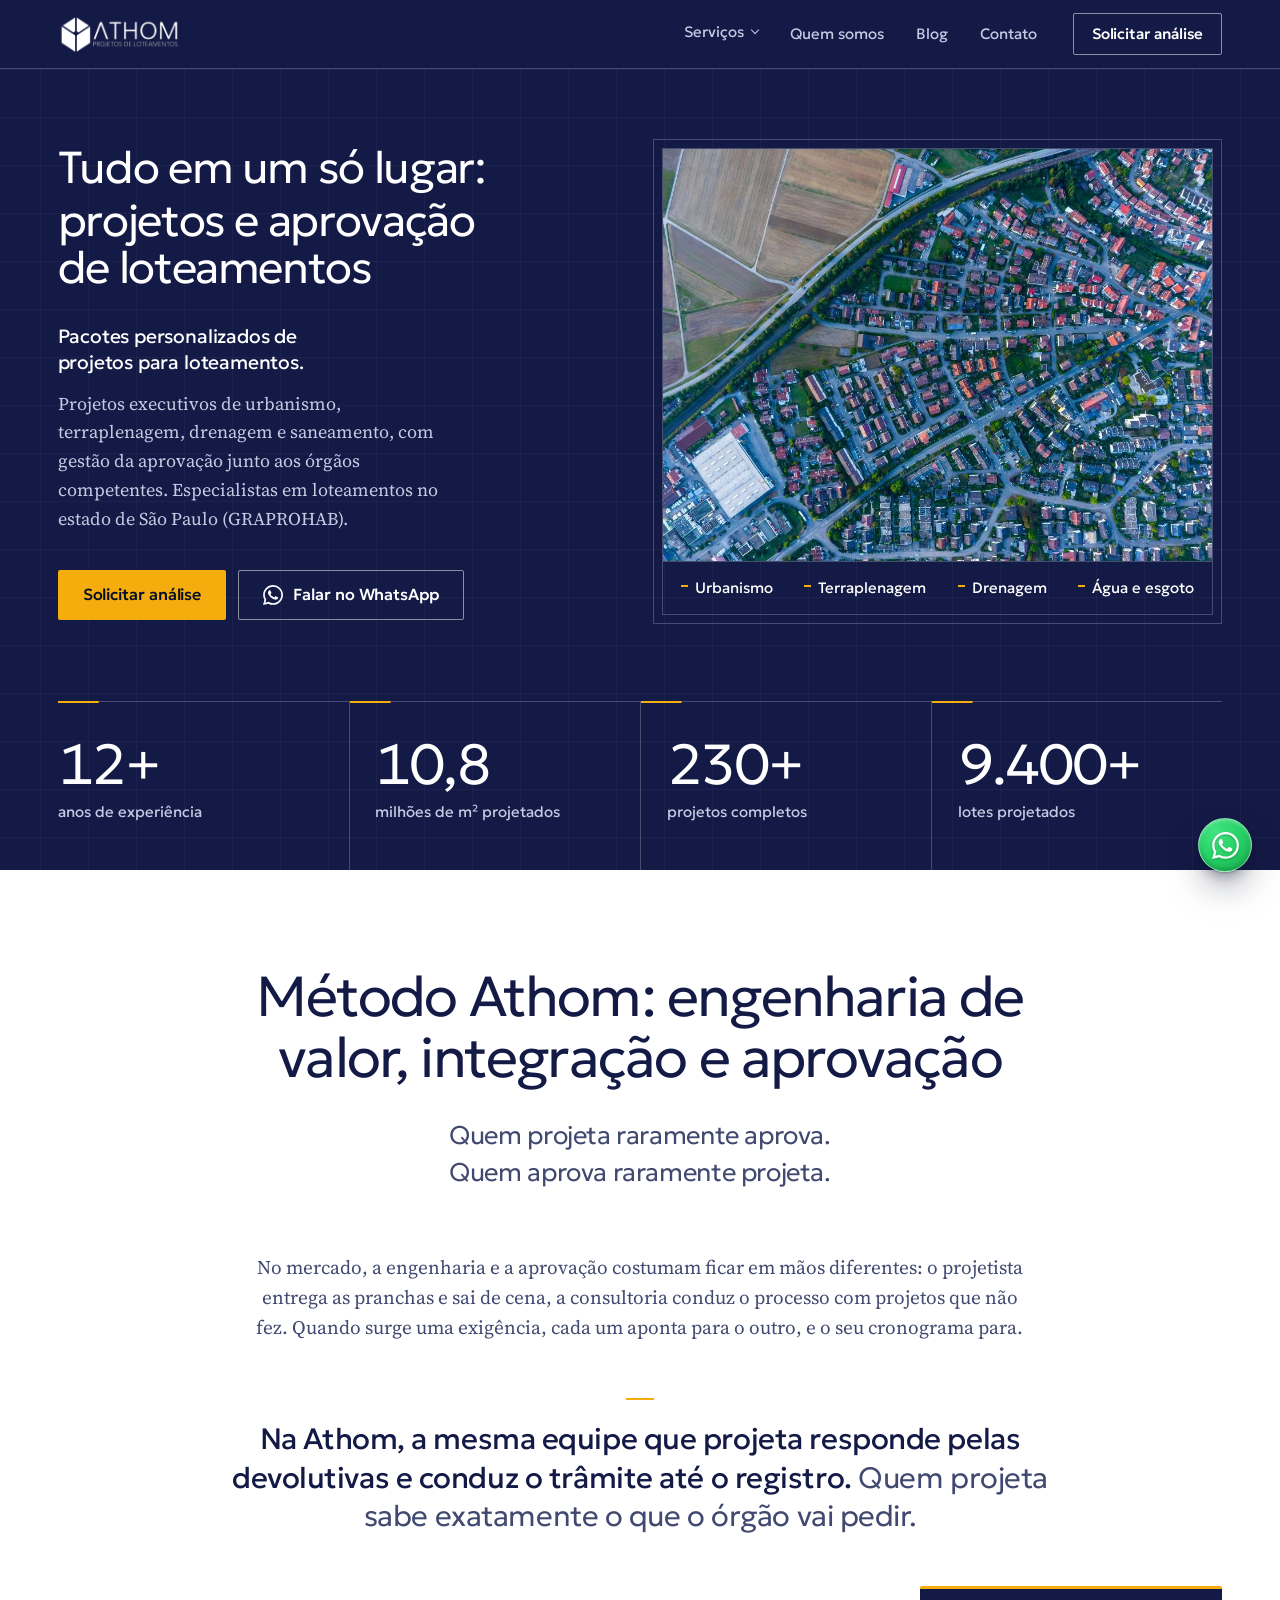
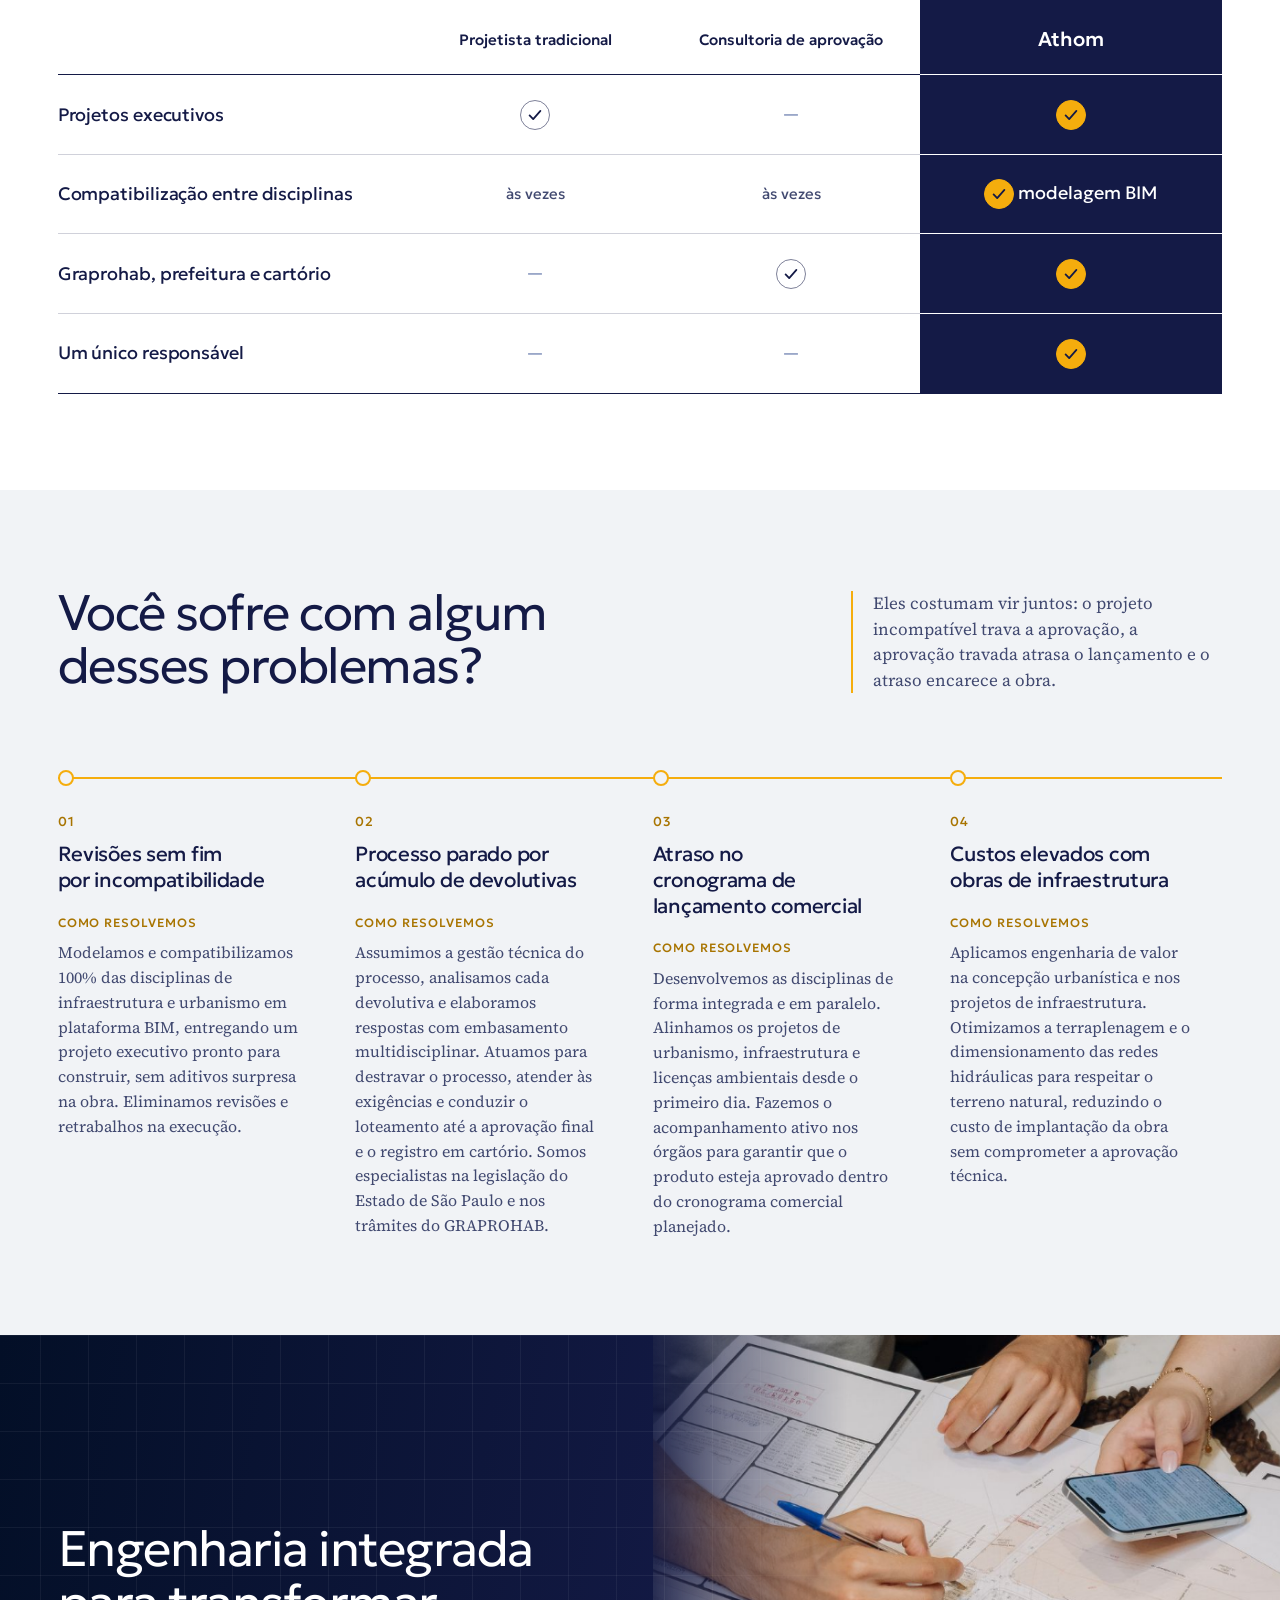
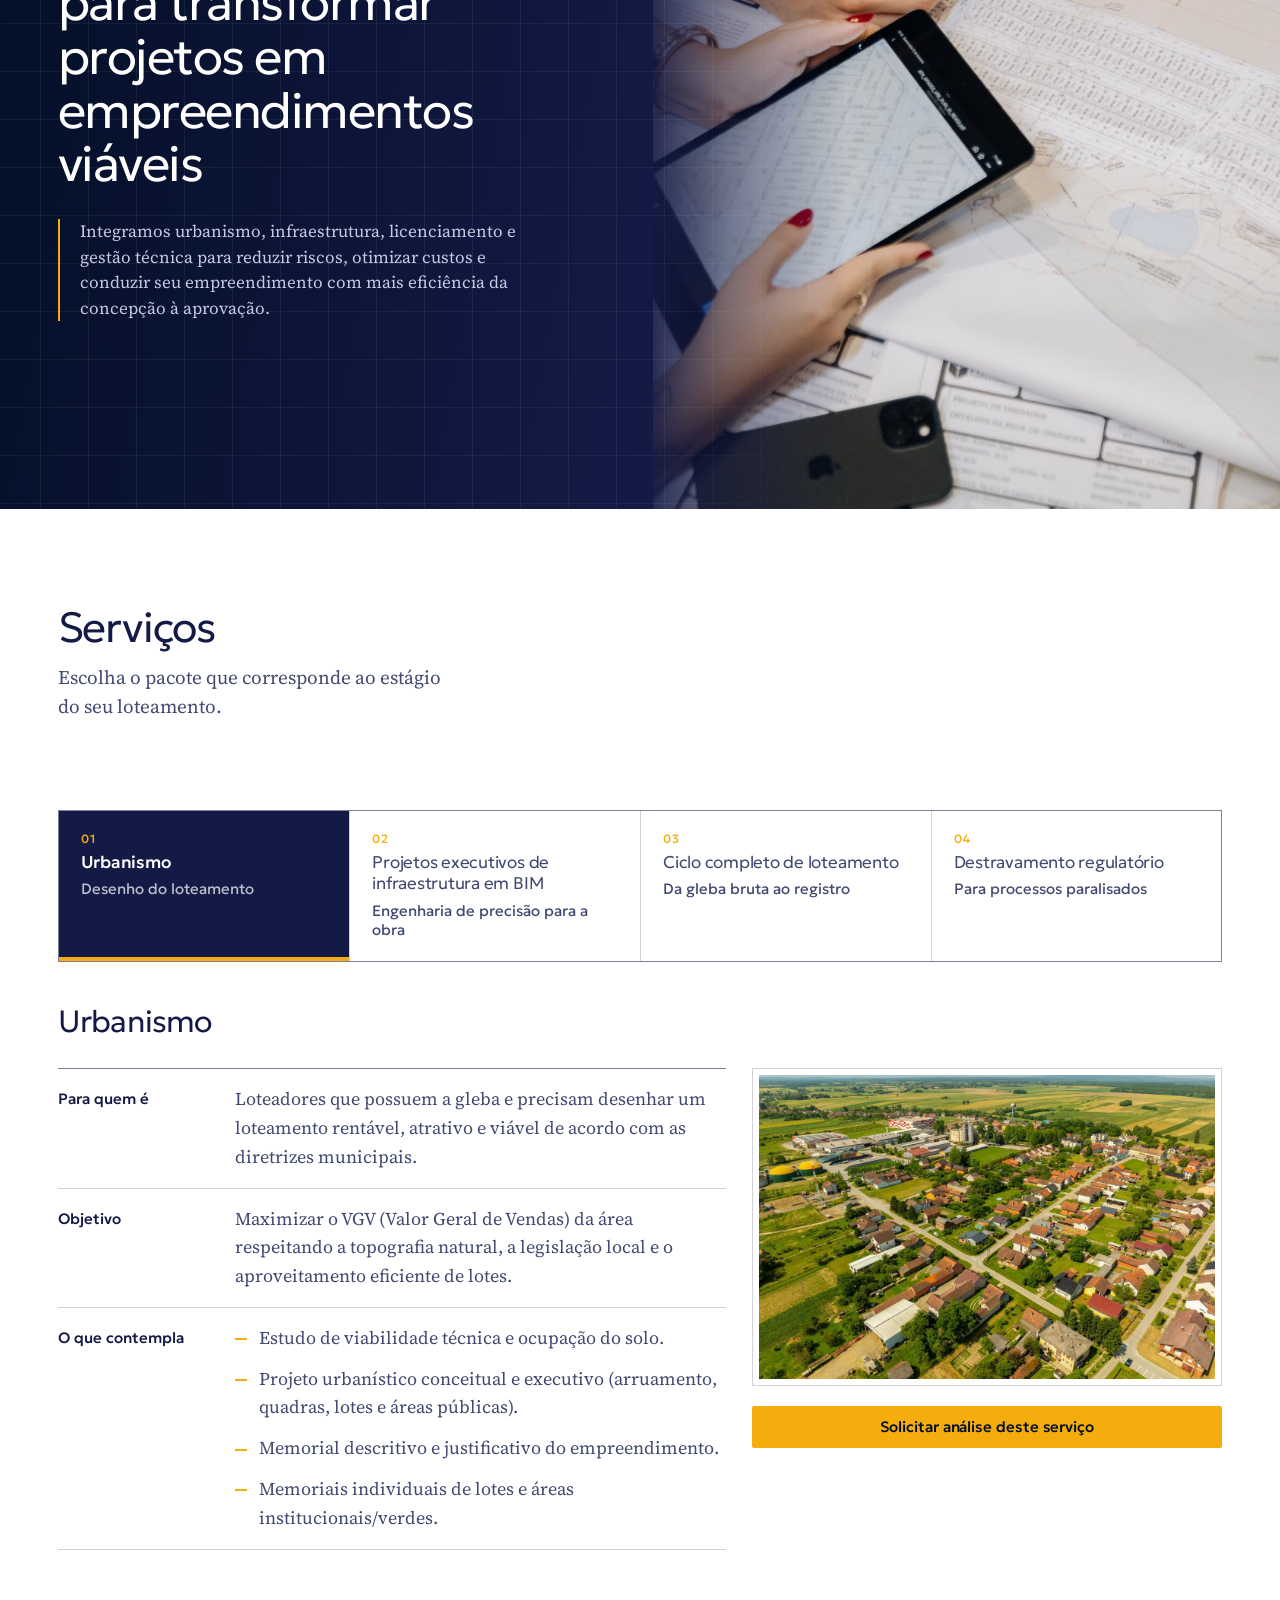
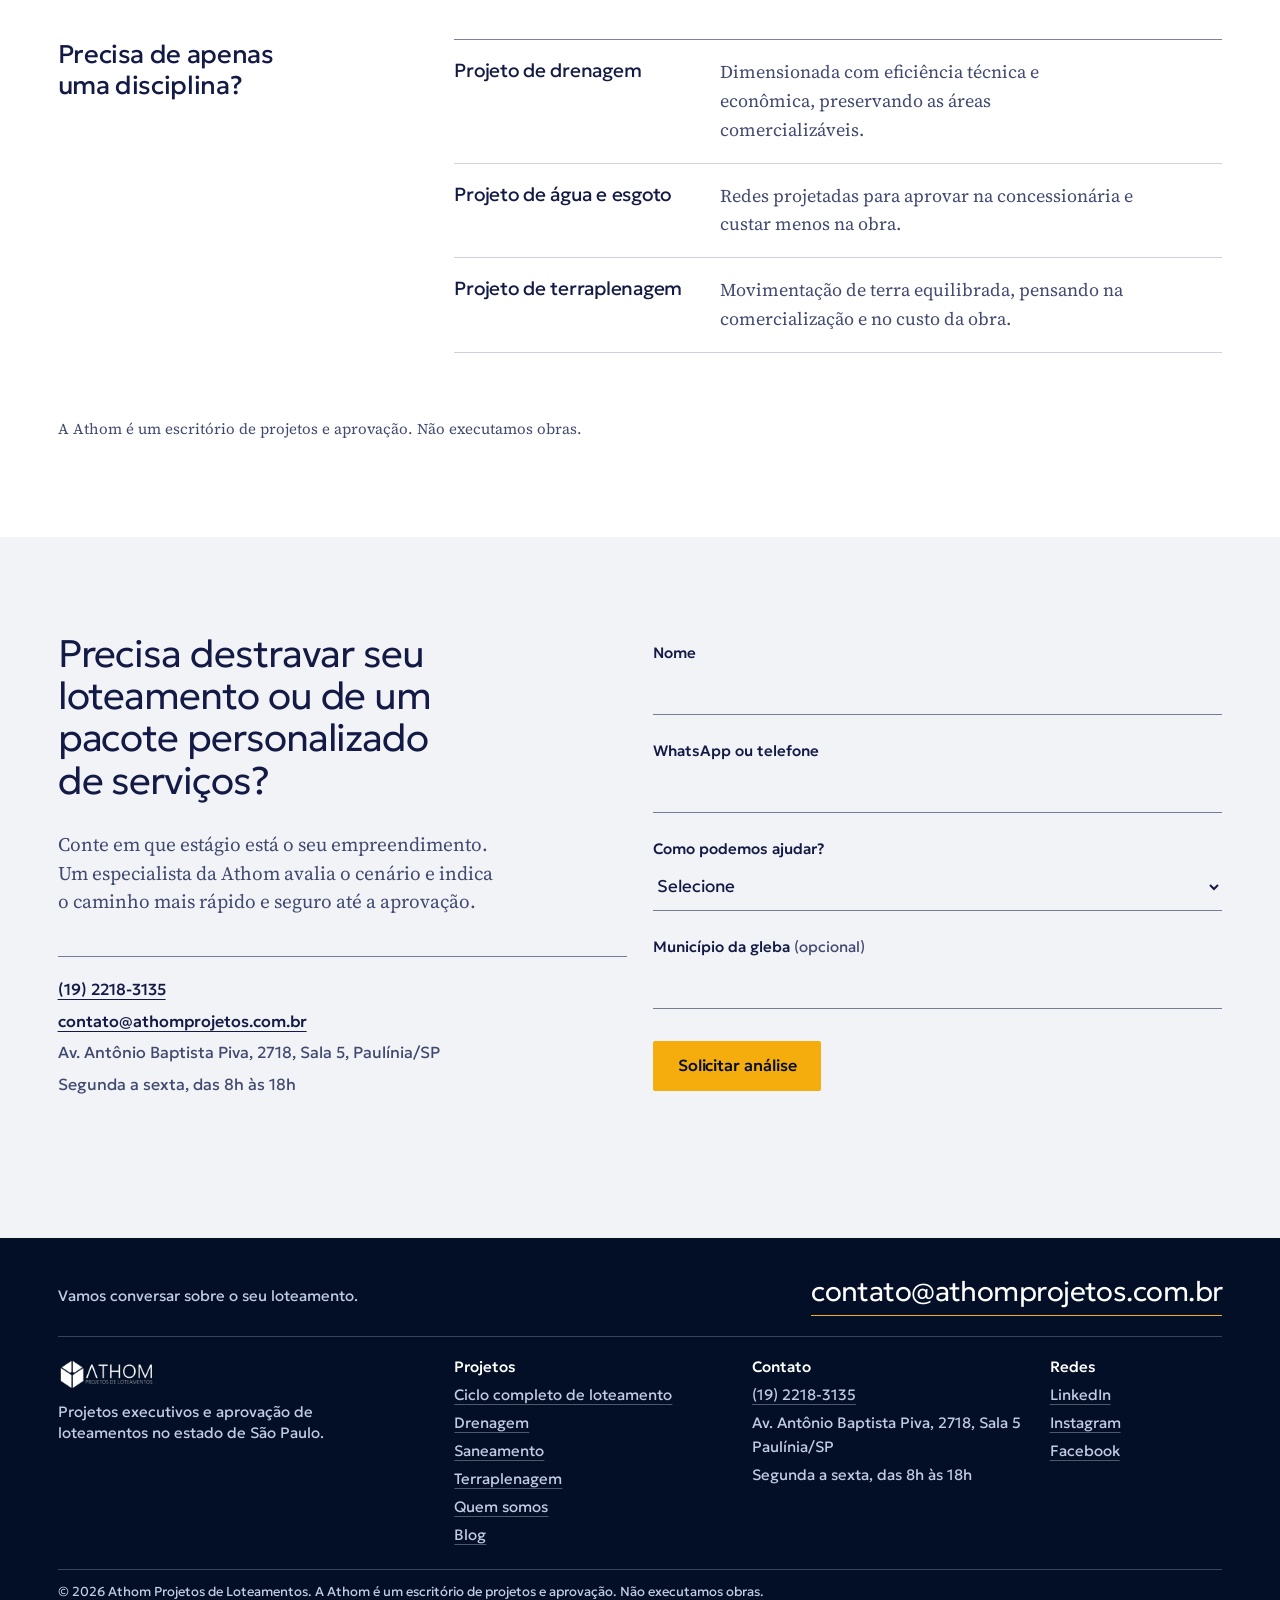
<file: index.html>
<!doctype html>
<html lang="pt-BR">
<head>
  <meta charset="utf-8">
  <meta name="viewport" content="width=device-width, initial-scale=1">
  <!-- Google tag (gtag.js) -->
  <script async src="https://www.googletagmanager.com/gtag/js?id=GTM-M7RLVJPD"></script>
  <script>
    window.dataLayer = window.dataLayer || [];
    function gtag(){dataLayer.push(arguments);}
    gtag('js', new Date());
    gtag('config', 'GTM-M7RLVJPD');
    gtag('config', 'AW-18466686792');
  </script>
  <title>Athom | Projetos e aprovação de loteamentos em SP</title>
  <meta name="description" content="Projetos executivos de urbanismo, terraplenagem, drenagem e saneamento, com gestão da aprovação no GRAPROHAB, prefeitura e cartório. Especialistas em loteamentos no estado de São Paulo.">
  <meta name="theme-color" content="#141a46">
  <link rel="icon" href="assets/favicon.svg" type="image/svg+xml">

  <link rel="preconnect" href="https://fonts.googleapis.com">
  <link rel="preconnect" href="https://fonts.gstatic.com" crossorigin>
  <link href="https://fonts.googleapis.com/css2?family=Archivo:wdth,wght@75..100,500..700&family=Geologica:wght@300;400;500;600&family=Source+Serif+4:opsz,wght@8..60,400;8..60,600&display=swap" rel="stylesheet">
  <link rel="stylesheet" href="css/styles.css?v=20261023g">
  <script>
    /* liga o movimento antes da primeira pintura; se js/motion.js não carregar em 3 s, a página volta ao estado estático */
    if (!matchMedia('(prefers-reduced-motion: reduce)').matches && 'IntersectionObserver' in window) {
      document.documentElement.classList.add('has-motion');
      setTimeout(function () { if (!window.__athomMotion) document.documentElement.classList.remove('has-motion'); }, 3000);
    }
  </script>

  <script type="application/ld+json">
  {
    "@context": "https://schema.org",
    "@type": "ProfessionalService",
    "name": "Athom Projetos de Loteamentos",
    "description": "Projetos executivos e aprovação de loteamentos no estado de São Paulo (GRAPROHAB).",
    "telephone": "+55-19-2218-3135",
    "email": "contato@athomprojetos.com.br",
    "address": {
      "@type": "PostalAddress",
      "streetAddress": "Av. Antônio Baptista Piva, 2718, Sala 5",
      "addressLocality": "Paulínia",
      "addressRegion": "SP",
      "addressCountry": "BR"
    },
    "areaServed": "São Paulo, Brasil",
    "openingHours": "Mo-Fr 08:00-18:00"
  }
  </script>
</head>
<body>
  <a class="skip-link" href="#conteudo">Ir para o conteúdo</a>

  <svg width="0" height="0" style="position:absolute" aria-hidden="true" focusable="false">
    <symbol id="i-check" viewBox="0 0 20 20"><path d="m4 10.5 4 4 8-9" fill="none" stroke="currentColor" stroke-width="2" stroke-linecap="round" stroke-linejoin="round"/></symbol>
    <symbol id="i-whatsapp" viewBox="0 0 24 24"><path fill="currentColor" d="M17.47 14.38c-.3-.15-1.76-.87-2.03-.97-.27-.1-.47-.15-.67.15-.2.3-.77.97-.94 1.16-.17.2-.35.22-.65.08-.3-.15-1.26-.46-2.4-1.48-.89-.8-1.49-1.77-1.66-2.07-.17-.3-.02-.46.13-.61.14-.13.3-.35.45-.52.15-.18.2-.3.3-.5.1-.21.05-.38-.03-.53-.07-.15-.67-1.62-.92-2.2-.24-.59-.49-.51-.67-.51h-.57c-.2 0-.52.07-.8.37-.27.3-1.04 1.02-1.04 2.48s1.07 2.87 1.22 3.07c.15.2 2.1 3.2 5.08 4.48.7.3 1.26.49 1.7.63.71.23 1.36.2 1.87.12.57-.09 1.76-.72 2-1.41.25-.7.25-1.29.17-1.41-.07-.13-.27-.2-.57-.35ZM12.05 21.79a9.87 9.87 0 0 1-5.03-1.38l-.36-.21-3.74.98 1-3.65-.24-.37a9.86 9.86 0 0 1-1.51-5.26c0-5.45 4.44-9.88 9.89-9.88 2.64 0 5.12 1.03 6.99 2.9a9.83 9.83 0 0 1 2.89 6.99c0 5.45-4.44 9.88-9.89 9.88Zm8.41-18.3A11.82 11.82 0 0 0 12.05 0C5.5 0 .16 5.34.16 11.9c0 2.1.55 4.14 1.59 5.95L.06 24l6.3-1.65a11.88 11.88 0 0 0 5.69 1.45c6.55 0 11.89-5.34 11.89-11.9 0-3.18-1.24-6.17-3.48-8.41Z"/></symbol>
  </svg>

  <!-- ============ Cabeçalho ============ -->
  <header class="site-header" id="topo">
    <div class="container site-header__bar">
      <a class="brand" href="#topo" aria-label="Athom Projetos de Loteamentos, início">
        <img src="assets/logo-athom.png" width="130" height="40" alt="Athom Projetos de Loteamentos">
      </a>

      <button class="nav-toggle" type="button" aria-expanded="false" aria-controls="menu">Menu</button>

      <nav class="nav" id="menu" aria-label="Principal">
        <ul>
          <li class="nav__item">
            <button class="nav__trigger" type="button" aria-expanded="false" aria-controls="submenu-servicos">Serviços</button>
            <ul class="subnav" id="submenu-servicos">
              <li><a href="projeto-completo.html">Ciclo completo de loteamento</a></li>
              <li><a href="projeto-terraplenagem.html">Terraplenagem</a></li>
              <li><a href="projeto-saneamento.html">Saneamento</a></li>
              <li><a href="projeto-drenagem.html">Drenagem</a></li>
            </ul>
          </li>
          <li><a href="quem-somos.html">Quem somos</a></li>
          <li><a href="blog.html">Blog</a></li>
          <li><a href="#contato">Contato</a></li>
        </ul>
        <a class="btn btn--primary btn--sm" href="#contato" data-whatsapp>Solicitar análise</a>
      </nav>
    </div>
  </header>

  <main id="conteudo">

    <!-- ============ Hero ============ -->
    <section class="hero" aria-labelledby="hero-title">
      <div class="hero__inner">
        <div class="hero__copy">
          <h1 id="hero-title">Tudo em um só lugar: <span class="hero__title-rest">projetos e aprovação de loteamentos</span></h1>
          <p class="hero__lead">Pacotes personalizados de projetos para loteamentos.</p>
          <p class="hero__text">Projetos executivos de urbanismo, terraplenagem, drenagem e saneamento, com gestão da aprovação junto aos órgãos competentes. Especialistas em loteamentos no estado de São Paulo (GRAPROHAB).</p>

          <div class="hero__actions">
            <a class="btn btn--primary" href="#contato">Solicitar análise</a>
            <a class="btn btn--ghost" href="#contato" data-whatsapp>
              <svg class="icon" aria-hidden="true"><use href="#i-whatsapp"/></svg>
              Falar no WhatsApp
            </a>
          </div>
        </div>

        <figure class="hero__plan hero__plan--photo">
          <div class="hero__plan-art">
            <img src="assets/img/servicos/loteamento-aereo.jpg" width="960" height="720"
                 alt="Vista aérea de cima de um bairro planejado, com quadras, lotes e ruas avançando sobre áreas de plantio">
          </div>
          <figcaption class="plan-controls plan-controls--static">
            <ul class="layers">
              <li>Urbanismo</li>
              <li>Terraplenagem</li>
              <li>Drenagem</li>
              <li>Água e esgoto</li>
            </ul>
          </figcaption>
        </figure>
      </div>

      <div class="container">
        <dl class="stats">
          <div class="stats__item">
            <dt>anos de experiência</dt>
            <dd>12+</dd>
          </div>
          <div class="stats__item">
            <dt>milhões de m² projetados</dt>
            <dd>10,8</dd>
          </div>
          <div class="stats__item">
            <dt>projetos completos</dt>
            <dd>230+</dd>
          </div>
          <div class="stats__item">
            <dt>lotes projetados</dt>
            <dd>9.400+</dd>
          </div>
        </dl>
      </div>
    </section>

    <!-- ============ Método ============ -->
    <section class="section section--white" id="metodo" aria-labelledby="metodo-title">
      <div class="container">
        <div class="method__head">
          <h2 id="metodo-title" class="method__title">Método Athom: engenharia de valor, integração e aprovação</h2>
          <p class="statement">
            <span>Quem projeta raramente aprova.</span>
            <span>Quem aprova raramente projeta.</span>
          </p>
        </div>

        <div class="method__body">
          <div class="prose method__problem">
            <p>No mercado, a engenharia e a aprovação costumam ficar em mãos diferentes: o projetista entrega as pranchas e sai de cena, a consultoria conduz o processo com projetos que não fez. Quando surge uma exigência, cada um aponta para o outro, e o seu cronograma para.</p>
          </div>
          <div class="prose method__answer">
            <p><strong>Na Athom, a mesma equipe que projeta responde pelas devolutivas e conduz o trâmite até o registro.</strong> Quem projeta sabe exatamente o que o órgão vai pedir.</p>
          </div>
        </div>

        <div class="table-wrap" tabindex="0" role="region" aria-label="Comparativo entre modelos de contratação">
          <table class="compare">
            <caption class="sr">Comparativo entre projetista tradicional, consultoria de aprovação e Athom</caption>
            <colgroup>
              <col class="compare__col-label">
              <col class="compare__col-other">
              <col class="compare__col-other">
              <col class="compare__col-athom">
            </colgroup>
            <thead>
              <tr>
                <td></td>
                <th scope="col">Projetista tradicional</th>
                <th scope="col">Consultoria de aprovação</th>
                <th scope="col" class="compare__athom">Athom</th>
              </tr>
            </thead>
            <tbody>
              <tr>
                <th scope="row">Projetos executivos</th>
                <td><svg class="tick" aria-hidden="true"><use href="#i-check"/></svg><span class="sr">Sim</span></td>
                <td><span class="dash" aria-hidden="true">—</span><span class="sr">Não</span></td>
                <td class="compare__athom"><svg class="tick" aria-hidden="true"><use href="#i-check"/></svg><span class="sr">Sim</span></td>
              </tr>
              <tr>
                <th scope="row">Compatibilização entre disciplinas</th>
                <td class="sometimes">às vezes</td>
                <td class="sometimes">às vezes</td>
                <td class="compare__athom"><svg class="tick" aria-hidden="true"><use href="#i-check"/></svg><span class="sr">Sim,</span> modelagem BIM</td>
              </tr>
              <tr>
                <th scope="row">Graprohab, prefeitura e cartório</th>
                <td><span class="dash" aria-hidden="true">—</span><span class="sr">Não</span></td>
                <td><svg class="tick" aria-hidden="true"><use href="#i-check"/></svg><span class="sr">Sim</span></td>
                <td class="compare__athom"><svg class="tick" aria-hidden="true"><use href="#i-check"/></svg><span class="sr">Sim</span></td>
              </tr>
              <tr>
                <th scope="row">Um único responsável</th>
                <td><span class="dash" aria-hidden="true">—</span><span class="sr">Não</span></td>
                <td><span class="dash" aria-hidden="true">—</span><span class="sr">Não</span></td>
                <td class="compare__athom"><svg class="tick" aria-hidden="true"><use href="#i-check"/></svg><span class="sr">Sim</span></td>
              </tr>
            </tbody>
          </table>
        </div>
      </div>
    </section>

    <!-- ============ Travas ============ -->
    <!-- as quatro travas, como uma cadeia em que uma derruba a seguinte -->
    <section class="section section--paper" id="travas" aria-labelledby="travas-title">
      <div class="container">
        <!-- ato 1: a dor -->
        <div class="travas__ask">
          <h2 class="travas__ask-title" id="travas-title">Você sofre com algum desses problemas?</h2>
          <p class="lead">Eles costumam vir juntos: o projeto incompatível trava a aprovação, a aprovação travada atrasa o lançamento e o atraso encarece a obra.</p>
        </div>

        <!-- um fio dourado liga as quatro travas e se desenha ao rolar; cada uma cai na seguinte.
             Em cada uma, o problema no título e a resposta da Athom logo abaixo -->
        <ol class="chain">
          <li style="--n: 0">
            <h3>Revisões sem fim por incompatibilidade</h3>
            <p class="chain__label">Como resolvemos</p>
            <p>Modelamos e compatibilizamos 100% das disciplinas de infraestrutura e urbanismo em plataforma BIM, entregando um projeto executivo pronto para construir, sem aditivos surpresa na obra. Eliminamos revisões e retrabalhos na execução.</p>
          </li>
          <li style="--n: 1">
            <h3>Processo parado por acúmulo de devolutivas</h3>
            <p class="chain__label">Como resolvemos</p>
            <p>Assumimos a gestão técnica do processo, analisamos cada devolutiva e elaboramos respostas com embasamento multidisciplinar. Atuamos para destravar o processo, atender às exigências e conduzir o loteamento até a aprovação final e o registro em cartório. Somos especialistas na legislação do Estado de São Paulo e nos trâmites do GRAPROHAB.</p>
          </li>
          <li style="--n: 2">
            <h3>Atraso no cronograma de lançamento comercial</h3>
            <p class="chain__label">Como resolvemos</p>
            <p>Desenvolvemos as disciplinas de forma integrada e em paralelo. Alinhamos os projetos de urbanismo, infraestrutura e licenças ambientais desde o primeiro dia. Fazemos o acompanhamento ativo nos órgãos para garantir que o produto esteja aprovado dentro do cronograma comercial planejado.</p>
          </li>
          <li style="--n: 3">
            <h3>Custos elevados com obras de infraestrutura</h3>
            <p class="chain__label">Como resolvemos</p>
            <p>Aplicamos engenharia de valor na concepção urbanística e nos projetos de infraestrutura. Otimizamos a terraplenagem e o dimensionamento das redes hidráulicas para respeitar o terreno natural, reduzindo o custo de implantação da obra sem comprometer a aprovação técnica.</p>
          </li>
        </ol>
      </div>
    </section>

    <!-- ============ Engenharia integrada ============ -->
    <!-- logo depois das travas, como a resposta a elas: o texto à esquerda e, à direita,
         mãos sobre as pranchas, dissolvendo-se no azul -->
    <section class="integrada" id="integrada" aria-labelledby="integrada-title">
      <div class="container">
        <div class="travas__screen">
          <div class="travas__head">
            <h2 id="integrada-title">Engenharia integrada para transformar projetos em empreendimentos viáveis</h2>
            <p class="lead">Integramos urbanismo, infraestrutura, licenciamento e gestão técnica para reduzir riscos, otimizar custos e conduzir seu empreendimento com mais eficiência da concepção à aprovação.</p>
          </div>

          <figure class="travas__team">
            <img src="assets/img/maos-prancha.jpg" width="1800" height="1200" loading="lazy"
                 alt="Mãos da equipe da Athom sobre pranchas de loteamento, uma delas marcando o projeto num tablet">
          </figure>
        </div>
      </div>
    </section>


    <!-- ============ Serviços ============ -->
    <section class="section section--white" id="servicos" aria-labelledby="servicos-title">
      <div class="container">
        <header class="grid services__head">
          <h2 id="servicos-title">Serviços</h2>
          <p class="lead">Escolha o pacote que corresponde ao estágio do seu loteamento.</p>
        </header>

        <div class="services grid" data-tabs>
          <div class="services__nav">
          <div class="tablist" role="tablist" aria-label="Serviços da Athom">
            <button class="tab" role="tab" id="tab-urbanismo" aria-controls="panel-urbanismo" aria-selected="true" data-service="Urbanismo" data-key="urbanismo">
              <span class="tab__num">01</span>
              <span class="tab__name">Urbanismo</span>
              <span class="tab__hint">Desenho do loteamento</span>
            </button>
            <button class="tab" role="tab" id="tab-infra" aria-controls="panel-infra" aria-selected="false" tabindex="-1" data-service="Projetos executivos de infraestrutura em BIM" data-key="infra">
              <span class="tab__num">02</span>
              <span class="tab__name">Projetos executivos de infraestrutura em BIM</span>
              <span class="tab__hint">Engenharia de precisão para a obra</span>
            </button>
            <button class="tab" role="tab" id="tab-ciclo" aria-controls="panel-ciclo" aria-selected="false" tabindex="-1" data-service="Ciclo completo de loteamento" data-key="ciclo">
              <span class="tab__num">03</span>
              <span class="tab__name">Ciclo completo de loteamento</span>
              <span class="tab__hint">Da gleba bruta ao registro</span>
            </button>
            <button class="tab" role="tab" id="tab-destrave" aria-controls="panel-destrave" aria-selected="false" tabindex="-1" data-service="Destravamento regulatório" data-key="destrave">
              <span class="tab__num">04</span>
              <span class="tab__name">Destravamento regulatório</span>
              <span class="tab__hint">Para processos paralisados</span>
            </button>
          </div>

          </div>

          <div class="tabpanels">
              <div class="tabpanel" role="tabpanel" id="panel-urbanismo" aria-labelledby="tab-urbanismo" tabindex="0">
                <h3>Urbanismo</h3>
                <div class="tabpanel__grid">
                  <div>
                    <h4>Para quem é</h4>
                    <p>Loteadores que possuem a gleba e precisam desenhar um loteamento rentável, atrativo e viável de acordo com as diretrizes municipais.</p>
                  </div>
                  <div>
                    <h4>Objetivo</h4>
                    <p>Maximizar o VGV (Valor Geral de Vendas) da área respeitando a topografia natural, a legislação local e o aproveitamento eficiente de lotes.</p>
                  </div>
                  <div class="tabpanel__wide">
                    <h4>O que contempla</h4>
                    <ul class="checklist">
                      <li>Estudo de viabilidade técnica e ocupação do solo.</li>
                      <li>Projeto urbanístico conceitual e executivo (arruamento, quadras, lotes e áreas públicas).</li>
                      <li>Memorial descritivo e justificativo do empreendimento.</li>
                      <li>Memoriais individuais de lotes e áreas institucionais/verdes.</li>
                    </ul>
                  </div>
                </div>
              </div>

              <div class="tabpanel" role="tabpanel" id="panel-infra" aria-labelledby="tab-infra" tabindex="0" hidden>
                <h3>Projetos executivos de infraestrutura em BIM</h3>
                <div class="tabpanel__grid">
                  <div>
                    <h4>Para quem é</h4>
                    <p>Loteadores que já possuem o desenho urbanístico aprovado ou em andamento, mas precisam da engenharia de precisão para canteiro de obras e concessionárias.</p>
                  </div>
                  <div>
                    <h4>Objetivo</h4>
                    <p>Eliminar conflitos entre redes hidráulicas e terraplenagem antes da execução, evitando aditivos de contrato e retrabalho na obra.</p>
                  </div>
                  <div class="tabpanel__wide">
                    <h4>O que contempla</h4>
                    <ul class="checklist">
                      <li>Projeto de terraplenagem e movimentação de terra.</li>
                      <li>Projeto de drenagem de águas pluviais.</li>
                      <li>Projeto de água e esgoto.</li>
                      <li>Compatibilização e testes de interferência de redes em modelo 3D (BIM).</li>
                    </ul>
                  </div>
                </div>
              </div>

              <div class="tabpanel" role="tabpanel" id="panel-ciclo" aria-labelledby="tab-ciclo" tabindex="0" hidden>
                <h3>Ciclo completo de loteamento</h3>
                <div class="tabpanel__grid">
                  <div>
                    <h4>Para quem é</h4>
                    <p>Loteadores que buscam gestão única, previsibilidade de prazos e a entrega do produto totalmente aprovado, da gleba bruta ao registro.</p>
                  </div>
                  <div>
                    <h4>Objetivo</h4>
                    <p>Desenvolver os projetos de engenharia e coordenar todo o processo de aprovação junto aos órgãos competentes, acompanhando as análises, atendendo às devolutivas e antecipando possíveis entraves até a aprovação e o registro do loteamento em cartório, deixando o empreendimento pronto para as próximas etapas de comercialização e implantação.</p>
                  </div>
                  <div class="tabpanel__wide">
                    <h4>O que contempla</h4>
                    <ul class="checklist">
                      <li><strong>Urbanismo e estudos:</strong> viabilidade técnica, projeto urbanístico, sinalização viária, pavimentação e Estudo de Impacto de Vizinhança (EIV).</li>
                      <li><strong>Projetos executivos BIM:</strong> terraplenagem, drenagem, água e esgoto.</li>
                      <li><strong>Estudos ambientais:</strong> laudo técnico de recursos naturais, planta urbanística ambiental, projetos de revegetação e compensação ambiental (Graprohab).</li>
                      <li><strong>Gestão ativa de aprovação:</strong> estratégia e regularização da gleba, aprovação municipal, concessionárias, colegiado Graprohab e Cartório de Imóveis.</li>
                    </ul>
                  </div>
                </div>
              </div>

              <div class="tabpanel" role="tabpanel" id="panel-destrave" aria-labelledby="tab-destrave" tabindex="0" hidden>
                <h3>Destravamento regulatório</h3>
                <div class="tabpanel__grid">
                  <div>
                    <h4>Para quem é</h4>
                    <p>Loteadores com processos paralisados, acumulando exigências pendentes ou enfrentando gargalos técnicos nos órgãos.</p>
                  </div>
                  <div>
                    <h4>Objetivo</h4>
                    <p>Destravar o processo parado e avançar até a emissão do decreto de aprovação e registro em cartório.</p>
                  </div>
                  <div class="tabpanel__wide">
                    <h4>O que contempla</h4>
                    <ul class="checklist">
                      <li>Análise diagnóstica e conferência analítica de comunique-se e devolutivas.</li>
                      <li>Ajustes multidisciplinares em projetos e documentos (urbanístico, infraestrutura e ambiental).</li>
                      <li>Emissão de respostas fundamentadas e atendimento de exigências no Graprohab, prefeituras, concessionárias e cartórios.</li>
                    </ul>
                  </div>
                </div>
              </div>
          </div>

          <div class="services__aside">
            <figure class="service-figure" aria-hidden="true">
                <div class="service-figure__art">
                  <img class="service-photo service-photo--urbanismo" src="assets/img/servicos/urb-loteamento.jpg" width="1200" height="899" loading="lazy" alt="">
                  <img class="service-photo service-photo--infra" src="assets/img/servicos/bim-corte-rua.svg" width="1200" height="900" loading="lazy" alt="">
                  <img class="service-photo service-photo--ciclo" src="assets/img/servicos/ciclo-bairro.jpg" width="1200" height="900" loading="lazy" alt="">
                  <img class="service-photo service-photo--destrave" src="assets/img/servicos/destrave-equipe.jpg" width="1200" height="800" loading="lazy" alt="">
                </div>
            </figure>
            <a class="btn btn--primary btn--sm" href="#contato" data-pick-service="urbanismo" data-service-cta>Solicitar análise deste serviço</a>
          </div>
        </div>

        
        <div class="grid avulsos">
          <h3 class="avulsos__head">Precisa de apenas uma disciplina?</h3>
          <div class="avulsos__list">
            <a href="projeto-drenagem.html">
              <span class="avulsos__name">Projeto de drenagem</span>
              <span class="avulsos__desc">Dimensionada com eficiência técnica e econômica, preservando as áreas comercializáveis.</span>
            </a>
            <a href="projeto-saneamento.html">
              <span class="avulsos__name">Projeto de água e esgoto</span>
              <span class="avulsos__desc">Redes projetadas para aprovar na concessionária e custar menos na obra.</span>
            </a>
            <a href="projeto-terraplenagem.html">
              <span class="avulsos__name">Projeto de terraplenagem</span>
              <span class="avulsos__desc">Movimentação de terra equilibrada, pensando na comercialização e no custo da obra.</span>
            </a>
          </div>
        </div>

        <p class="fineprint">A Athom é um escritório de projetos e aprovação. Não executamos obras.</p>
      </div>
    </section>

    <!-- ============ Blog (conteúdo vem do WordPress; oculta se a API falhar) ============ -->
    <section class="blog-home" id="blog" aria-labelledby="blog-title" hidden>
      <div class="bh-bg" aria-hidden="true"><div class="bh-bg__layer"></div><div class="bh-bg__layer"></div></div>

      <div class="container bh">
        <header class="bh__head">
          <h2 id="blog-title">Blog</h2>
          <a class="bh__all" href="blog.html">Ver todos os artigos</a>
        </header>

        <div class="bh__feature" data-bh-feature aria-live="polite">
          <p class="bh__meta"><time data-bh-date></time><span data-bh-min></span></p>
          <h3 class="bh__title" data-bh-title></h3>
          <p class="bh__excerpt" data-bh-excerpt></p>
          <div class="bh__actions">
            <a class="btn btn--primary" href="blog.html" data-bh-read>Ler o artigo</a>
            <a class="btn btn--ghost" href="blog.html">Mais posts</a>
          </div>
        </div>

        <div class="bh__rail" data-blog-home role="region" aria-label="Artigos do blog, arraste para o lado"></div>

        <div class="bh__controls">
          <button class="bh__arrow" type="button" data-rail-prev aria-label="Artigo anterior"><svg viewBox="0 0 20 20" aria-hidden="true"><path d="M12 5 7 10l5 5" fill="none" stroke="currentColor" stroke-width="1.5"/></svg></button>
          <ol class="bh__scale" data-bh-scale aria-label="Escolher artigo"></ol>
          <button class="bh__arrow" type="button" data-rail-next aria-label="Próximo artigo"><svg viewBox="0 0 20 20" aria-hidden="true"><path d="m8 5 5 5-5 5" fill="none" stroke="currentColor" stroke-width="1.5"/></svg></button>
        </div>
      </div>
    </section>

    <!-- ============ Contato ============ -->
    <section class="section section--paper" id="contato" aria-labelledby="contato-title">
      <div class="container grid contact">
        <div class="contact__intro">
          <h2 id="contato-title">Precisa destravar seu loteamento ou de um pacote personalizado de serviços?</h2>
          <p class="lead">Conte em que estágio está o seu empreendimento. Um especialista da Athom avalia o cenário e indica o caminho mais rápido e seguro até a aprovação.</p>

          <ul class="contact-list">
            <li><a href="tel:+551922183135">(19) 2218-3135</a></li>
            <li><a href="mailto:contato@athomprojetos.com.br">contato@athomprojetos.com.br</a></li>
            <li>Av. Antônio Baptista Piva, 2718, Sala 5, Paulínia/SP</li>
            <li>Segunda a sexta, das 8h às 18h</li>
          </ul>
        </div>

        <form class="form" id="form-contato" novalidate>
          <div class="field">
            <label for="f-nome">Nome</label>
            <input id="f-nome" name="nome" type="text" autocomplete="name" required>
          </div>
          <div class="field">
            <label for="f-fone">WhatsApp ou telefone</label>
            <input id="f-fone" name="fone" type="tel" autocomplete="tel" inputmode="tel" required>
          </div>
          <div class="field">
            <label for="f-estagio">Como podemos ajudar?</label>
            <select id="f-estagio" name="estagio" required>
              <option value="">Selecione</option>
              <option value="urbanismo">Tenho a gleba e preciso do desenho do loteamento</option>
              <option value="infra">Tenho o urbanístico e preciso dos projetos executivos</option>
              <option value="ciclo">Quero gestão única, da gleba bruta ao registro</option>
              <option value="destrave">Meu processo está parado ou com exigências</option>
              <option value="drenagem">Preciso do projeto de drenagem</option>
              <option value="saneamento">Preciso do projeto de água e esgoto</option>
              <option value="terraplenagem">Preciso do projeto de terraplenagem</option>
              <option value="outro">Ainda não sei, quero conversar</option>
            </select>
          </div>
          <div class="field">
            <label for="f-municipio">Município da gleba <span class="optional">(opcional)</span></label>
            <input id="f-municipio" name="municipio" type="text" autocomplete="address-level2">
          </div>

          <div class="form__actions">
            <button class="btn btn--primary" type="submit">Solicitar análise</button>
          </div>
          <p class="form__feedback" id="form-feedback" role="status" aria-live="polite"></p>
        </form>
      </div>
    </section>
  </main>

  <!-- ============ Rodapé ============ -->
  <footer class="site-footer">
    <div class="container">
      <div class="site-footer__top">
        <p class="site-footer__cta">Vamos conversar sobre o seu loteamento.</p>
        <a class="site-footer__mail" href="mailto:contato@athomprojetos.com.br">contato@athomprojetos.com.br</a>
      </div>

      <div class="site-footer__grid">
        <div>
          <img src="assets/logo-athom.png" width="130" height="40" alt="Athom Projetos de Loteamentos" loading="lazy">
          <p class="site-footer__about">Projetos executivos e aprovação de loteamentos no estado de São Paulo.</p>
        </div>
        <div>
          <h2 class="site-footer__title">Projetos</h2>
          <ul>
            <li><a href="projeto-completo.html">Ciclo completo de loteamento</a></li>
            <li><a href="projeto-drenagem.html">Drenagem</a></li>
            <li><a href="projeto-saneamento.html">Saneamento</a></li>
            <li><a href="projeto-terraplenagem.html">Terraplenagem</a></li>
            <li><a href="quem-somos.html">Quem somos</a></li>
            <li><a href="blog.html">Blog</a></li>
          </ul>
        </div>
        <div>
          <h2 class="site-footer__title">Contato</h2>
          <ul>
            <li><a href="tel:+551922183135">(19) 2218-3135</a></li>
            <li>Av. Antônio Baptista Piva, 2718, Sala 5<br>Paulínia/SP</li>
            <li>Segunda a sexta, das 8h às 18h</li>
          </ul>
        </div>
        <div>
          <h2 class="site-footer__title">Redes</h2>
          <ul>
            <li><a href="https://www.linkedin.com/company/athom-projetos-e-consultoria" rel="noopener" target="_blank">LinkedIn</a></li>
            <li><a href="https://www.instagram.com/athomprojetos" rel="noopener" target="_blank">Instagram</a></li>
            <li><a href="https://www.facebook.com/athomprojetos" rel="noopener" target="_blank">Facebook</a></li>
          </ul>
        </div>
      </div>

      <p class="site-footer__legal">© <span id="ano">2026</span> Athom Projetos de Loteamentos. A Athom é um escritório de projetos e aprovação. Não executamos obras.</p>
    </div>
  </footer>

  <script src="js/main.js?v=20261023g"></script>
  <script src="js/blog.js?v=20261023g" defer></script>
  <script src="js/motion.js?v=20261023g" defer></script>
</body>
</html>
</file>
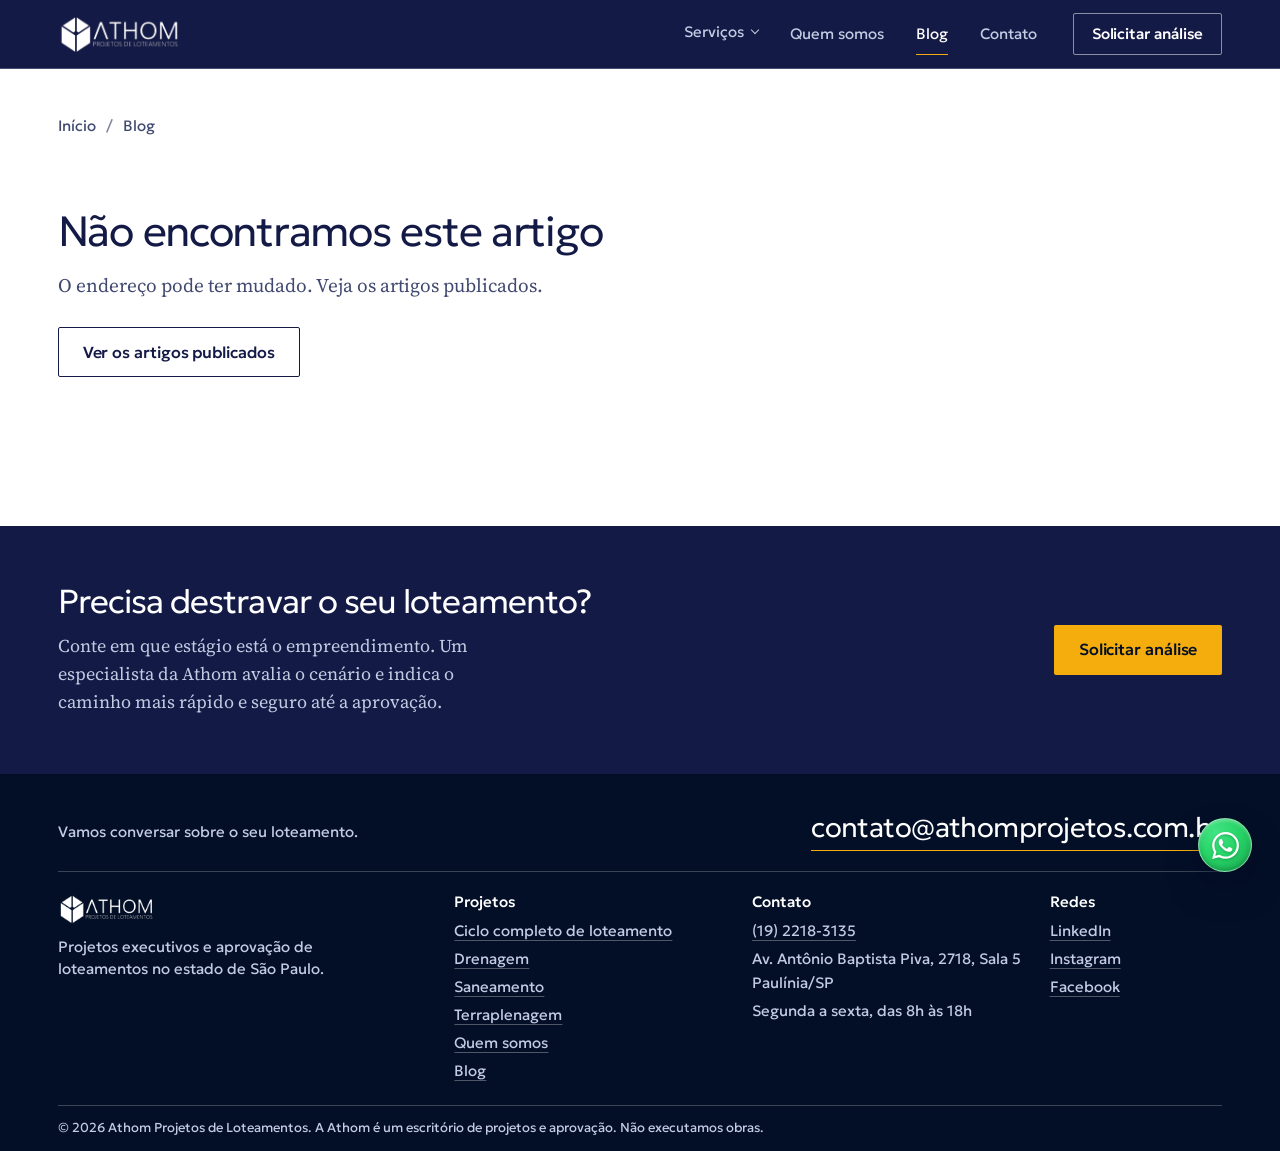
<file: blog-post.html>
<!doctype html>
<html lang="pt-BR">
<head>
  <meta charset="utf-8">
  <meta name="viewport" content="width=device-width, initial-scale=1">
  <!-- Google tag (gtag.js) -->
  <script async src="https://www.googletagmanager.com/gtag/js?id=GTM-M7RLVJPD"></script>
  <script>
    window.dataLayer = window.dataLayer || [];
    function gtag(){dataLayer.push(arguments);}
    gtag('js', new Date());
    gtag('config', 'GTM-M7RLVJPD');
    gtag('config', 'AW-18466686792');
  </script>
  <title>Artigo | Athom Projetos de Loteamentos</title>
  <meta name="description" content="Artigos da equipe Athom sobre projeto, legislação e aprovação de loteamentos.">
  <meta name="theme-color" content="#141a46">
  <link rel="icon" href="assets/favicon.svg" type="image/svg+xml">

  <link rel="preconnect" href="https://fonts.googleapis.com">
  <link rel="preconnect" href="https://fonts.gstatic.com" crossorigin>
  <link href="https://fonts.googleapis.com/css2?family=Geologica:wght@300;400;500;600&family=Source+Serif+4:opsz,wght@8..60,400;8..60,600&display=swap" rel="stylesheet">
  <link rel="stylesheet" href="css/styles.css?v=20261023g">
  <script>
    /* liga o movimento antes da primeira pintura; se js/motion.js não carregar em 3 s, a página volta ao estado estático */
    if (!matchMedia('(prefers-reduced-motion: reduce)').matches && 'IntersectionObserver' in window) {
      document.documentElement.classList.add('has-motion');
      setTimeout(function () { if (!window.__athomMotion) document.documentElement.classList.remove('has-motion'); }, 3000);
    }
  </script>
</head>
<body>
  <a class="skip-link" href="#conteudo">Ir para o conteúdo</a>

  <svg width="0" height="0" style="position:absolute" aria-hidden="true" focusable="false">
    <symbol id="i-check" viewBox="0 0 20 20"><path d="m4 10.5 4 4 8-9" fill="none" stroke="currentColor" stroke-width="2" stroke-linecap="round" stroke-linejoin="round"/></symbol>
    <symbol id="i-whatsapp" viewBox="0 0 24 24"><path fill="currentColor" d="M17.47 14.38c-.3-.15-1.76-.87-2.03-.97-.27-.1-.47-.15-.67.15-.2.3-.77.97-.94 1.16-.17.2-.35.22-.65.08-.3-.15-1.26-.46-2.4-1.48-.89-.8-1.49-1.77-1.66-2.07-.17-.3-.02-.46.13-.61.14-.13.3-.35.45-.52.15-.18.2-.3.3-.5.1-.21.05-.38-.03-.53-.07-.15-.67-1.62-.92-2.2-.24-.59-.49-.51-.67-.51h-.57c-.2 0-.52.07-.8.37-.27.3-1.04 1.02-1.04 2.48s1.07 2.87 1.22 3.07c.15.2 2.1 3.2 5.08 4.48.7.3 1.26.49 1.7.63.71.23 1.36.2 1.87.12.57-.09 1.76-.72 2-1.41.25-.7.25-1.29.17-1.41-.07-.13-.27-.2-.57-.35ZM12.05 21.79a9.87 9.87 0 0 1-5.03-1.38l-.36-.21-3.74.98 1-3.65-.24-.37a9.86 9.86 0 0 1-1.51-5.26c0-5.45 4.44-9.88 9.89-9.88 2.64 0 5.12 1.03 6.99 2.9a9.83 9.83 0 0 1 2.89 6.99c0 5.45-4.44 9.88-9.89 9.88Zm8.41-18.3A11.82 11.82 0 0 0 12.05 0C5.5 0 .16 5.34.16 11.9c0 2.1.55 4.14 1.59 5.95L.06 24l6.3-1.65a11.88 11.88 0 0 0 5.69 1.45c6.55 0 11.89-5.34 11.89-11.9 0-3.18-1.24-6.17-3.48-8.41Z"/></symbol>
  </svg>

  <!-- ============ Cabeçalho ============ -->
  <header class="site-header" id="topo">
    <div class="container site-header__bar">
      <a class="brand" href="index.html" aria-label="Athom Projetos de Loteamentos, início">
        <img src="assets/logo-athom.png" width="130" height="40" alt="Athom Projetos de Loteamentos">
      </a>

      <button class="nav-toggle" type="button" aria-expanded="false" aria-controls="menu">Menu</button>

      <nav class="nav" id="menu" aria-label="Principal">
        <ul>
          <li class="nav__item">
            <button class="nav__trigger" type="button" aria-expanded="false" aria-controls="submenu-servicos">Serviços</button>
            <ul class="subnav" id="submenu-servicos">
              <li><a href="projeto-completo.html">Ciclo completo de loteamento</a></li>
              <li><a href="projeto-terraplenagem.html">Terraplenagem</a></li>
              <li><a href="projeto-saneamento.html">Saneamento</a></li>
              <li><a href="projeto-drenagem.html">Drenagem</a></li>
            </ul>
          </li>
          <li><a href="quem-somos.html">Quem somos</a></li>
          <li><a href="blog.html" aria-current="page">Blog</a></li>
          <li><a href="index.html#contato">Contato</a></li>
        </ul>
        <a class="btn btn--primary btn--sm" href="index.html#contato">Solicitar análise</a>
      </nav>
    </div>
  </header>

  <main id="conteudo">
    <div class="read-progress" data-read-progress aria-hidden="true"><span></span></div>

    <article class="post" data-blog-post>
      <div class="container">
        <nav class="crumbs" aria-label="Você está em">
          <a href="index.html">Início</a>
          <a href="blog.html">Blog</a>
        </nav>

        <div class="skeleton skeleton--post" data-blog-skeleton aria-hidden="true">
          <span class="skeleton__line skeleton__line--title"></span>
          <span class="skeleton__line skeleton__line--title skeleton__line--short"></span>
          <span class="skeleton__img skeleton__img--wide"></span>
        </div>

        <div class="post__status" data-blog-status role="status" hidden>
          <h1 class="post__status-title" data-blog-status-title></h1>
          <p data-blog-status-text></p>
          <a class="btn btn--outline" href="blog.html">Ver os artigos publicados</a>
        </div>

        <div data-blog-article hidden>
          <h1 class="post__title" data-blog-title></h1>

          <figure class="plate plate--wide" data-blog-cover>
            <div class="plate__img"></div>
            <div class="stamp">
              <div class="stamp__cell"><span class="stamp__label">Publicado</span><time class="stamp__value" data-blog-date></time></div>
              <div class="stamp__cell"><span class="stamp__label">Leitura</span><span class="stamp__value" data-blog-reading></span></div>
              <div class="stamp__cell stamp__cell--share">
                <span class="stamp__label">Compartilhar</span>
                <span class="share">
                  <a data-share="linkedin" href="#" target="_blank" rel="noopener">LinkedIn</a>
                  <a data-share="whatsapp" href="#" target="_blank" rel="noopener">WhatsApp</a>
                  <button type="button" data-share="copy">Copiar link</button>
                </span>
              </div>
            </div>
          </figure>

          <div class="grid post__layout">
            <aside class="post__toc" data-blog-toc hidden aria-label="Neste artigo">
              <p class="post__toc-title">Neste artigo</p>
              <ul data-blog-toc-list></ul>
            </aside>
            <div class="post__body" data-blog-body></div>
          </div>
        </div>
      </div>
    </article>

    <section class="post-cta" aria-labelledby="cta-title">
      <div class="container grid post-cta__inner">
        <div class="post-cta__copy">
          <h2 id="cta-title">Precisa destravar o seu loteamento?</h2>
          <p>Conte em que estágio está o empreendimento. Um especialista da Athom avalia o cenário e indica o caminho mais rápido e seguro até a aprovação.</p>
        </div>
        <a class="btn btn--primary" href="index.html#contato">Solicitar análise</a>
      </div>
    </section>

    <section class="section section--paper post-more" data-blog-more hidden aria-labelledby="more-title">
      <div class="container">
        <header class="grid blog-head">
          <h2 id="more-title">Continue lendo</h2>
          <a class="btn btn--outline blog-head__all" href="blog.html">Ver todos os artigos</a>
        </header>
        <ul class="post-grid" data-blog-more-grid></ul>
      </div>
    </section>
  </main>

  <!-- ============ Rodapé ============ -->
  <footer class="site-footer">
    <div class="container">
      <div class="site-footer__top">
        <p class="site-footer__cta">Vamos conversar sobre o seu loteamento.</p>
        <a class="site-footer__mail" href="mailto:contato@athomprojetos.com.br">contato@athomprojetos.com.br</a>
      </div>

      <div class="site-footer__grid">
        <div>
          <img src="assets/logo-athom.png" width="130" height="40" alt="Athom Projetos de Loteamentos" loading="lazy">
          <p class="site-footer__about">Projetos executivos e aprovação de loteamentos no estado de São Paulo.</p>
        </div>
        <div>
          <h2 class="site-footer__title">Projetos</h2>
          <ul>
            <li><a href="projeto-completo.html">Ciclo completo de loteamento</a></li>
            <li><a href="projeto-drenagem.html">Drenagem</a></li>
            <li><a href="projeto-saneamento.html">Saneamento</a></li>
            <li><a href="projeto-terraplenagem.html">Terraplenagem</a></li>
            <li><a href="quem-somos.html">Quem somos</a></li>
            <li><a href="blog.html">Blog</a></li>
          </ul>
        </div>
        <div>
          <h2 class="site-footer__title">Contato</h2>
          <ul>
            <li><a href="tel:+551922183135">(19) 2218-3135</a></li>
            <li>Av. Antônio Baptista Piva, 2718, Sala 5<br>Paulínia/SP</li>
            <li>Segunda a sexta, das 8h às 18h</li>
          </ul>
        </div>
        <div>
          <h2 class="site-footer__title">Redes</h2>
          <ul>
            <li><a href="https://www.linkedin.com/company/athom-projetos-e-consultoria" rel="noopener" target="_blank">LinkedIn</a></li>
            <li><a href="https://www.instagram.com/athomprojetos" rel="noopener" target="_blank">Instagram</a></li>
            <li><a href="https://www.facebook.com/athomprojetos" rel="noopener" target="_blank">Facebook</a></li>
          </ul>
        </div>
      </div>

      <p class="site-footer__legal">© <span id="ano">2026</span> Athom Projetos de Loteamentos. A Athom é um escritório de projetos e aprovação. Não executamos obras.</p>
    </div>
  </footer>

  <script src="js/main.js?v=20261023g"></script>
  <script src="js/blog.js?v=20261023g" defer></script>
  <script src="js/motion.js?v=20261023g" defer></script>
</body>
</html>
</file>
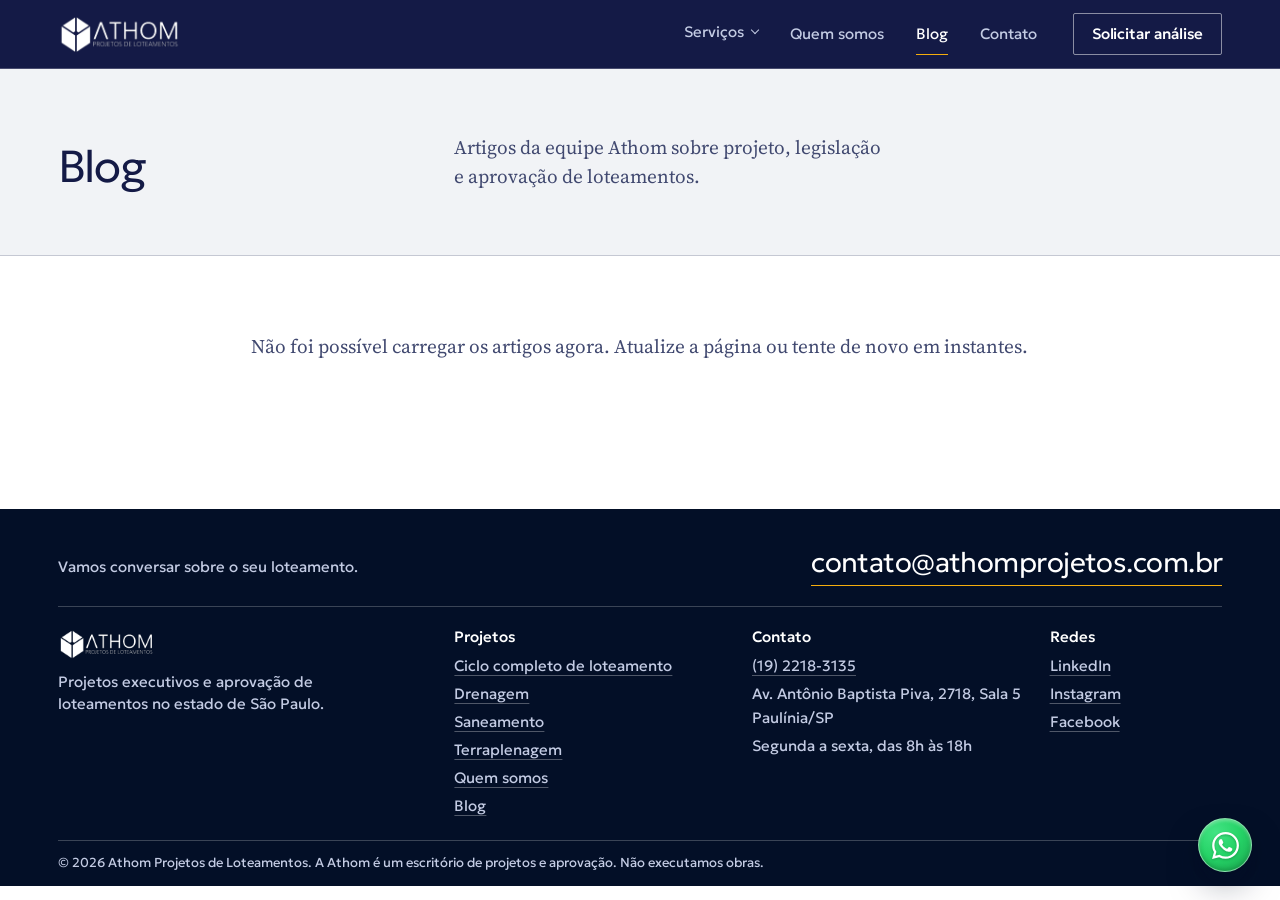
<file: blog.html>
<!doctype html>
<html lang="pt-BR">
<head>
  <meta charset="utf-8">
  <meta name="viewport" content="width=device-width, initial-scale=1">
  <!-- Google tag (gtag.js) -->
  <script async src="https://www.googletagmanager.com/gtag/js?id=GTM-M7RLVJPD"></script>
  <script>
    window.dataLayer = window.dataLayer || [];
    function gtag(){dataLayer.push(arguments);}
    gtag('js', new Date());
    gtag('config', 'GTM-M7RLVJPD');
    gtag('config', 'AW-18466686792');
  </script>
  <title>Blog | Athom Projetos de Loteamentos</title>
  <meta name="description" content="Artigos da equipe Athom sobre projeto, legislação e aprovação de loteamentos.">
  <meta name="theme-color" content="#141a46">
  <link rel="icon" href="assets/favicon.svg" type="image/svg+xml">

  <link rel="preconnect" href="https://fonts.googleapis.com">
  <link rel="preconnect" href="https://fonts.gstatic.com" crossorigin>
  <link href="https://fonts.googleapis.com/css2?family=Geologica:wght@300;400;500;600&family=Source+Serif+4:opsz,wght@8..60,400;8..60,600&display=swap" rel="stylesheet">
  <link rel="stylesheet" href="css/styles.css?v=20261023g">
  <script>
    /* liga o movimento antes da primeira pintura; se js/motion.js não carregar em 3 s, a página volta ao estado estático */
    if (!matchMedia('(prefers-reduced-motion: reduce)').matches && 'IntersectionObserver' in window) {
      document.documentElement.classList.add('has-motion');
      setTimeout(function () { if (!window.__athomMotion) document.documentElement.classList.remove('has-motion'); }, 3000);
    }
  </script>
</head>
<body>
  <a class="skip-link" href="#conteudo">Ir para o conteúdo</a>

  <svg width="0" height="0" style="position:absolute" aria-hidden="true" focusable="false">
    <symbol id="i-check" viewBox="0 0 20 20"><path d="m4 10.5 4 4 8-9" fill="none" stroke="currentColor" stroke-width="2" stroke-linecap="round" stroke-linejoin="round"/></symbol>
    <symbol id="i-whatsapp" viewBox="0 0 24 24"><path fill="currentColor" d="M17.47 14.38c-.3-.15-1.76-.87-2.03-.97-.27-.1-.47-.15-.67.15-.2.3-.77.97-.94 1.16-.17.2-.35.22-.65.08-.3-.15-1.26-.46-2.4-1.48-.89-.8-1.49-1.77-1.66-2.07-.17-.3-.02-.46.13-.61.14-.13.3-.35.45-.52.15-.18.2-.3.3-.5.1-.21.05-.38-.03-.53-.07-.15-.67-1.62-.92-2.2-.24-.59-.49-.51-.67-.51h-.57c-.2 0-.52.07-.8.37-.27.3-1.04 1.02-1.04 2.48s1.07 2.87 1.22 3.07c.15.2 2.1 3.2 5.08 4.48.7.3 1.26.49 1.7.63.71.23 1.36.2 1.87.12.57-.09 1.76-.72 2-1.41.25-.7.25-1.29.17-1.41-.07-.13-.27-.2-.57-.35ZM12.05 21.79a9.87 9.87 0 0 1-5.03-1.38l-.36-.21-3.74.98 1-3.65-.24-.37a9.86 9.86 0 0 1-1.51-5.26c0-5.45 4.44-9.88 9.89-9.88 2.64 0 5.12 1.03 6.99 2.9a9.83 9.83 0 0 1 2.89 6.99c0 5.45-4.44 9.88-9.89 9.88Zm8.41-18.3A11.82 11.82 0 0 0 12.05 0C5.5 0 .16 5.34.16 11.9c0 2.1.55 4.14 1.59 5.95L.06 24l6.3-1.65a11.88 11.88 0 0 0 5.69 1.45c6.55 0 11.89-5.34 11.89-11.9 0-3.18-1.24-6.17-3.48-8.41Z"/></symbol>
  </svg>

  <!-- ============ Cabeçalho ============ -->
  <header class="site-header" id="topo">
    <div class="container site-header__bar">
      <a class="brand" href="index.html" aria-label="Athom Projetos de Loteamentos, início">
        <img src="assets/logo-athom.png" width="130" height="40" alt="Athom Projetos de Loteamentos">
      </a>

      <button class="nav-toggle" type="button" aria-expanded="false" aria-controls="menu">Menu</button>

      <nav class="nav" id="menu" aria-label="Principal">
        <ul>
          <li class="nav__item">
            <button class="nav__trigger" type="button" aria-expanded="false" aria-controls="submenu-servicos">Serviços</button>
            <ul class="subnav" id="submenu-servicos">
              <li><a href="projeto-completo.html">Ciclo completo de loteamento</a></li>
              <li><a href="projeto-terraplenagem.html">Terraplenagem</a></li>
              <li><a href="projeto-saneamento.html">Saneamento</a></li>
              <li><a href="projeto-drenagem.html">Drenagem</a></li>
            </ul>
          </li>
          <li><a href="quem-somos.html">Quem somos</a></li>
          <li><a href="blog.html" aria-current="page">Blog</a></li>
          <li><a href="index.html#contato">Contato</a></li>
        </ul>
        <a class="btn btn--primary btn--sm" href="index.html#contato">Solicitar análise</a>
      </nav>
    </div>
  </header>

  <main id="conteudo">
    <section class="blog-hero" aria-labelledby="blog-hero-title">
      <div class="container grid blog-hero__inner">
        <h1 id="blog-hero-title">Blog</h1>
        <p class="lead">Artigos da equipe Athom sobre projeto, legislação e aprovação de loteamentos.</p>
      </div>
    </section>

    <section class="section section--white blog-index" data-blog-index aria-label="Artigos">
      <div class="container">
        <div class="blog-index__lead" data-blog-lead hidden></div>
        <ul class="post-grid" data-blog-grid></ul>
        <ul class="post-grid skeleton" data-blog-skeleton aria-hidden="true"><li class="skeleton__card"><span class="skeleton__img"></span><span class="skeleton__line"></span><span class="skeleton__line skeleton__line--short"></span></li><li class="skeleton__card"><span class="skeleton__img"></span><span class="skeleton__line"></span><span class="skeleton__line skeleton__line--short"></span></li><li class="skeleton__card"><span class="skeleton__img"></span><span class="skeleton__line"></span><span class="skeleton__line skeleton__line--short"></span></li></ul>
        <p class="blog-status" data-blog-status role="status" hidden></p>
        <div class="blog-index__more"><button class="btn btn--outline" type="button" data-blog-load hidden>Carregar mais artigos</button></div>
      </div>
    </section>
  </main>

  <!-- ============ Rodapé ============ -->
  <footer class="site-footer">
    <div class="container">
      <div class="site-footer__top">
        <p class="site-footer__cta">Vamos conversar sobre o seu loteamento.</p>
        <a class="site-footer__mail" href="mailto:contato@athomprojetos.com.br">contato@athomprojetos.com.br</a>
      </div>

      <div class="site-footer__grid">
        <div>
          <img src="assets/logo-athom.png" width="130" height="40" alt="Athom Projetos de Loteamentos" loading="lazy">
          <p class="site-footer__about">Projetos executivos e aprovação de loteamentos no estado de São Paulo.</p>
        </div>
        <div>
          <h2 class="site-footer__title">Projetos</h2>
          <ul>
            <li><a href="projeto-completo.html">Ciclo completo de loteamento</a></li>
            <li><a href="projeto-drenagem.html">Drenagem</a></li>
            <li><a href="projeto-saneamento.html">Saneamento</a></li>
            <li><a href="projeto-terraplenagem.html">Terraplenagem</a></li>
            <li><a href="quem-somos.html">Quem somos</a></li>
            <li><a href="blog.html">Blog</a></li>
          </ul>
        </div>
        <div>
          <h2 class="site-footer__title">Contato</h2>
          <ul>
            <li><a href="tel:+551922183135">(19) 2218-3135</a></li>
            <li>Av. Antônio Baptista Piva, 2718, Sala 5<br>Paulínia/SP</li>
            <li>Segunda a sexta, das 8h às 18h</li>
          </ul>
        </div>
        <div>
          <h2 class="site-footer__title">Redes</h2>
          <ul>
            <li><a href="https://www.linkedin.com/company/athom-projetos-e-consultoria" rel="noopener" target="_blank">LinkedIn</a></li>
            <li><a href="https://www.instagram.com/athomprojetos" rel="noopener" target="_blank">Instagram</a></li>
            <li><a href="https://www.facebook.com/athomprojetos" rel="noopener" target="_blank">Facebook</a></li>
          </ul>
        </div>
      </div>

      <p class="site-footer__legal">© <span id="ano">2026</span> Athom Projetos de Loteamentos. A Athom é um escritório de projetos e aprovação. Não executamos obras.</p>
    </div>
  </footer>

  <script src="js/main.js?v=20261023g"></script>
  <script src="js/blog.js?v=20261023g" defer></script>
  <script src="js/motion.js?v=20261023g" defer></script>
</body>
</html>
</file>
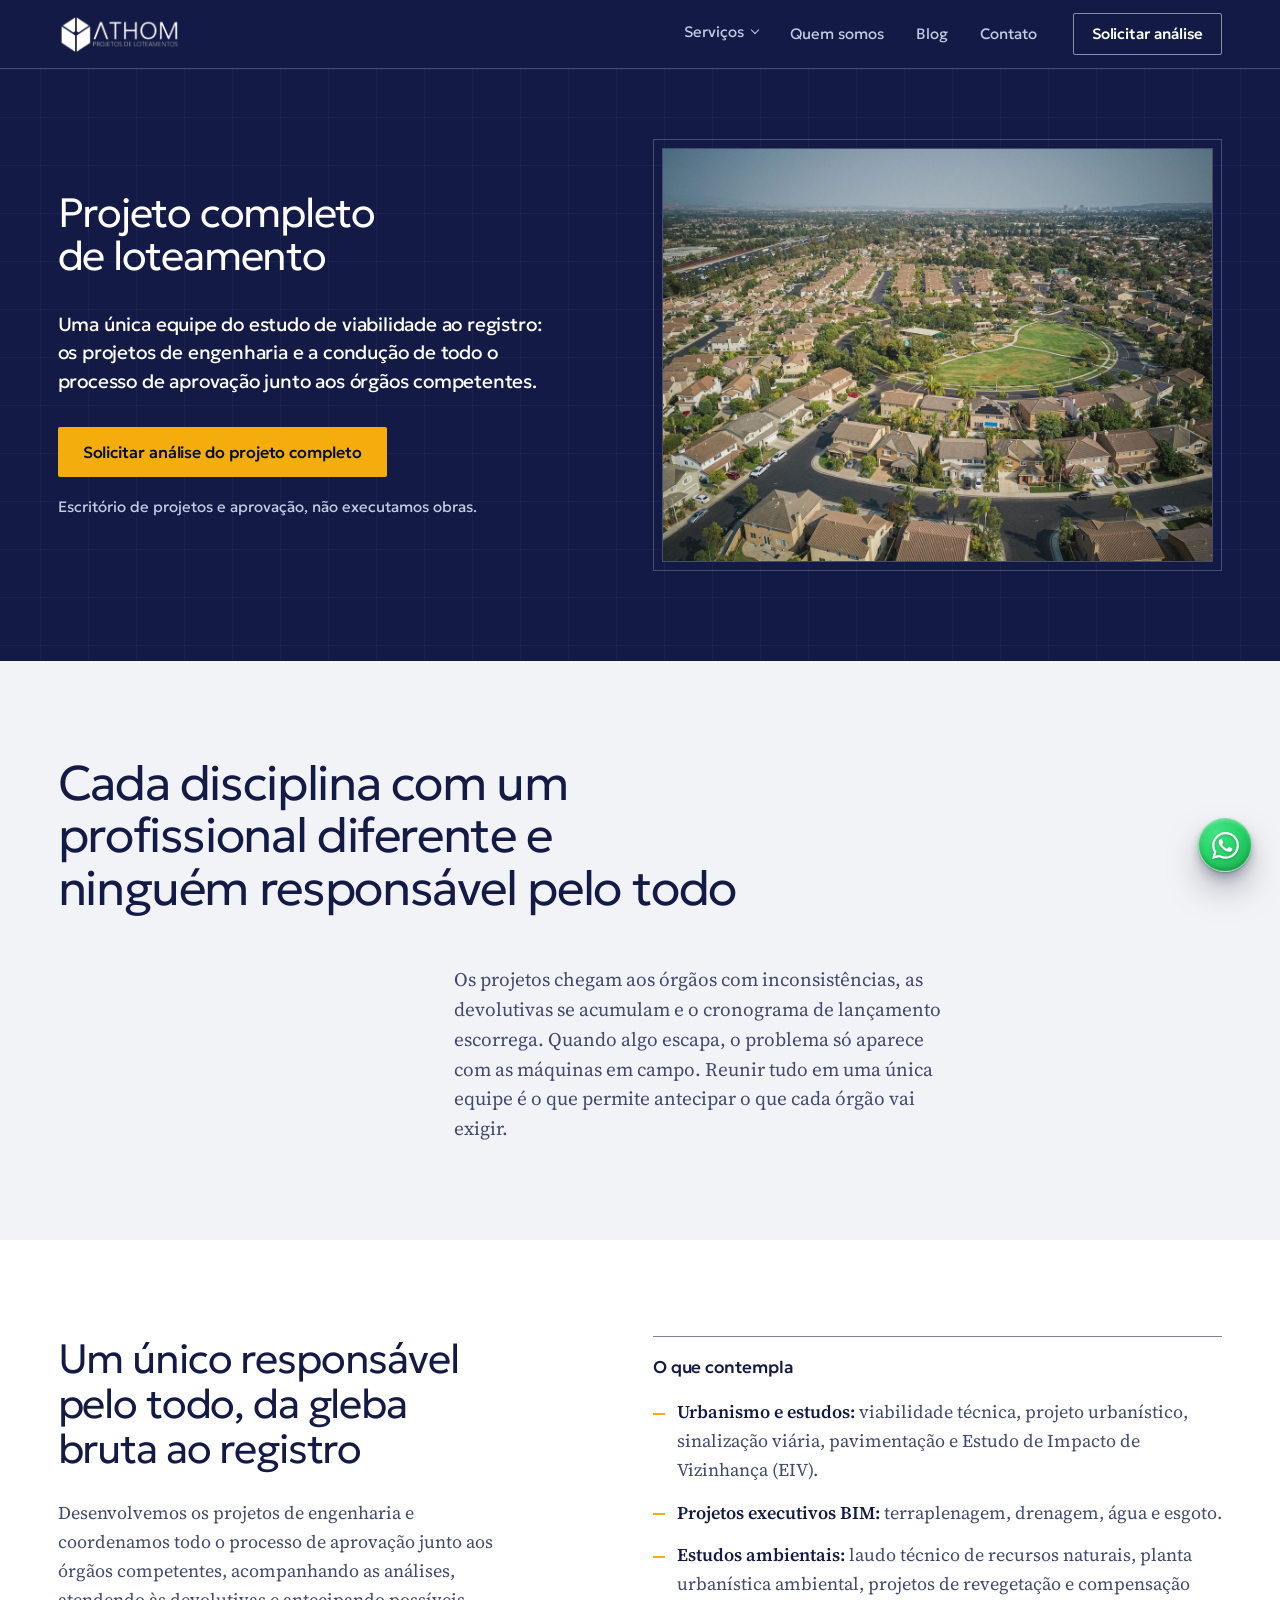
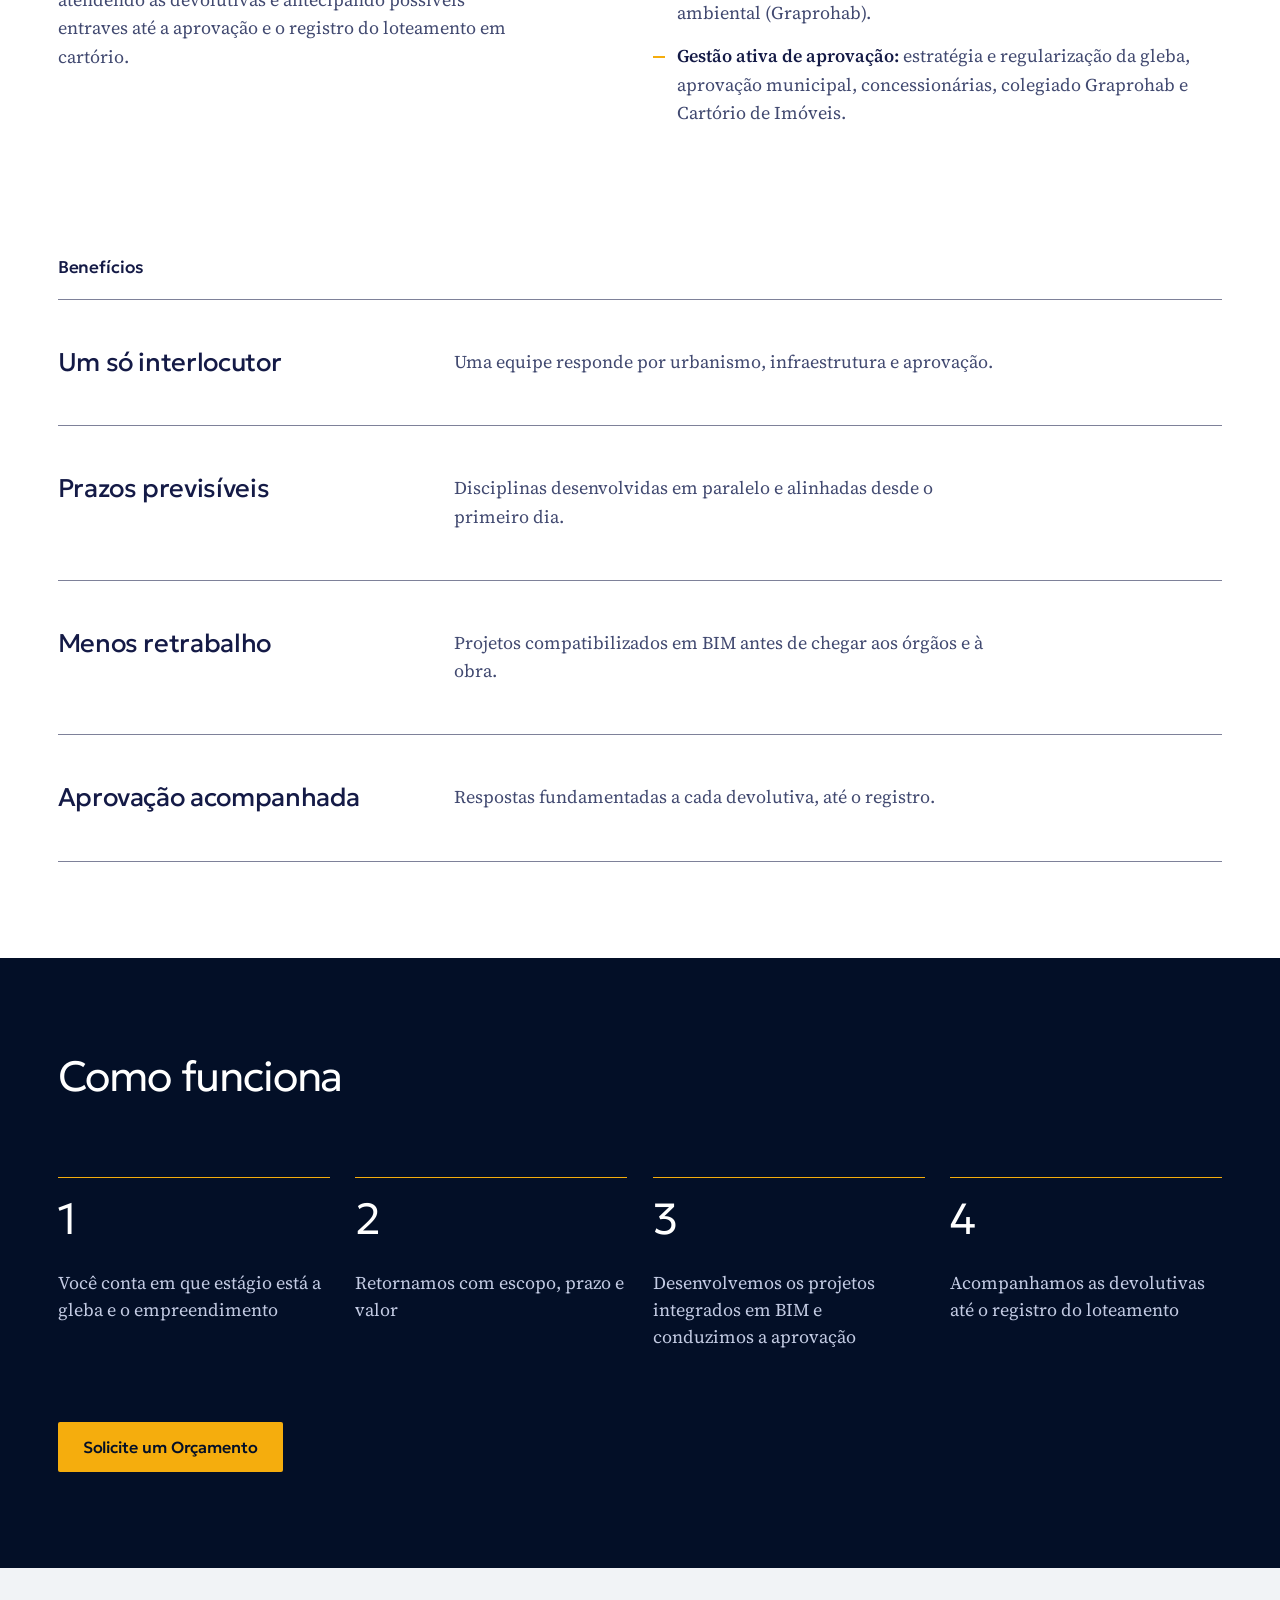
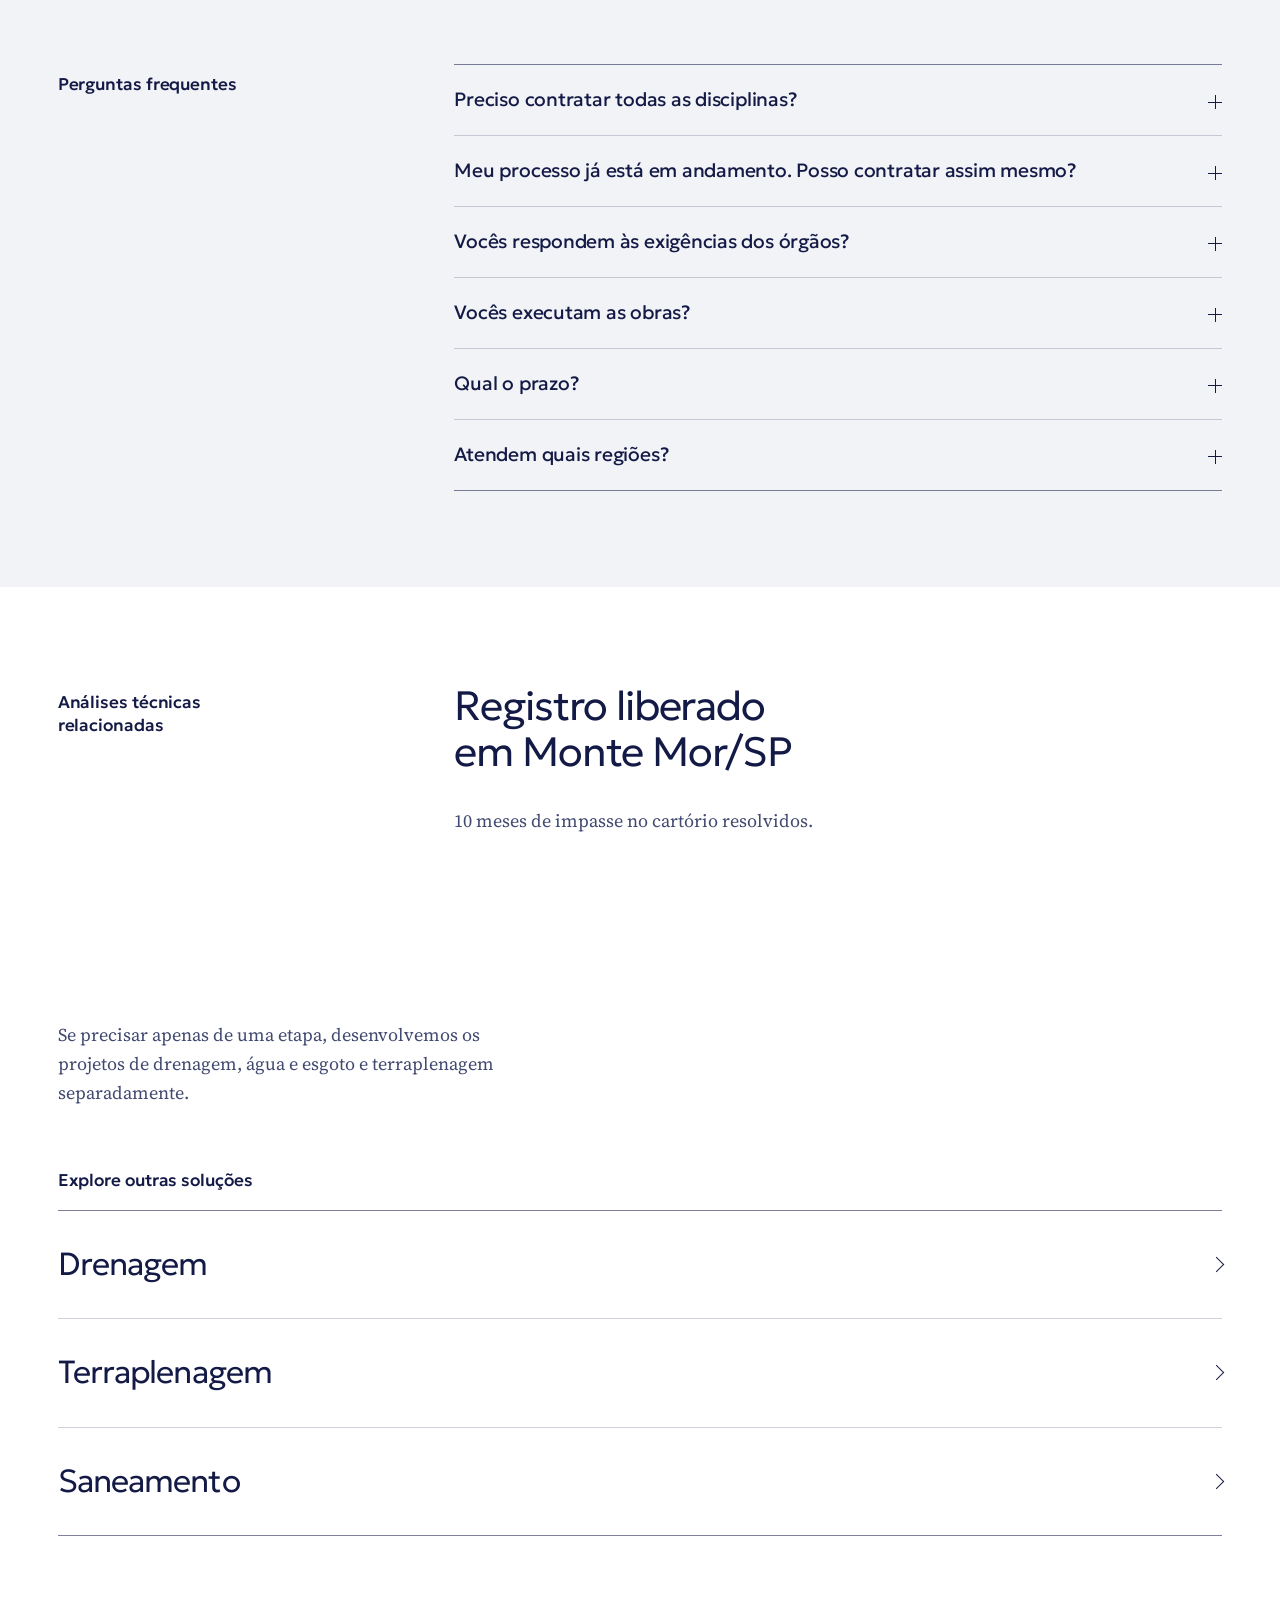
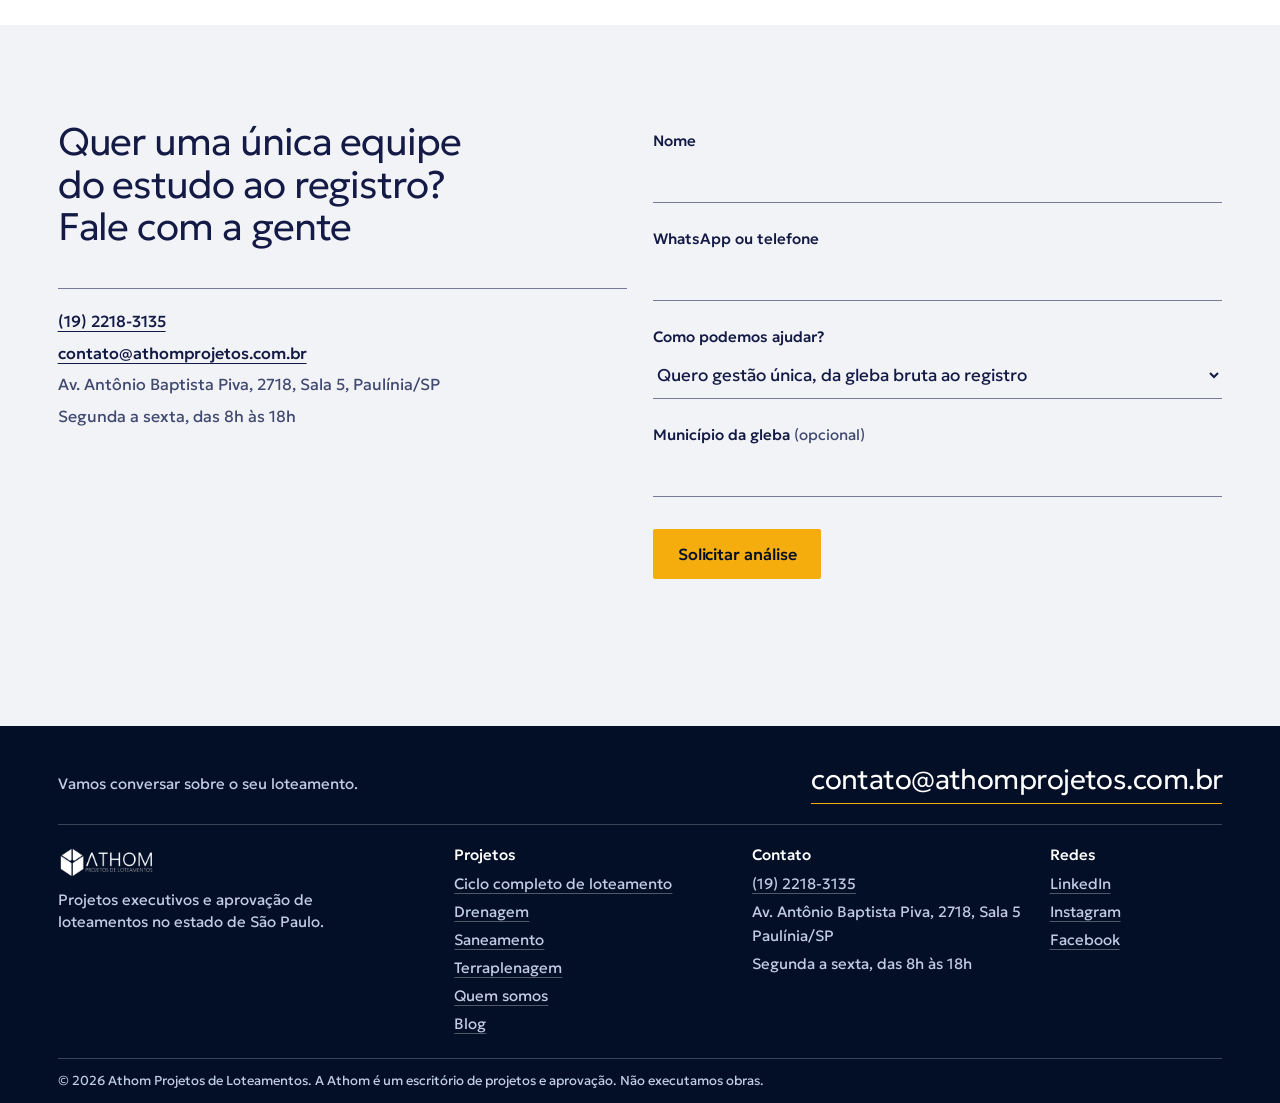
<file: projeto-completo.html>
<!doctype html>
<html lang="pt-BR">
<head>
  <meta charset="utf-8">
  <meta name="viewport" content="width=device-width, initial-scale=1">
  <!-- Google tag (gtag.js) -->
  <script async src="https://www.googletagmanager.com/gtag/js?id=GTM-M7RLVJPD"></script>
  <script>
    window.dataLayer = window.dataLayer || [];
    function gtag(){dataLayer.push(arguments);}
    gtag('js', new Date());
    gtag('config', 'GTM-M7RLVJPD');
    gtag('config', 'AW-18466686792');
  </script>
  <title>Projeto completo de loteamento, da gleba bruta ao registro | Athom</title>
  <meta name="description" content="Projetos de engenharia e gestão da aprovação em uma única equipe, da gleba bruta ao registro do loteamento. Urbanismo, terraplenagem, drenagem, saneamento e aprovação no Graprohab, prefeitura e cartório.">
  <meta name="theme-color" content="#141a46">
  <link rel="icon" href="assets/favicon.svg" type="image/svg+xml">

  <link rel="preconnect" href="https://fonts.googleapis.com">
  <link rel="preconnect" href="https://fonts.gstatic.com" crossorigin>
  <link href="https://fonts.googleapis.com/css2?family=Geologica:wght@300;400;500;600&family=Source+Serif+4:opsz,wght@8..60,400;8..60,600&display=swap" rel="stylesheet">
  <link rel="stylesheet" href="css/styles.css?v=20261023g">
  <script>
    /* liga o movimento antes da primeira pintura; se js/motion.js não carregar em 3 s, a página volta ao estado estático */
    if (!matchMedia('(prefers-reduced-motion: reduce)').matches && 'IntersectionObserver' in window) {
      document.documentElement.classList.add('has-motion');
      setTimeout(function () { if (!window.__athomMotion) document.documentElement.classList.remove('has-motion'); }, 3000);
    }
  </script>
</head>
<body>
  <a class="skip-link" href="#conteudo">Ir para o conteúdo</a>

  <svg width="0" height="0" style="position:absolute" aria-hidden="true" focusable="false">
    <symbol id="i-check" viewBox="0 0 20 20"><path d="m4 10.5 4 4 8-9" fill="none" stroke="currentColor" stroke-width="2" stroke-linecap="round" stroke-linejoin="round"/></symbol>
    <symbol id="i-whatsapp" viewBox="0 0 24 24"><path fill="currentColor" d="M17.47 14.38c-.3-.15-1.76-.87-2.03-.97-.27-.1-.47-.15-.67.15-.2.3-.77.97-.94 1.16-.17.2-.35.22-.65.08-.3-.15-1.26-.46-2.4-1.48-.89-.8-1.49-1.77-1.66-2.07-.17-.3-.02-.46.13-.61.14-.13.3-.35.45-.52.15-.18.2-.3.3-.5.1-.21.05-.38-.03-.53-.07-.15-.67-1.62-.92-2.2-.24-.59-.49-.51-.67-.51h-.57c-.2 0-.52.07-.8.37-.27.3-1.04 1.02-1.04 2.48s1.07 2.87 1.22 3.07c.15.2 2.1 3.2 5.08 4.48.7.3 1.26.49 1.7.63.71.23 1.36.2 1.87.12.57-.09 1.76-.72 2-1.41.25-.7.25-1.29.17-1.41-.07-.13-.27-.2-.57-.35ZM12.05 21.79a9.87 9.87 0 0 1-5.03-1.38l-.36-.21-3.74.98 1-3.65-.24-.37a9.86 9.86 0 0 1-1.51-5.26c0-5.45 4.44-9.88 9.89-9.88 2.64 0 5.12 1.03 6.99 2.9a9.83 9.83 0 0 1 2.89 6.99c0 5.45-4.44 9.88-9.89 9.88Zm8.41-18.3A11.82 11.82 0 0 0 12.05 0C5.5 0 .16 5.34.16 11.9c0 2.1.55 4.14 1.59 5.95L.06 24l6.3-1.65a11.88 11.88 0 0 0 5.69 1.45c6.55 0 11.89-5.34 11.89-11.9 0-3.18-1.24-6.17-3.48-8.41Z"/></symbol>
  </svg>

  <!-- ============ Cabeçalho ============ -->
  <header class="site-header" id="topo">
    <div class="container site-header__bar">
      <a class="brand" href="index.html" aria-label="Athom Projetos de Loteamentos, início">
        <img src="assets/logo-athom.png" width="130" height="40" alt="Athom Projetos de Loteamentos">
      </a>

      <button class="nav-toggle" type="button" aria-expanded="false" aria-controls="menu">Menu</button>

      <nav class="nav" id="menu" aria-label="Principal">
        <ul>
          <li class="nav__item">
            <button class="nav__trigger" type="button" aria-expanded="false" aria-controls="submenu-servicos">Serviços</button>
            <ul class="subnav" id="submenu-servicos">
              <li><a href="projeto-completo.html" aria-current="page">Ciclo completo de loteamento</a></li>
              <li><a href="projeto-terraplenagem.html">Terraplenagem</a></li>
              <li><a href="projeto-saneamento.html">Saneamento</a></li>
              <li><a href="projeto-drenagem.html">Drenagem</a></li>
            </ul>
          </li>
          <li><a href="quem-somos.html">Quem somos</a></li>
          <li><a href="blog.html">Blog</a></li>
          <li><a href="#contato">Contato</a></li>
        </ul>
        <a class="btn btn--primary btn--sm" href="#contato">Solicitar análise</a>
      </nav>
    </div>
  </header>

  <main id="conteudo">

    <!-- ============ Hero ============ -->
    <section class="hero hero--page" aria-labelledby="hero-title">
      <div class="hero__inner">
        <div class="hero__copy">
          <h1 id="hero-title">Projeto completo de loteamento</h1>
          <p class="hero__lead">Uma única equipe do estudo de viabilidade ao registro: os projetos de engenharia e a condução de todo o processo de aprovação junto aos órgãos competentes.</p>
          <div class="hero__actions">
            <a class="btn btn--primary" href="#contato" data-whatsapp="Olá, vim pelo site e gostaria de solicitar uma análise do serviço: Ciclo completo de loteamento.">Solicitar análise do projeto completo</a>
          </div>
          <p class="hero__micro">Escritório de projetos e aprovação, não executamos obras.</p>
        </div>

        <figure class="hero__plan hero__plan--photo">
          <div class="hero__plan-art"><img src="assets/img/servicos/ciclo-bairro.jpg" width="1200" height="900" alt="Vista aérea de um bairro planejado, com quadras, ruas e áreas verdes"></div>
        </figure>
      </div>
    </section>

    <!-- ============ Dor ============ -->
    <section class="section section--paper" aria-labelledby="dor-title">
      <div class="container grid">
        <h2 id="dor-title" class="pain__title">Cada disciplina com um profissional diferente e ninguém responsável pelo todo</h2>
        <p class="pain__text">Os projetos chegam aos órgãos com inconsistências, as devolutivas se acumulam e o cronograma de lançamento escorrega. Quando algo escapa, o problema só aparece com as máquinas em campo. Reunir tudo em uma única equipe é o que permite antecipar o que cada órgão vai exigir.</p>
      </div>
    </section>

    <!-- ============ Solução ============ -->
    <section class="section section--white" aria-labelledby="solucao-title">
      <div class="container">
        <div class="grid solution">
          <div class="solution__copy">
            <h2 id="solucao-title">Um único responsável pelo todo, da gleba bruta ao registro</h2>
            <p>Desenvolvemos os projetos de engenharia e coordenamos todo o processo de aprovação junto aos órgãos competentes, acompanhando as análises, atendendo às devolutivas e antecipando possíveis entraves até a aprovação e o registro do loteamento em cartório.</p>
          </div>
          <div class="receive">
            <h3>O que contempla</h3>
            <ul class="checklist">
              <li><strong>Urbanismo e estudos:</strong> viabilidade técnica, projeto urbanístico, sinalização viária, pavimentação e Estudo de Impacto de Vizinhança (EIV).</li>
              <li><strong>Projetos executivos BIM:</strong> terraplenagem, drenagem, água e esgoto.</li>
              <li><strong>Estudos ambientais:</strong> laudo técnico de recursos naturais, planta urbanística ambiental, projetos de revegetação e compensação ambiental (Graprohab).</li>
              <li><strong>Gestão ativa de aprovação:</strong> estratégia e regularização da gleba, aprovação municipal, concessionárias, colegiado Graprohab e Cartório de Imóveis.</li>
            </ul>
          </div>
        </div>

        <div class="benefits">
          <h3>Benefícios</h3>
          <ul class="problems">
          <li>
            <h3>Um só interlocutor</h3>
            <p>Uma equipe responde por urbanismo, infraestrutura e aprovação.</p>
          </li>
          <li>
            <h3>Prazos previsíveis</h3>
            <p>Disciplinas desenvolvidas em paralelo e alinhadas desde o primeiro dia.</p>
          </li>
          <li>
            <h3>Menos retrabalho</h3>
            <p>Projetos compatibilizados em BIM antes de chegar aos órgãos e à obra.</p>
          </li>
          <li>
            <h3>Aprovação acompanhada</h3>
            <p>Respostas fundamentadas a cada devolutiva, até o registro.</p>
          </li>
          </ul>
        </div>
      </div>
    </section>

    <!-- ============ Como funciona ============ -->
    <section class="section steps-section" aria-labelledby="como-title">
      <div class="container">
        <h2 id="como-title">Como funciona</h2>
        <ol class="steps">
          <li>Você conta em que estágio está a gleba e o empreendimento</li>
          <li>Retornamos com escopo, prazo e valor</li>
          <li>Desenvolvemos os projetos integrados em BIM e conduzimos a aprovação</li>
          <li>Acompanhamos as devolutivas até o registro do loteamento</li>
        </ol>
        <div class="steps-cta">
          <a class="btn btn--primary" href="#contato" data-whatsapp="Olá, vim pelo site e gostaria de solicitar um orçamento do serviço: Ciclo completo de loteamento.">Solicite um Orçamento</a>
        </div>
      </div>
    </section>

    <!-- ============ Perguntas frequentes ============ -->
    <section class="section section--paper" aria-labelledby="faq-title">
      <div class="container grid">
        <h2 id="faq-title" class="section-title-sm">Perguntas frequentes</h2>
        <div class="faq faq-section__list">
          <details>
            <summary>Preciso contratar todas as disciplinas?</summary>
            <p>O pacote completo contempla todas as disciplinas, mas temos pacotes personalizados conforme a necessidade do empreendimento.</p>
          </details>
          <details>
            <summary>Meu processo já está em andamento. Posso contratar assim mesmo?</summary>
            <p>Sim. Analisamos em que ponto o processo está e assumimos a partir dali, inclusive quando há exigências pendentes nos órgãos.</p>
          </details>
          <details>
            <summary>Vocês respondem às exigências dos órgãos?</summary>
            <p>Sim. Analisamos cada devolutiva e elaboramos as respostas e ajustes nos projetos até a aprovação.</p>
          </details>
          <details>
            <summary>Vocês executam as obras?</summary>
            <p>Não. A Athom é um escritório de projetos e aprovação.</p>
          </details>
          <details>
            <summary>Qual o prazo?</summary>
            <p>No pacote completo, definimos o cronograma completo do loteamento no início dos trabalhos conforme o diagnóstico preliminar, que segue com monitoramento e atualizações constantes ao longo do processo.</p>
          </details>
          <details>
            <summary>Atendem quais regiões?</summary>
            <p>Elaboramos projetos para todo o Brasil, e somos especialistas em trâmites de aprovação no estado de São Paulo.</p>
          </details>
        </div>
      </div>
    </section>

    <!-- ============ Prova ============ -->
    <section class="section section--white" aria-labelledby="prova-title">
      <div class="container">
        <div class="grid">
          <h2 id="prova-title" class="section-title-sm">Análises técnicas relacionadas</h2>
          <div class="proof__body">
            <h3 class="case-title">Registro liberado em Monte Mor/SP</h3>
            <p>10 meses de impasse no cartório resolvidos.</p>
          </div>
        </div>
      </div>
    </section>

    <!-- ============ Outras soluções ============ -->
    <section class="explore section--white" aria-labelledby="explore-title">
      <div class="container">
        <p class="explore__note">Se precisar apenas de uma etapa, desenvolvemos os projetos de drenagem, água e esgoto e terraplenagem separadamente.</p>
        <h2 id="explore-title">Explore outras soluções</h2>
        <nav class="explore__list" aria-labelledby="explore-title">
          <a href="projeto-drenagem.html">Drenagem</a>
          <a href="projeto-terraplenagem.html">Terraplenagem</a>
          <a href="projeto-saneamento.html">Saneamento</a>
        </nav>
      </div>
    </section>

    <!-- ============ Contato ============ -->
    <section class="section section--paper" id="contato" aria-labelledby="contato-title">
      <div class="container grid contact">
        <div class="contact__intro">
          <h2 id="contato-title">Quer uma única equipe do estudo ao registro? Fale com a gente</h2>

          <ul class="contact-list">
            <li><a href="tel:+551922183135">(19) 2218-3135</a></li>
            <li><a href="mailto:contato@athomprojetos.com.br">contato@athomprojetos.com.br</a></li>
            <li>Av. Antônio Baptista Piva, 2718, Sala 5, Paulínia/SP</li>
            <li>Segunda a sexta, das 8h às 18h</li>
          </ul>
        </div>

        <form class="form" id="form-contato" novalidate data-default="ciclo">
          <div class="field">
            <label for="f-nome">Nome</label>
            <input id="f-nome" name="nome" type="text" autocomplete="name" required>
          </div>
          <div class="field">
            <label for="f-fone">WhatsApp ou telefone</label>
            <input id="f-fone" name="fone" type="tel" autocomplete="tel" inputmode="tel" required>
          </div>
          <div class="field">
            <label for="f-estagio">Como podemos ajudar?</label>
            <select id="f-estagio" name="estagio" required>
              <option value="">Selecione</option>
              <option value="urbanismo">Tenho a gleba e preciso do desenho do loteamento</option>
              <option value="infra">Tenho o urbanístico e preciso dos projetos executivos</option>
              <option value="ciclo">Quero gestão única, da gleba bruta ao registro</option>
              <option value="destrave">Meu processo está parado ou com exigências</option>
              <option value="drenagem">Preciso do projeto de drenagem</option>
              <option value="saneamento">Preciso do projeto de água e esgoto</option>
              <option value="terraplenagem">Preciso do projeto de terraplenagem</option>
              <option value="outro">Ainda não sei, quero conversar</option>
            </select>
          </div>
          <div class="field">
            <label for="f-municipio">Município da gleba <span class="optional">(opcional)</span></label>
            <input id="f-municipio" name="municipio" type="text" autocomplete="address-level2">
          </div>

          <div class="form__actions">
            <button class="btn btn--primary" type="submit">Solicitar análise</button>
          </div>
          <p class="form__feedback" id="form-feedback" role="status" aria-live="polite"></p>
        </form>
      </div>
    </section>

  </main>

  <!-- ============ Rodapé ============ -->
  <footer class="site-footer">
    <div class="container">
      <div class="site-footer__top">
        <p class="site-footer__cta">Vamos conversar sobre o seu loteamento.</p>
        <a class="site-footer__mail" href="mailto:contato@athomprojetos.com.br">contato@athomprojetos.com.br</a>
      </div>

      <div class="site-footer__grid">
        <div>
          <img src="assets/logo-athom.png" width="130" height="40" alt="Athom Projetos de Loteamentos" loading="lazy">
          <p class="site-footer__about">Projetos executivos e aprovação de loteamentos no estado de São Paulo.</p>
        </div>
        <div>
          <h2 class="site-footer__title">Projetos</h2>
          <ul>
            <li><a href="projeto-completo.html">Ciclo completo de loteamento</a></li>
            <li><a href="projeto-drenagem.html">Drenagem</a></li>
            <li><a href="projeto-saneamento.html">Saneamento</a></li>
            <li><a href="projeto-terraplenagem.html">Terraplenagem</a></li>
            <li><a href="quem-somos.html">Quem somos</a></li>
            <li><a href="blog.html">Blog</a></li>
          </ul>
        </div>
        <div>
          <h2 class="site-footer__title">Contato</h2>
          <ul>
            <li><a href="tel:+551922183135">(19) 2218-3135</a></li>
            <li>Av. Antônio Baptista Piva, 2718, Sala 5<br>Paulínia/SP</li>
            <li>Segunda a sexta, das 8h às 18h</li>
          </ul>
        </div>
        <div>
          <h2 class="site-footer__title">Redes</h2>
          <ul>
            <li><a href="https://www.linkedin.com/company/athom-projetos-e-consultoria" rel="noopener" target="_blank">LinkedIn</a></li>
            <li><a href="https://www.instagram.com/athomprojetos" rel="noopener" target="_blank">Instagram</a></li>
            <li><a href="https://www.facebook.com/athomprojetos" rel="noopener" target="_blank">Facebook</a></li>
          </ul>
        </div>
      </div>

      <p class="site-footer__legal">© <span id="ano">2026</span> Athom Projetos de Loteamentos. A Athom é um escritório de projetos e aprovação. Não executamos obras.</p>
    </div>
  </footer>

  <script src="js/main.js?v=20261023g"></script>
  <script src="js/motion.js?v=20261023g" defer></script>
</body>
</html>
</file>
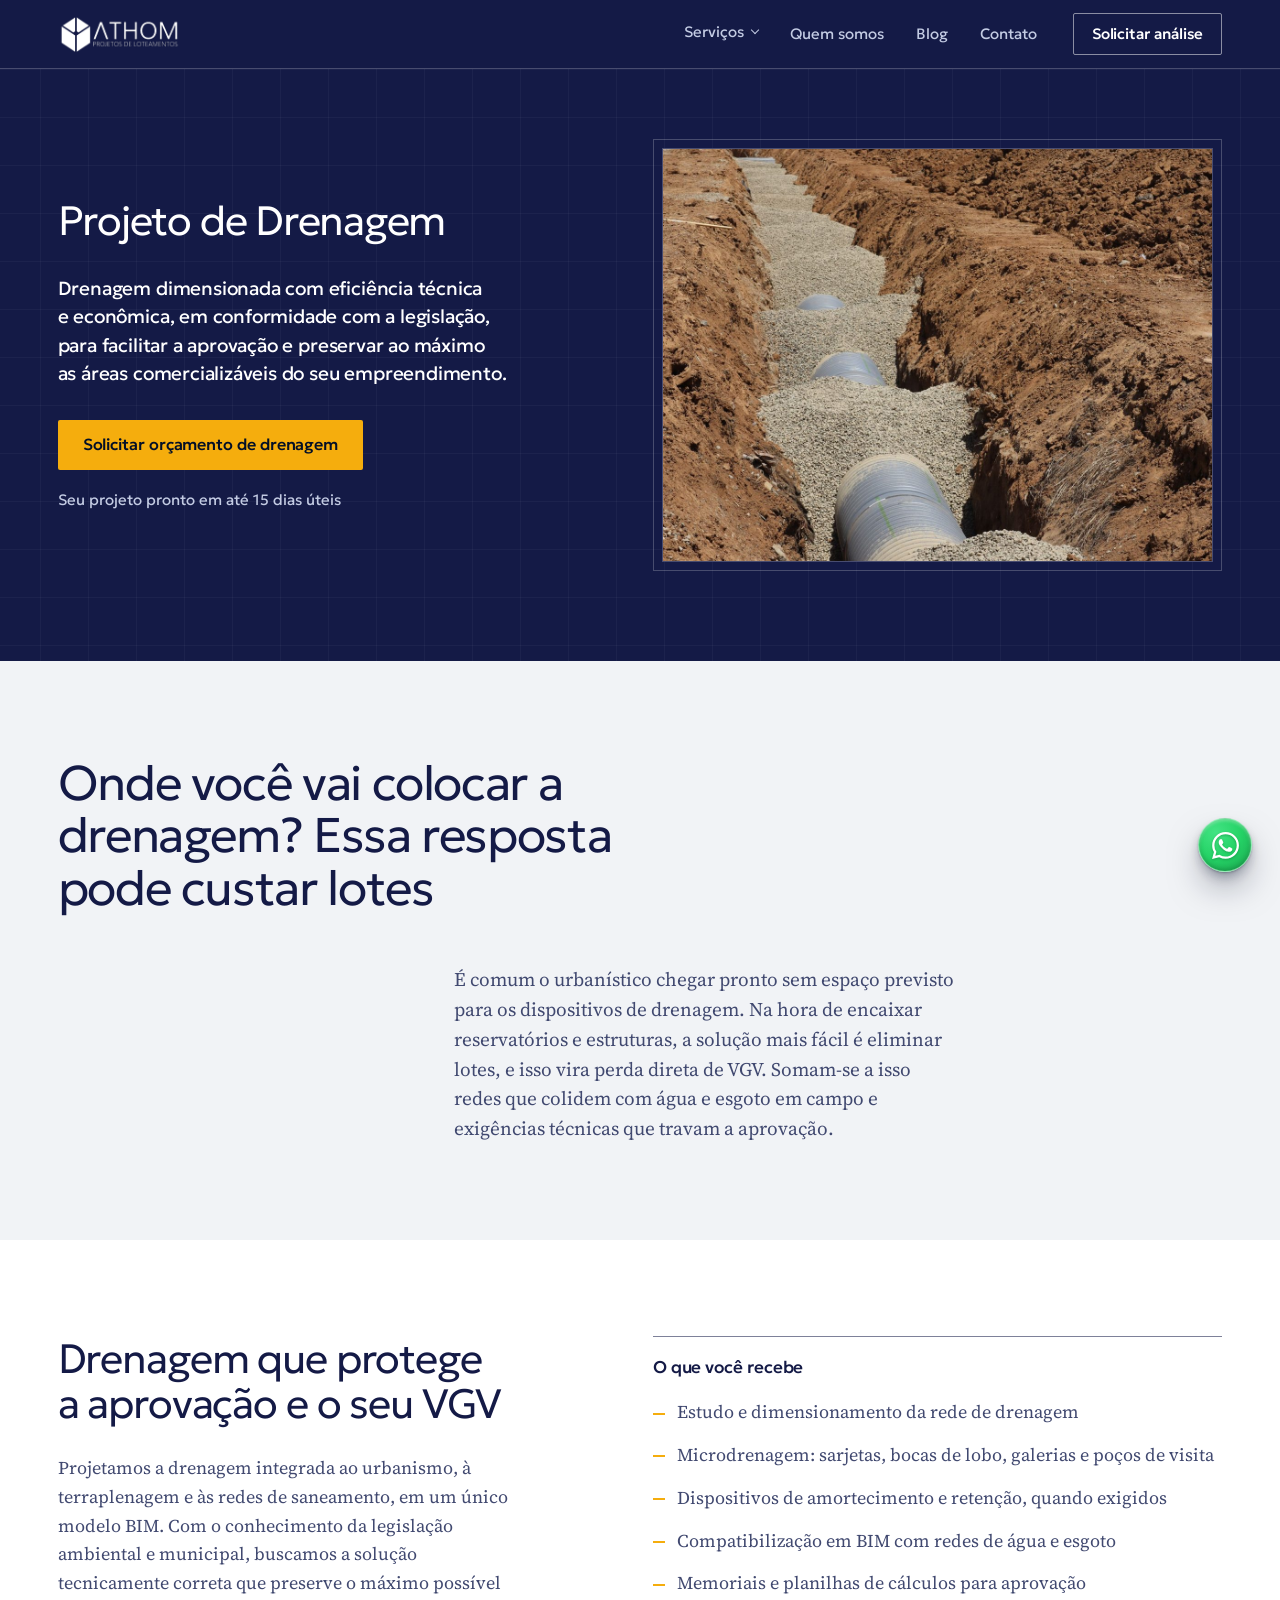
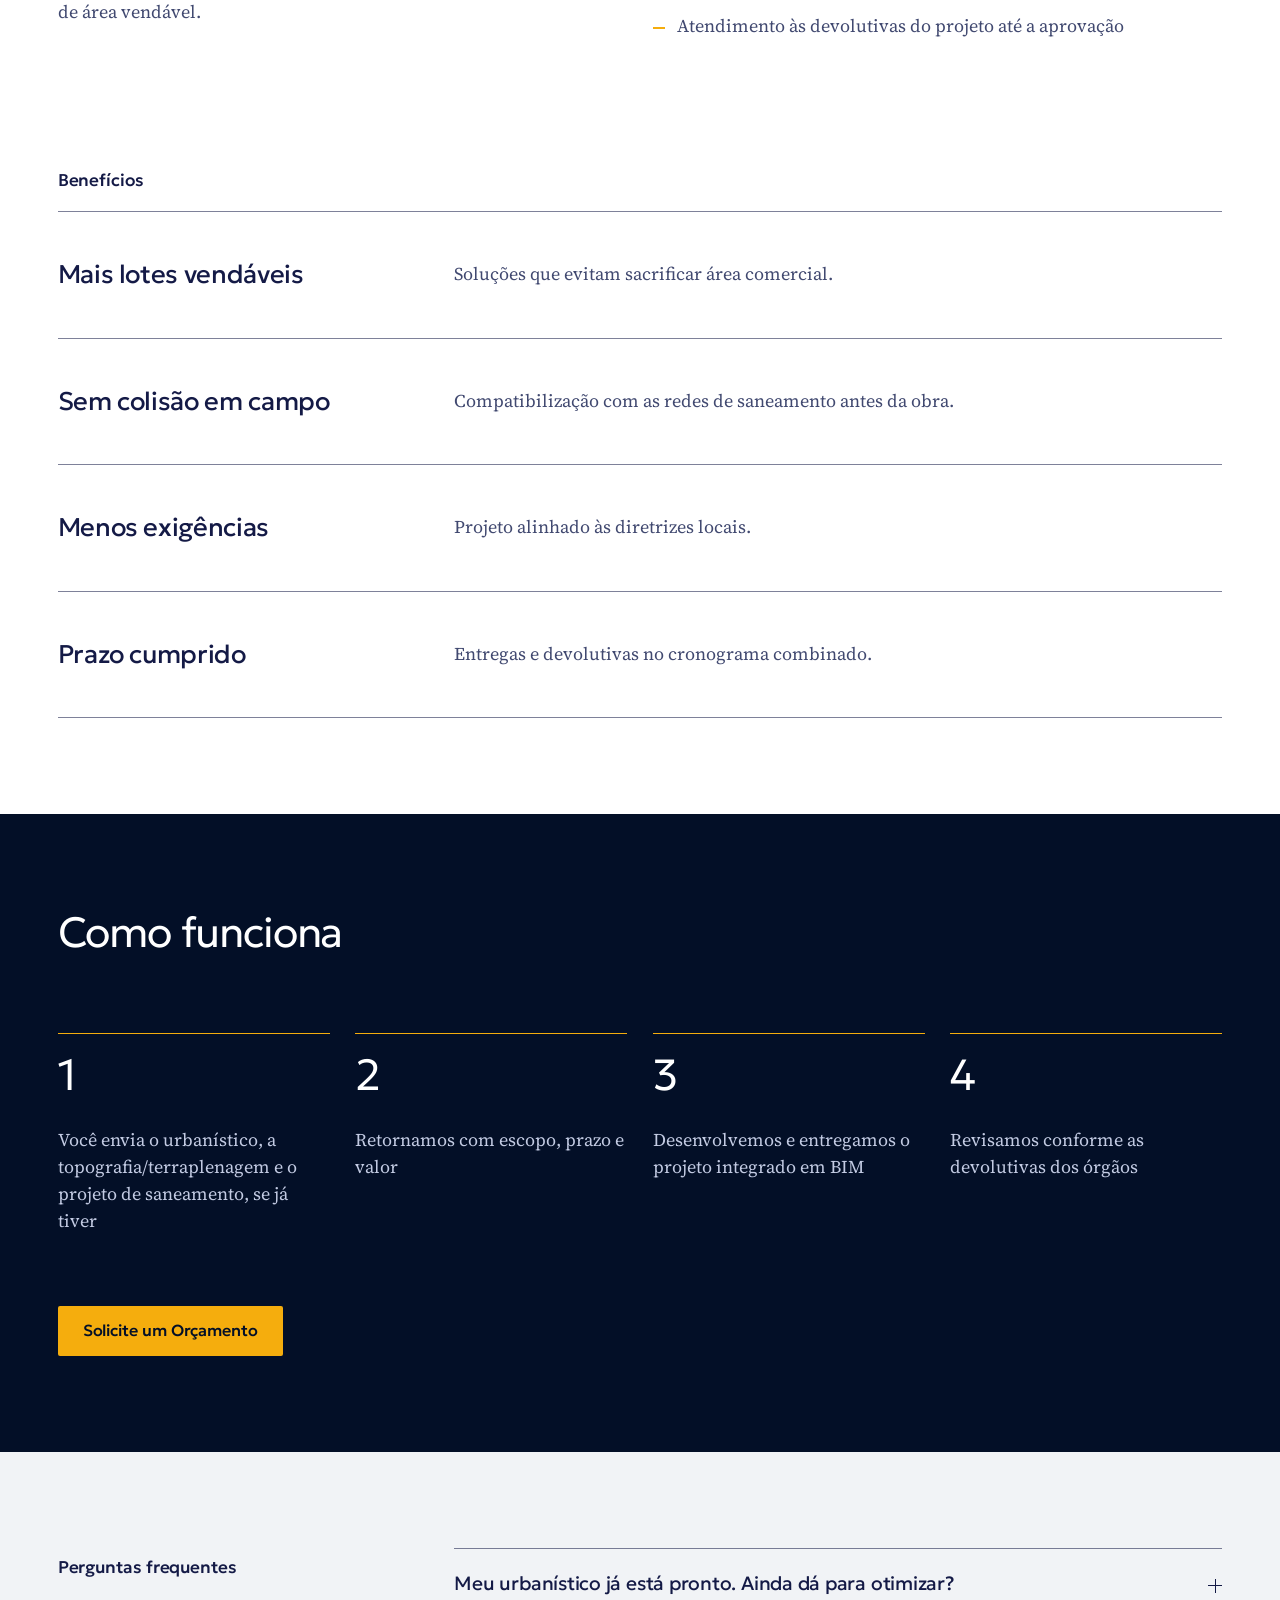
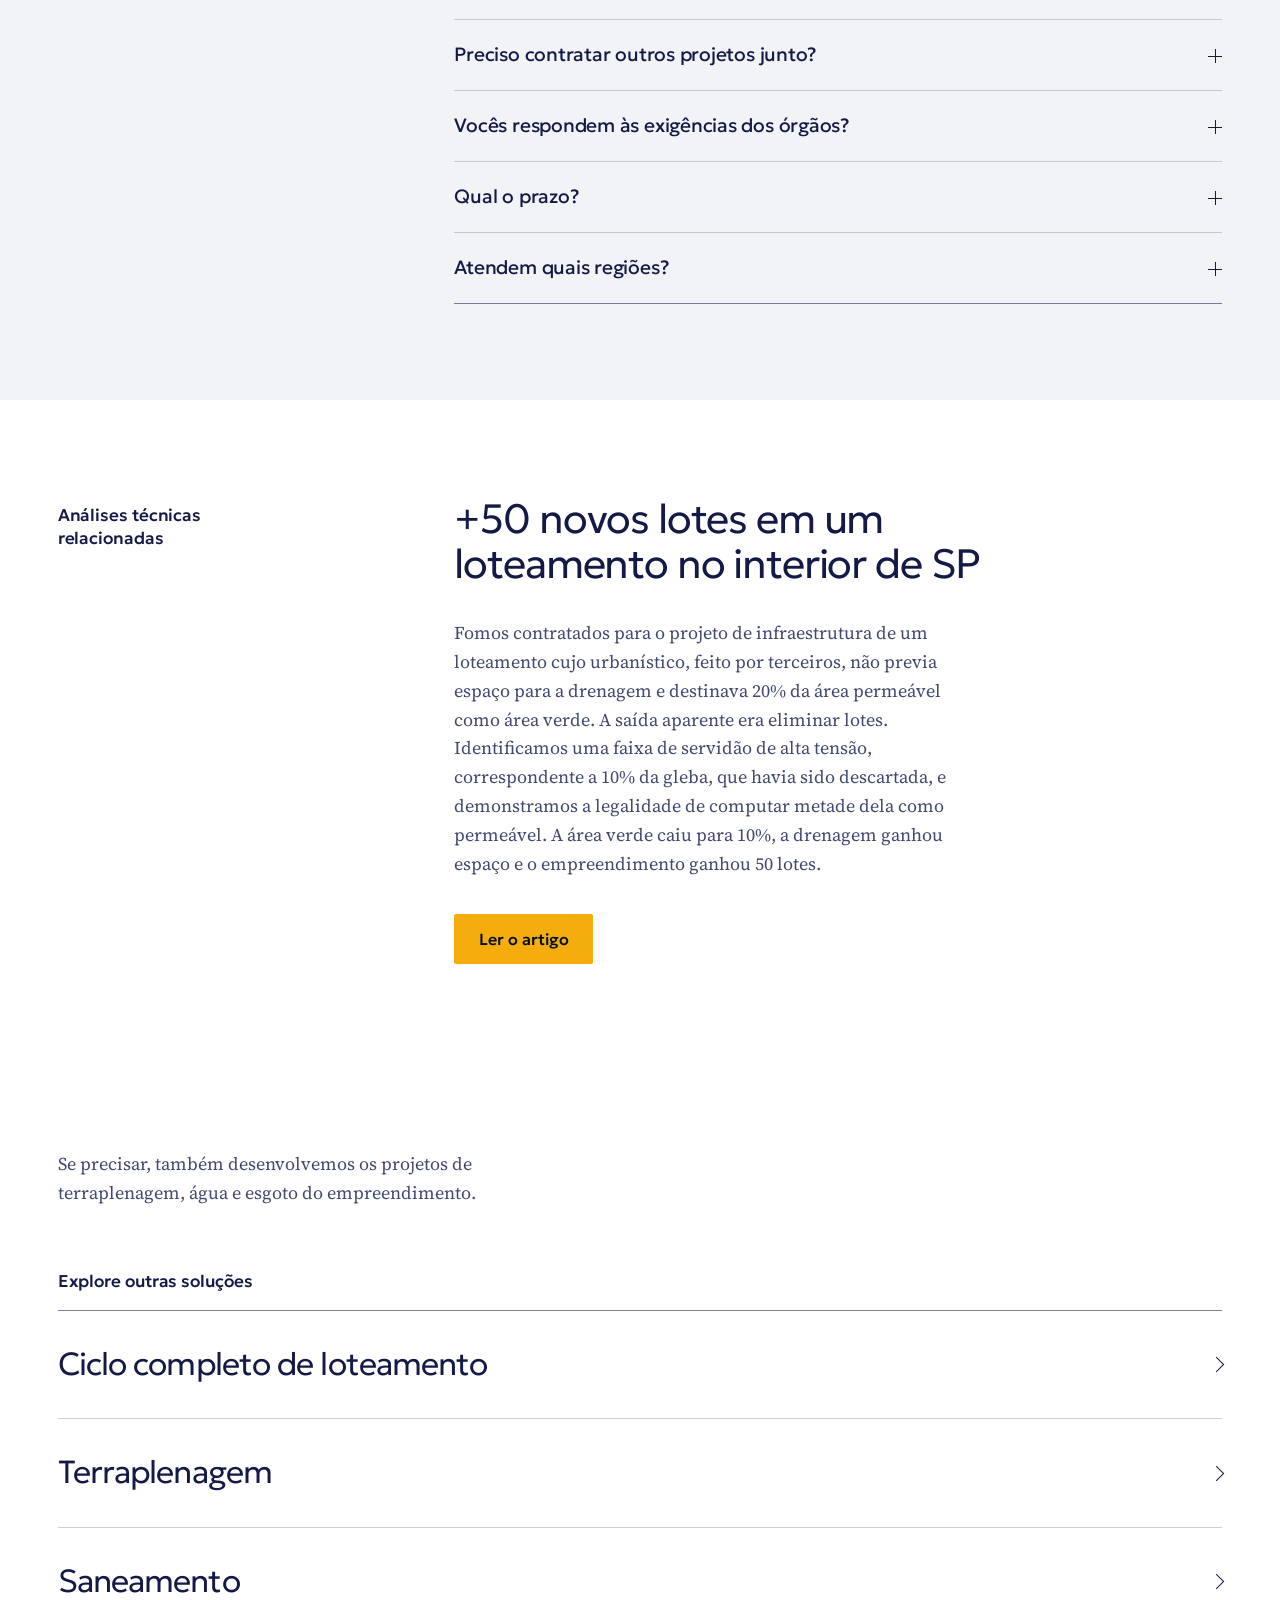
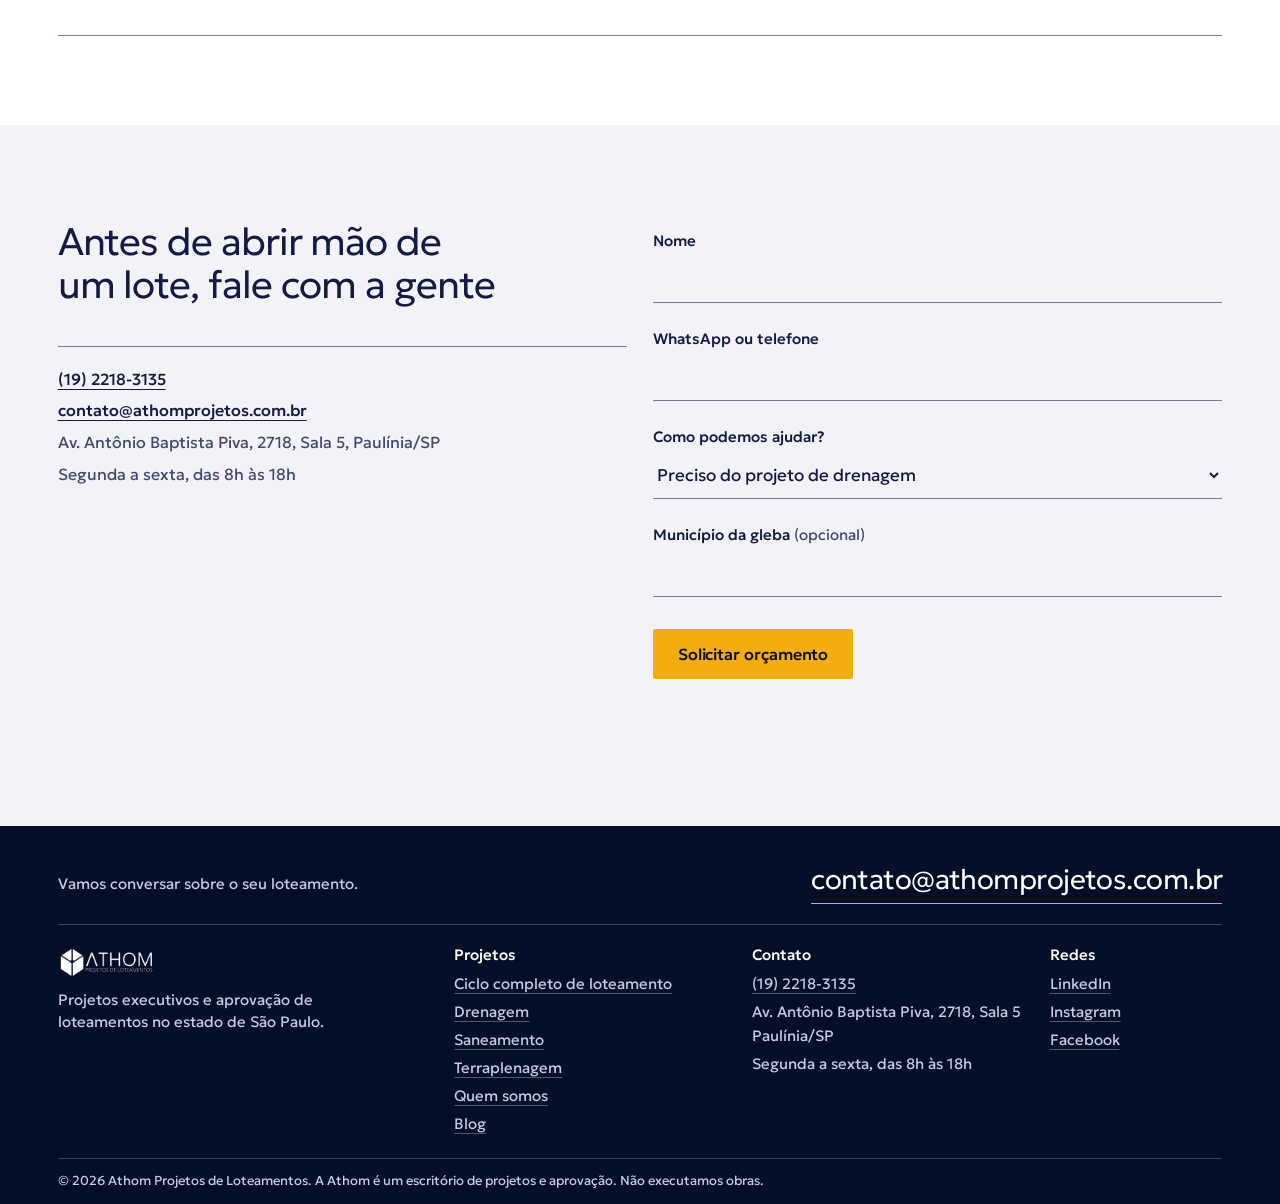
<file: projeto-drenagem.html>
<!doctype html>
<html lang="pt-BR">
<head>
  <meta charset="utf-8">
  <meta name="viewport" content="width=device-width, initial-scale=1">
  <!-- Google tag (gtag.js) -->
  <script async src="https://www.googletagmanager.com/gtag/js?id=GTM-M7RLVJPD"></script>
  <script>
    window.dataLayer = window.dataLayer || [];
    function gtag(){dataLayer.push(arguments);}
    gtag('js', new Date());
    gtag('config', 'GTM-M7RLVJPD');
    gtag('config', 'AW-18466686792');
  </script>
  <title>Projeto de Drenagem para loteamentos | Athom</title>
  <meta name="description" content="Drenagem dimensionada com eficiência técnica e econômica, em conformidade com a legislação, para facilitar a aprovação e preservar ao máximo as áreas comercializáveis do seu empreendimento.">
  <meta name="theme-color" content="#141a46">
  <link rel="icon" href="assets/favicon.svg" type="image/svg+xml">

  <link rel="preconnect" href="https://fonts.googleapis.com">
  <link rel="preconnect" href="https://fonts.gstatic.com" crossorigin>
  <link href="https://fonts.googleapis.com/css2?family=Geologica:wght@300;400;500;600&family=Source+Serif+4:opsz,wght@8..60,400;8..60,600&display=swap" rel="stylesheet">
  <link rel="stylesheet" href="css/styles.css?v=20261023g">
  <script>
    /* liga o movimento antes da primeira pintura; se js/motion.js não carregar em 3 s, a página volta ao estado estático */
    if (!matchMedia('(prefers-reduced-motion: reduce)').matches && 'IntersectionObserver' in window) {
      document.documentElement.classList.add('has-motion');
      setTimeout(function () { if (!window.__athomMotion) document.documentElement.classList.remove('has-motion'); }, 3000);
    }
  </script>
</head>
<body>
  <a class="skip-link" href="#conteudo">Ir para o conteúdo</a>

  <svg width="0" height="0" style="position:absolute" aria-hidden="true" focusable="false">
    <symbol id="i-check" viewBox="0 0 20 20"><path d="m4 10.5 4 4 8-9" fill="none" stroke="currentColor" stroke-width="2" stroke-linecap="round" stroke-linejoin="round"/></symbol>
    <symbol id="i-whatsapp" viewBox="0 0 24 24"><path fill="currentColor" d="M17.47 14.38c-.3-.15-1.76-.87-2.03-.97-.27-.1-.47-.15-.67.15-.2.3-.77.97-.94 1.16-.17.2-.35.22-.65.08-.3-.15-1.26-.46-2.4-1.48-.89-.8-1.49-1.77-1.66-2.07-.17-.3-.02-.46.13-.61.14-.13.3-.35.45-.52.15-.18.2-.3.3-.5.1-.21.05-.38-.03-.53-.07-.15-.67-1.62-.92-2.2-.24-.59-.49-.51-.67-.51h-.57c-.2 0-.52.07-.8.37-.27.3-1.04 1.02-1.04 2.48s1.07 2.87 1.22 3.07c.15.2 2.1 3.2 5.08 4.48.7.3 1.26.49 1.7.63.71.23 1.36.2 1.87.12.57-.09 1.76-.72 2-1.41.25-.7.25-1.29.17-1.41-.07-.13-.27-.2-.57-.35ZM12.05 21.79a9.87 9.87 0 0 1-5.03-1.38l-.36-.21-3.74.98 1-3.65-.24-.37a9.86 9.86 0 0 1-1.51-5.26c0-5.45 4.44-9.88 9.89-9.88 2.64 0 5.12 1.03 6.99 2.9a9.83 9.83 0 0 1 2.89 6.99c0 5.45-4.44 9.88-9.89 9.88Zm8.41-18.3A11.82 11.82 0 0 0 12.05 0C5.5 0 .16 5.34.16 11.9c0 2.1.55 4.14 1.59 5.95L.06 24l6.3-1.65a11.88 11.88 0 0 0 5.69 1.45c6.55 0 11.89-5.34 11.89-11.9 0-3.18-1.24-6.17-3.48-8.41Z"/></symbol>
  </svg>

  <!-- ============ Cabeçalho ============ -->
  <header class="site-header" id="topo">
    <div class="container site-header__bar">
      <a class="brand" href="index.html" aria-label="Athom Projetos de Loteamentos, início">
        <img src="assets/logo-athom.png" width="130" height="40" alt="Athom Projetos de Loteamentos">
      </a>

      <button class="nav-toggle" type="button" aria-expanded="false" aria-controls="menu">Menu</button>

      <nav class="nav" id="menu" aria-label="Principal">
        <ul>
          <li class="nav__item">
            <button class="nav__trigger" type="button" aria-expanded="false" aria-controls="submenu-servicos">Serviços</button>
            <ul class="subnav" id="submenu-servicos">
              <li><a href="projeto-completo.html">Ciclo completo de loteamento</a></li>
              <li><a href="projeto-terraplenagem.html">Terraplenagem</a></li>
              <li><a href="projeto-saneamento.html">Saneamento</a></li>
              <li><a href="projeto-drenagem.html" aria-current="page">Drenagem</a></li>
            </ul>
          </li>
          <li><a href="quem-somos.html">Quem somos</a></li>
          <li><a href="blog.html">Blog</a></li>
          <li><a href="#contato">Contato</a></li>
        </ul>
        <a class="btn btn--primary btn--sm" href="#contato">Solicitar análise</a>
      </nav>
    </div>
  </header>

  <main id="conteudo">

    <!-- ============ Hero ============ -->
    <section class="hero hero--page" aria-labelledby="hero-title">
      <div class="hero__inner">
        <div class="hero__copy">
          <h1 id="hero-title">Projeto de Drenagem</h1>
          <p class="hero__lead">Drenagem dimensionada com eficiência técnica e econômica, em conformidade com a legislação, para facilitar a aprovação e preservar ao máximo as áreas comercializáveis do seu empreendimento.</p>
          <div class="hero__actions">
            <a class="btn btn--primary" href="#contato" data-whatsapp="Olá, vim pelo site e gostaria de solicitar um orçamento do serviço: Projeto de drenagem.">Solicitar orçamento de drenagem</a>
          </div>
          <p class="hero__micro">Seu projeto pronto em até 15 dias úteis</p>
        </div>

        <figure class="hero__plan hero__plan--photo">
          <div class="hero__plan-art"><img src="assets/img/servicos/dren-vala.jpg" width="1200" height="900" alt="Tubulação de drenagem sendo instalada sobre brita numa vala aberta"></div>
        </figure>
      </div>
    </section>

    <!-- ============ Dor ============ -->
    <section class="section section--paper" aria-labelledby="dor-title">
      <div class="container grid">
        <h2 id="dor-title" class="pain__title">Onde você vai colocar a drenagem? Essa resposta pode custar lotes</h2>
        <p class="pain__text">É comum o urbanístico chegar pronto sem espaço previsto para os dispositivos de drenagem. Na hora de encaixar reservatórios e estruturas, a solução mais fácil é eliminar lotes, e isso vira perda direta de VGV. Somam-se a isso redes que colidem com água e esgoto em campo e exigências técnicas que travam a aprovação.</p>
      </div>
    </section>

    <!-- ============ Solução ============ -->
    <section class="section section--white" aria-labelledby="solucao-title">
      <div class="container">
        <div class="grid solution">
          <div class="solution__copy">
            <h2 id="solucao-title">Drenagem que protege a aprovação e o seu VGV</h2>
            <p>Projetamos a drenagem integrada ao urbanismo, à terraplenagem e às redes de saneamento, em um único modelo BIM. Com o conhecimento da legislação ambiental e municipal, buscamos a solução tecnicamente correta que preserve o máximo possível de área vendável.</p>
          </div>
          <div class="receive">
            <h3>O que você recebe</h3>
            <ul class="checklist">
                <li>Estudo e dimensionamento da rede de drenagem</li>
                <li>Microdrenagem: sarjetas, bocas de lobo, galerias e poços de visita</li>
                <li>Dispositivos de amortecimento e retenção, quando exigidos</li>
                <li>Compatibilização em BIM com redes de água e esgoto</li>
                <li>Memoriais e planilhas de cálculos para aprovação</li>
                <li>Atendimento às devolutivas do projeto até a aprovação</li>
            </ul>
          </div>
        </div>

        <div class="benefits">
          <h3>Benefícios</h3>
          <ul class="problems">
          <li>
            <h3>Mais lotes vendáveis</h3>
            <p>Soluções que evitam sacrificar área comercial.</p>
          </li>
          <li>
            <h3>Sem colisão em campo</h3>
            <p>Compatibilização com as redes de saneamento antes da obra.</p>
          </li>
          <li>
            <h3>Menos exigências</h3>
            <p>Projeto alinhado às diretrizes locais.</p>
          </li>
          <li>
            <h3>Prazo cumprido</h3>
            <p>Entregas e devolutivas no cronograma combinado.</p>
          </li>
          </ul>
        </div>
      </div>
    </section>

    <!-- ============ Como funciona ============ -->
    <section class="section steps-section" aria-labelledby="como-title">
      <div class="container">
        <h2 id="como-title">Como funciona</h2>
        <ol class="steps">
          <li>Você envia o urbanístico, a topografia/terraplenagem e o projeto de saneamento, se já tiver</li>
          <li>Retornamos com escopo, prazo e valor</li>
          <li>Desenvolvemos e entregamos o projeto integrado em BIM</li>
          <li>Revisamos conforme as devolutivas dos órgãos</li>
        </ol>
        <div class="steps-cta">
          <a class="btn btn--primary" href="#contato" data-whatsapp="Olá, vim pelo site e gostaria de solicitar um orçamento do serviço: Projeto de drenagem.">Solicite um Orçamento</a>
        </div>
      </div>
    </section>

    <!-- ============ Perguntas frequentes ============ -->
    <section class="section section--paper" aria-labelledby="faq-title">
      <div class="container grid">
        <h2 id="faq-title" class="section-title-sm">Perguntas frequentes</h2>
        <div class="faq faq-section__list">
          <details>
            <summary>Meu urbanístico já está pronto. Ainda dá para otimizar?</summary>
            <p>Muitas vezes, sim. Analisamos o projeto e indicamos oportunidades antes de finalizar o dimensionamento da drenagem.</p>
          </details>
          <details>
            <summary>Preciso contratar outros projetos junto?</summary>
            <p>Não. A drenagem pode ser contratada isoladamente.</p>
          </details>
          <details>
            <summary>Vocês respondem às exigências dos órgãos?</summary>
            <p>Sim, revisamos o projeto de acordo com as exigências dos órgãos.</p>
          </details>
          <details>
            <summary>Qual o prazo?</summary>
            <p>Depende da área e da complexidade da gleba. Geralmente em torno de 15 dias úteis.</p>
          </details>
          <details>
            <summary>Atendem quais regiões?</summary>
            <p>Elaboramos projetos para todo o Brasil, e somos especialistas em trâmites de aprovação no estado de São Paulo.</p>
          </details>
        </div>
      </div>
    </section>

    <!-- ============ Prova ============ -->
    <section class="section section--white" aria-labelledby="prova-title">
      <div class="container">
        <div class="grid">
          <h2 id="prova-title" class="section-title-sm">Análises técnicas relacionadas</h2>
          <div class="proof__body">
            <h3 class="case-title">+50 novos lotes em um loteamento no interior de SP</h3>
            <p>Fomos contratados para o projeto de infraestrutura de um loteamento cujo urbanístico, feito por terceiros, não previa espaço para a drenagem e destinava 20% da área permeável como área verde. A saída aparente era eliminar lotes. Identificamos uma faixa de servidão de alta tensão, correspondente a 10% da gleba, que havia sido descartada, e demonstramos a legalidade de computar metade dela como permeável. A área verde caiu para 10%, a drenagem ganhou espaço e o empreendimento ganhou 50 lotes.</p>
            <div class="proof__cta">
              <a class="btn btn--primary" href="blog-post.html?slug=area-permeavel-loteamento-50-lotes">Ler o artigo</a>
            </div>
          </div>
        </div>
      </div>
    </section>

    <!-- ============ Outras soluções ============ -->
    <section class="explore section--white" aria-labelledby="explore-title">
      <div class="container">
        <p class="explore__note">Se precisar, também desenvolvemos os projetos de terraplenagem, água e esgoto do empreendimento.</p>
        <h2 id="explore-title">Explore outras soluções</h2>
        <nav class="explore__list" aria-labelledby="explore-title">
          <a href="projeto-completo.html">Ciclo completo de loteamento</a>
          <a href="projeto-terraplenagem.html">Terraplenagem</a>
          <a href="projeto-saneamento.html">Saneamento</a>
        </nav>
      </div>
    </section>

    <!-- ============ Contato ============ -->
    <section class="section section--paper" id="contato" aria-labelledby="contato-title">
      <div class="container grid contact">
        <div class="contact__intro">
          <h2 id="contato-title">Antes de abrir mão de um lote, fale com a gente</h2>

          <ul class="contact-list">
            <li><a href="tel:+551922183135">(19) 2218-3135</a></li>
            <li><a href="mailto:contato@athomprojetos.com.br">contato@athomprojetos.com.br</a></li>
            <li>Av. Antônio Baptista Piva, 2718, Sala 5, Paulínia/SP</li>
            <li>Segunda a sexta, das 8h às 18h</li>
          </ul>
        </div>

        <form class="form" id="form-contato" novalidate data-default="drenagem">
          <div class="field">
            <label for="f-nome">Nome</label>
            <input id="f-nome" name="nome" type="text" autocomplete="name" required>
          </div>
          <div class="field">
            <label for="f-fone">WhatsApp ou telefone</label>
            <input id="f-fone" name="fone" type="tel" autocomplete="tel" inputmode="tel" required>
          </div>
          <div class="field">
            <label for="f-estagio">Como podemos ajudar?</label>
            <select id="f-estagio" name="estagio" required>
              <option value="">Selecione</option>
              <option value="urbanismo">Tenho a gleba e preciso do desenho do loteamento</option>
              <option value="infra">Tenho o urbanístico e preciso dos projetos executivos</option>
              <option value="ciclo">Quero gestão única, da gleba bruta ao registro</option>
              <option value="destrave">Meu processo está parado ou com exigências</option>
              <option value="drenagem">Preciso do projeto de drenagem</option>
              <option value="saneamento">Preciso do projeto de água e esgoto</option>
              <option value="terraplenagem">Preciso do projeto de terraplenagem</option>
              <option value="outro">Ainda não sei, quero conversar</option>
            </select>
          </div>
          <div class="field">
            <label for="f-municipio">Município da gleba <span class="optional">(opcional)</span></label>
            <input id="f-municipio" name="municipio" type="text" autocomplete="address-level2">
          </div>

          <div class="form__actions">
            <button class="btn btn--primary" type="submit">Solicitar orçamento</button>
          </div>
          <p class="form__feedback" id="form-feedback" role="status" aria-live="polite"></p>
        </form>
      </div>
    </section>

  </main>

  <!-- ============ Rodapé ============ -->
  <footer class="site-footer">
    <div class="container">
      <div class="site-footer__top">
        <p class="site-footer__cta">Vamos conversar sobre o seu loteamento.</p>
        <a class="site-footer__mail" href="mailto:contato@athomprojetos.com.br">contato@athomprojetos.com.br</a>
      </div>

      <div class="site-footer__grid">
        <div>
          <img src="assets/logo-athom.png" width="130" height="40" alt="Athom Projetos de Loteamentos" loading="lazy">
          <p class="site-footer__about">Projetos executivos e aprovação de loteamentos no estado de São Paulo.</p>
        </div>
        <div>
          <h2 class="site-footer__title">Projetos</h2>
          <ul>
            <li><a href="projeto-completo.html">Ciclo completo de loteamento</a></li>
            <li><a href="projeto-drenagem.html">Drenagem</a></li>
            <li><a href="projeto-saneamento.html">Saneamento</a></li>
            <li><a href="projeto-terraplenagem.html">Terraplenagem</a></li>
            <li><a href="quem-somos.html">Quem somos</a></li>
            <li><a href="blog.html">Blog</a></li>
          </ul>
        </div>
        <div>
          <h2 class="site-footer__title">Contato</h2>
          <ul>
            <li><a href="tel:+551922183135">(19) 2218-3135</a></li>
            <li>Av. Antônio Baptista Piva, 2718, Sala 5<br>Paulínia/SP</li>
            <li>Segunda a sexta, das 8h às 18h</li>
          </ul>
        </div>
        <div>
          <h2 class="site-footer__title">Redes</h2>
          <ul>
            <li><a href="https://www.linkedin.com/company/athom-projetos-e-consultoria" rel="noopener" target="_blank">LinkedIn</a></li>
            <li><a href="https://www.instagram.com/athomprojetos" rel="noopener" target="_blank">Instagram</a></li>
            <li><a href="https://www.facebook.com/athomprojetos" rel="noopener" target="_blank">Facebook</a></li>
          </ul>
        </div>
      </div>

      <p class="site-footer__legal">© <span id="ano">2026</span> Athom Projetos de Loteamentos. A Athom é um escritório de projetos e aprovação. Não executamos obras.</p>
    </div>
  </footer>

  <script src="js/main.js?v=20261023g"></script>
  <script src="js/motion.js?v=20261023g" defer></script>
</body>
</html>
</file>
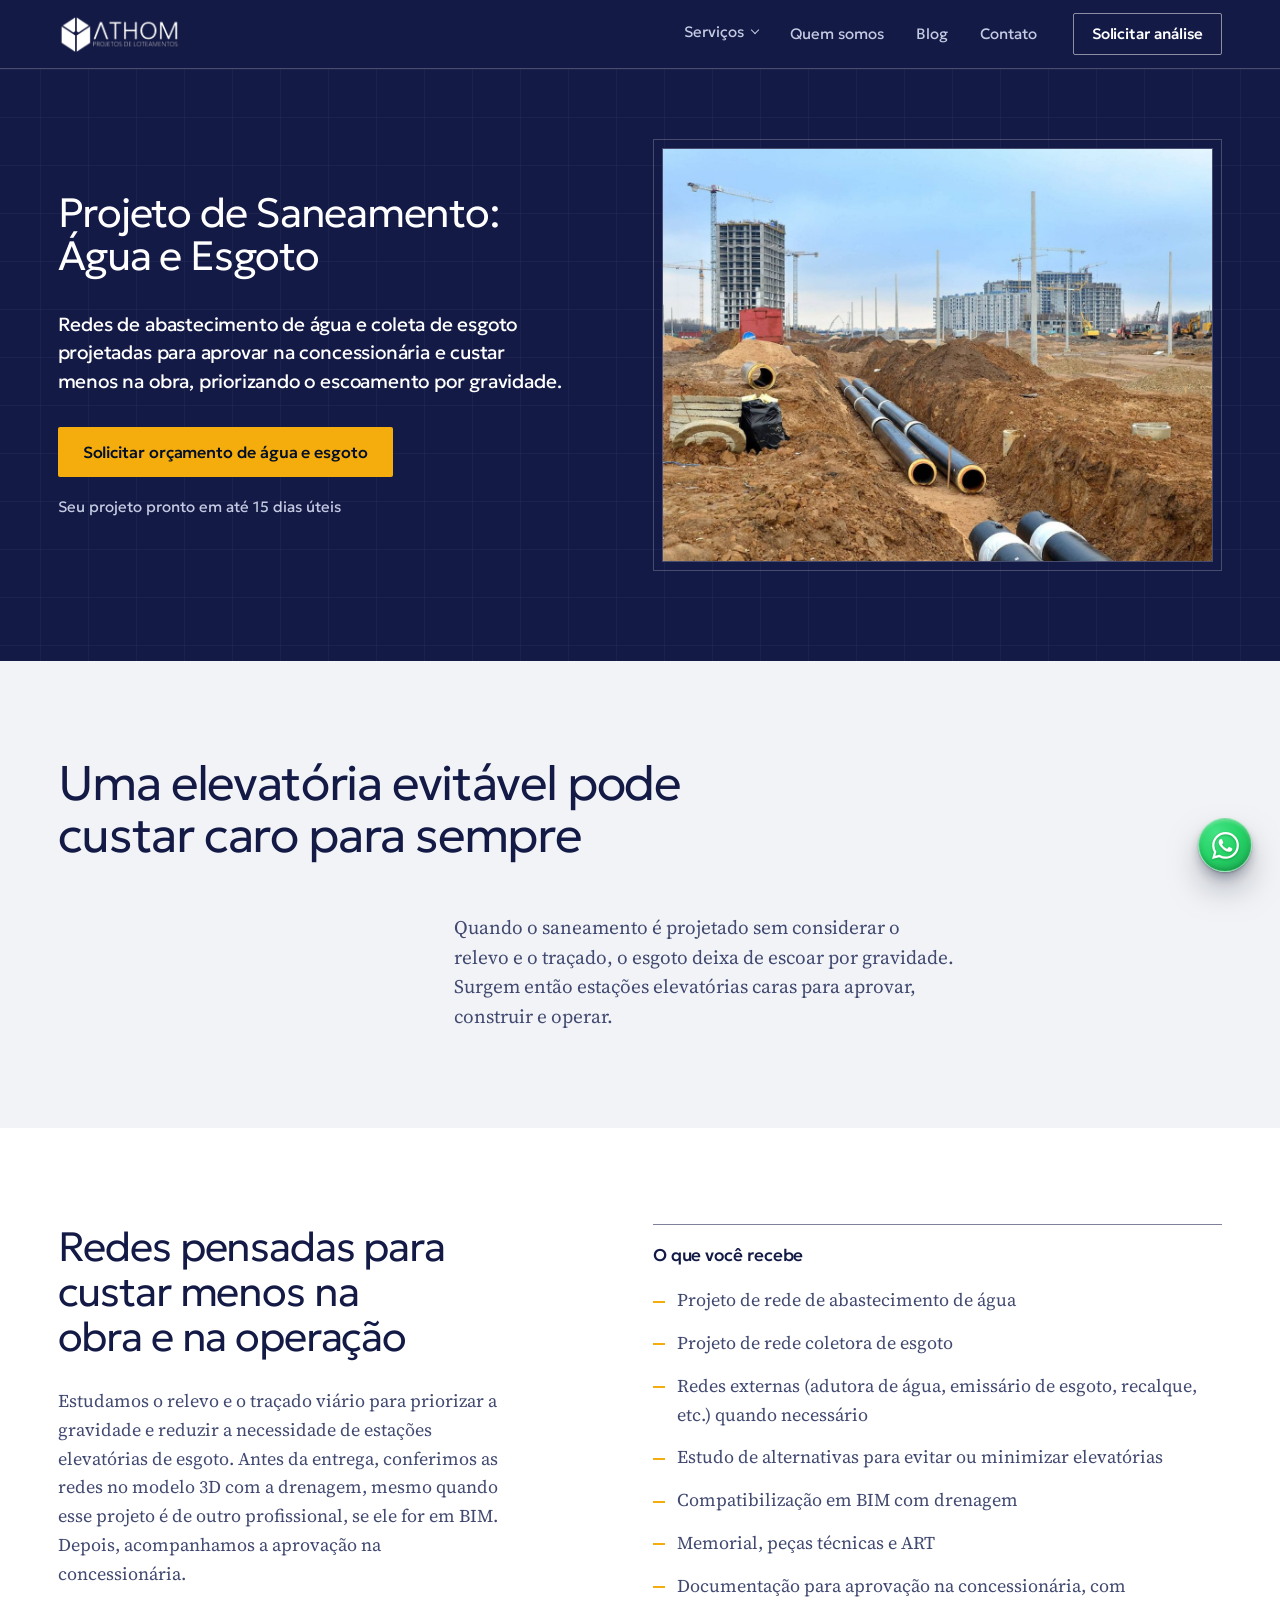
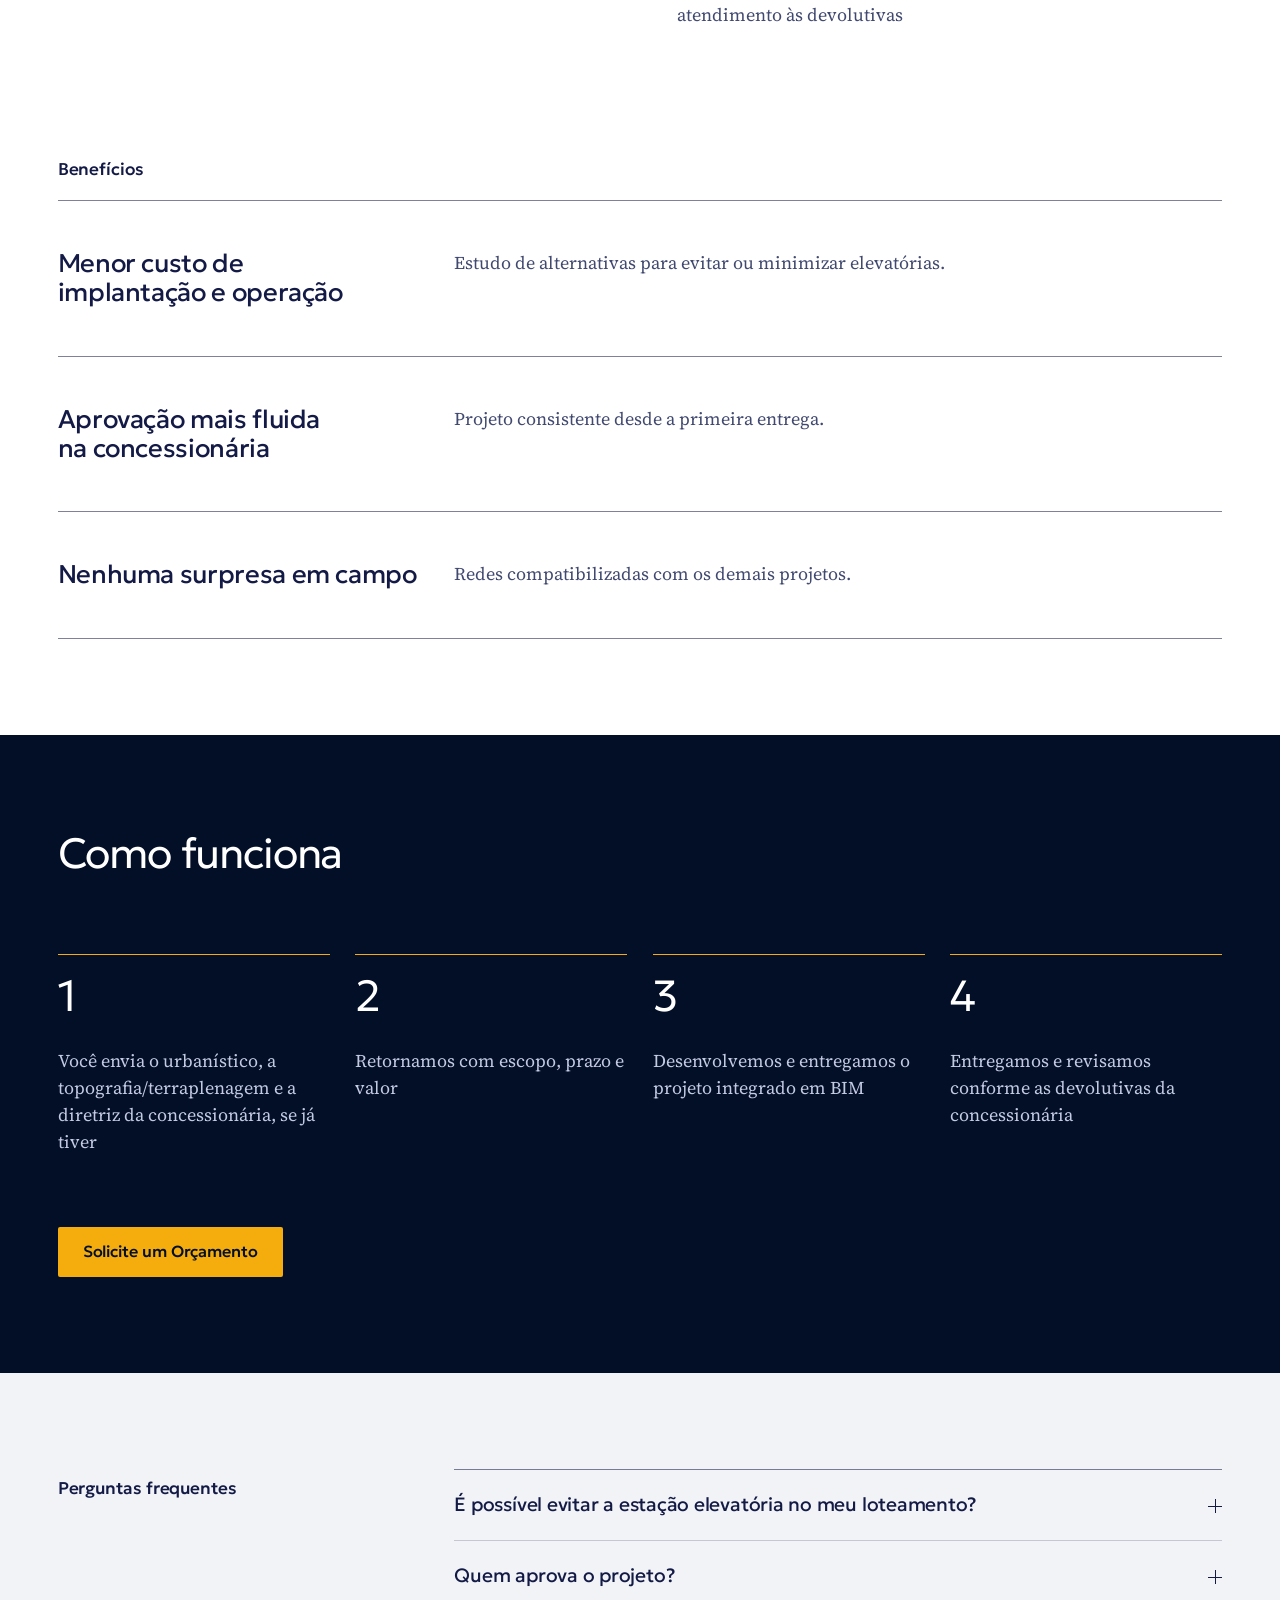
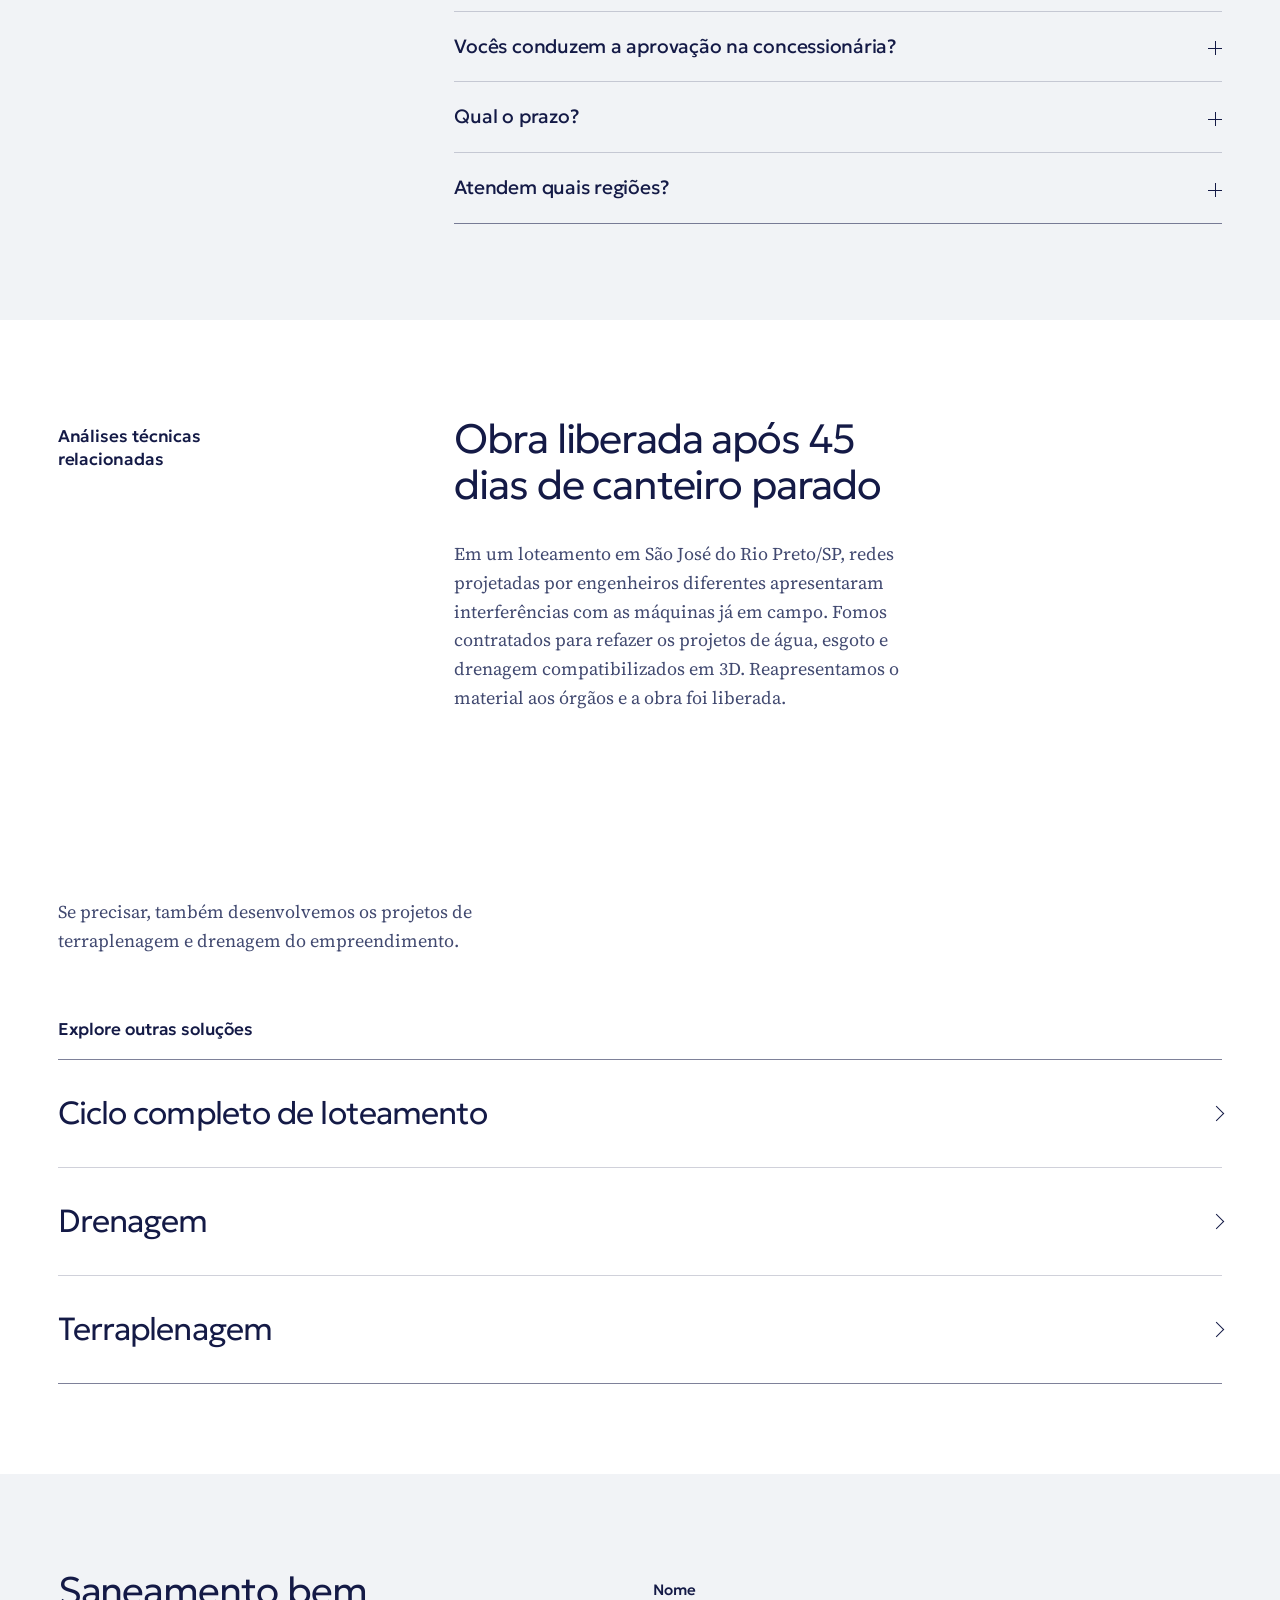
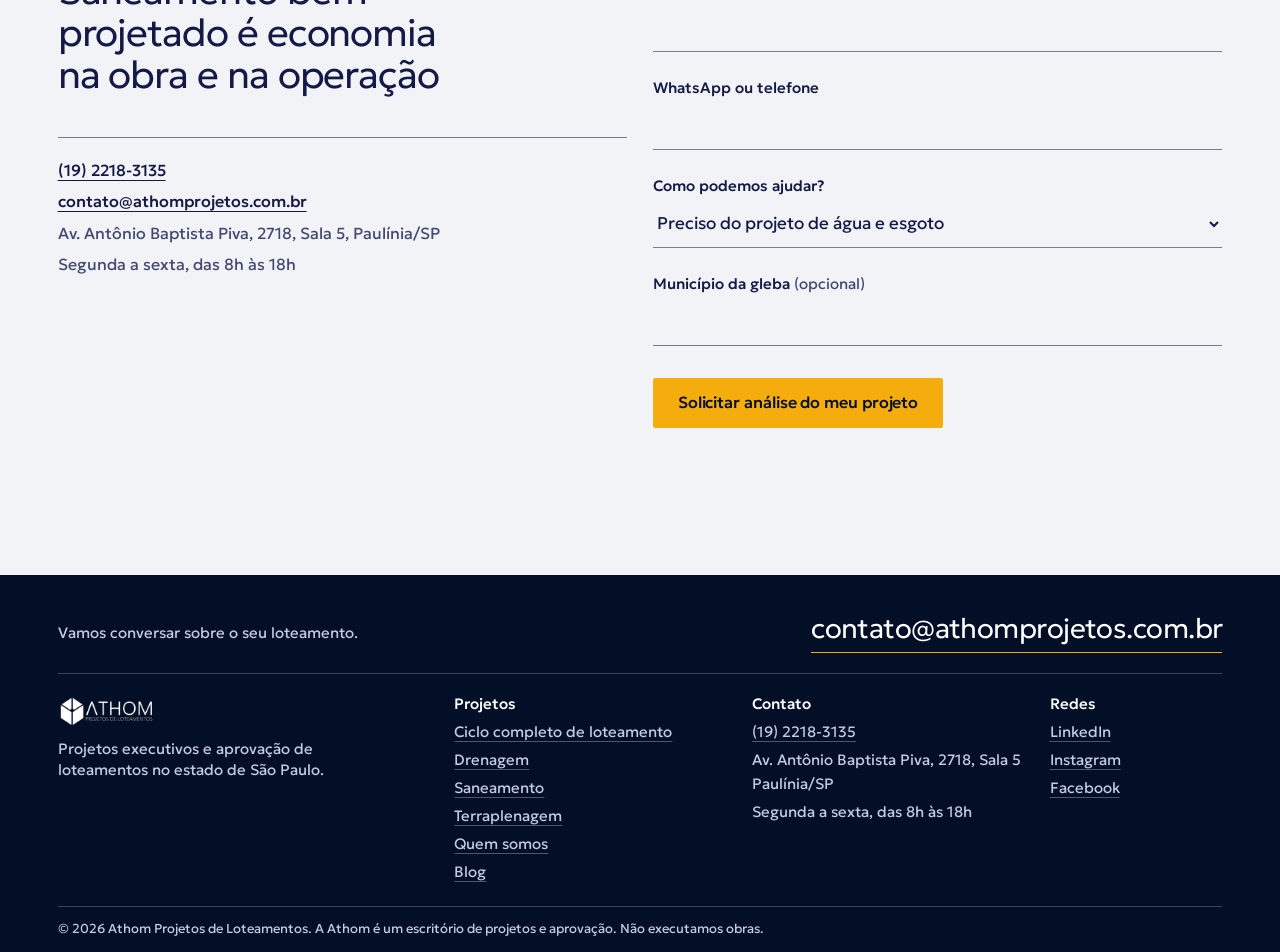
<file: projeto-saneamento.html>
<!doctype html>
<html lang="pt-BR">
<head>
  <meta charset="utf-8">
  <meta name="viewport" content="width=device-width, initial-scale=1">
  <!-- Google tag (gtag.js) -->
  <script async src="https://www.googletagmanager.com/gtag/js?id=GTM-M7RLVJPD"></script>
  <script>
    window.dataLayer = window.dataLayer || [];
    function gtag(){dataLayer.push(arguments);}
    gtag('js', new Date());
    gtag('config', 'GTM-M7RLVJPD');
    gtag('config', 'AW-18466686792');
  </script>
  <title>Projeto de Água e Esgoto para loteamentos | Athom</title>
  <meta name="description" content="Redes de abastecimento de água e coleta de esgoto projetadas para aprovar na concessionária e custar menos na obra, priorizando o escoamento por gravidade.">
  <meta name="theme-color" content="#141a46">
  <link rel="icon" href="assets/favicon.svg" type="image/svg+xml">

  <link rel="preconnect" href="https://fonts.googleapis.com">
  <link rel="preconnect" href="https://fonts.gstatic.com" crossorigin>
  <link href="https://fonts.googleapis.com/css2?family=Geologica:wght@300;400;500;600&family=Source+Serif+4:opsz,wght@8..60,400;8..60,600&display=swap" rel="stylesheet">
  <link rel="stylesheet" href="css/styles.css?v=20261023g">
  <script>
    /* liga o movimento antes da primeira pintura; se js/motion.js não carregar em 3 s, a página volta ao estado estático */
    if (!matchMedia('(prefers-reduced-motion: reduce)').matches && 'IntersectionObserver' in window) {
      document.documentElement.classList.add('has-motion');
      setTimeout(function () { if (!window.__athomMotion) document.documentElement.classList.remove('has-motion'); }, 3000);
    }
  </script>
</head>
<body>
  <a class="skip-link" href="#conteudo">Ir para o conteúdo</a>

  <svg width="0" height="0" style="position:absolute" aria-hidden="true" focusable="false">
    <symbol id="i-check" viewBox="0 0 20 20"><path d="m4 10.5 4 4 8-9" fill="none" stroke="currentColor" stroke-width="2" stroke-linecap="round" stroke-linejoin="round"/></symbol>
    <symbol id="i-whatsapp" viewBox="0 0 24 24"><path fill="currentColor" d="M17.47 14.38c-.3-.15-1.76-.87-2.03-.97-.27-.1-.47-.15-.67.15-.2.3-.77.97-.94 1.16-.17.2-.35.22-.65.08-.3-.15-1.26-.46-2.4-1.48-.89-.8-1.49-1.77-1.66-2.07-.17-.3-.02-.46.13-.61.14-.13.3-.35.45-.52.15-.18.2-.3.3-.5.1-.21.05-.38-.03-.53-.07-.15-.67-1.62-.92-2.2-.24-.59-.49-.51-.67-.51h-.57c-.2 0-.52.07-.8.37-.27.3-1.04 1.02-1.04 2.48s1.07 2.87 1.22 3.07c.15.2 2.1 3.2 5.08 4.48.7.3 1.26.49 1.7.63.71.23 1.36.2 1.87.12.57-.09 1.76-.72 2-1.41.25-.7.25-1.29.17-1.41-.07-.13-.27-.2-.57-.35ZM12.05 21.79a9.87 9.87 0 0 1-5.03-1.38l-.36-.21-3.74.98 1-3.65-.24-.37a9.86 9.86 0 0 1-1.51-5.26c0-5.45 4.44-9.88 9.89-9.88 2.64 0 5.12 1.03 6.99 2.9a9.83 9.83 0 0 1 2.89 6.99c0 5.45-4.44 9.88-9.89 9.88Zm8.41-18.3A11.82 11.82 0 0 0 12.05 0C5.5 0 .16 5.34.16 11.9c0 2.1.55 4.14 1.59 5.95L.06 24l6.3-1.65a11.88 11.88 0 0 0 5.69 1.45c6.55 0 11.89-5.34 11.89-11.9 0-3.18-1.24-6.17-3.48-8.41Z"/></symbol>
  </svg>

  <!-- ============ Cabeçalho ============ -->
  <header class="site-header" id="topo">
    <div class="container site-header__bar">
      <a class="brand" href="index.html" aria-label="Athom Projetos de Loteamentos, início">
        <img src="assets/logo-athom.png" width="130" height="40" alt="Athom Projetos de Loteamentos">
      </a>

      <button class="nav-toggle" type="button" aria-expanded="false" aria-controls="menu">Menu</button>

      <nav class="nav" id="menu" aria-label="Principal">
        <ul>
          <li class="nav__item">
            <button class="nav__trigger" type="button" aria-expanded="false" aria-controls="submenu-servicos">Serviços</button>
            <ul class="subnav" id="submenu-servicos">
              <li><a href="projeto-completo.html">Ciclo completo de loteamento</a></li>
              <li><a href="projeto-terraplenagem.html">Terraplenagem</a></li>
              <li><a href="projeto-saneamento.html" aria-current="page">Saneamento</a></li>
              <li><a href="projeto-drenagem.html">Drenagem</a></li>
            </ul>
          </li>
          <li><a href="quem-somos.html">Quem somos</a></li>
          <li><a href="blog.html">Blog</a></li>
          <li><a href="#contato">Contato</a></li>
        </ul>
        <a class="btn btn--primary btn--sm" href="#contato">Solicitar análise</a>
      </nav>
    </div>
  </header>

  <main id="conteudo">

    <!-- ============ Hero ============ -->
    <section class="hero hero--page" aria-labelledby="hero-title">
      <div class="hero__inner">
        <div class="hero__copy">
          <h1 id="hero-title">Projeto de Saneamento: Água e Esgoto</h1>
          <p class="hero__lead">Redes de abastecimento de água e coleta de esgoto projetadas para aprovar na concessionária e custar menos na obra, priorizando o escoamento por gravidade.</p>
          <div class="hero__actions">
            <a class="btn btn--primary" href="#contato" data-whatsapp="Olá, vim pelo site e gostaria de solicitar um orçamento do serviço: Projeto de água e esgoto.">Solicitar orçamento de água e esgoto</a>
          </div>
          <p class="hero__micro">Seu projeto pronto em até 15 dias úteis</p>
        </div>

        <figure class="hero__plan hero__plan--photo">
          <div class="hero__plan-art"><img src="assets/img/servicos/san-rede.jpg" width="1200" height="900" alt="Tubulações assentadas numa vala aberta em um novo bairro em construção"></div>
        </figure>
      </div>
    </section>

    <!-- ============ Dor ============ -->
    <section class="section section--paper" aria-labelledby="dor-title">
      <div class="container grid">
        <h2 id="dor-title" class="pain__title">Uma elevatória evitável pode custar caro para sempre</h2>
        <p class="pain__text">Quando o saneamento é projetado sem considerar o relevo e o traçado, o esgoto deixa de escoar por gravidade. Surgem então estações elevatórias caras para aprovar, construir e operar.</p>
      </div>
    </section>

    <!-- ============ Solução ============ -->
    <section class="section section--white" aria-labelledby="solucao-title">
      <div class="container">
        <div class="grid solution">
          <div class="solution__copy">
            <h2 id="solucao-title">Redes pensadas para custar menos na obra e na operação</h2>
            <p>Estudamos o relevo e o traçado viário para priorizar a gravidade e reduzir a necessidade de estações elevatórias de esgoto. Antes da entrega, conferimos as redes no modelo 3D com a drenagem, mesmo quando esse projeto é de outro profissional, se ele for em BIM. Depois, acompanhamos a aprovação na concessionária.</p>
          </div>
          <div class="receive">
            <h3>O que você recebe</h3>
            <ul class="checklist">
                <li>Projeto de rede de abastecimento de água</li>
                <li>Projeto de rede coletora de esgoto</li>
                <li>Redes externas (adutora de água, emissário de esgoto, recalque, etc.) quando necessário</li>
                <li>Estudo de alternativas para evitar ou minimizar elevatórias</li>
                <li>Compatibilização em BIM com drenagem</li>
                <li>Memorial, peças técnicas e ART</li>
                <li>Documentação para aprovação na concessionária, com atendimento às devolutivas</li>
            </ul>
          </div>
        </div>

        <div class="benefits">
          <h3>Benefícios</h3>
          <ul class="problems">
          <li>
            <h3>Menor custo de implantação e operação</h3>
            <p>Estudo de alternativas para evitar ou minimizar elevatórias.</p>
          </li>
          <li>
            <h3>Aprovação mais fluida na concessionária</h3>
            <p>Projeto consistente desde a primeira entrega.</p>
          </li>
          <li>
            <h3>Nenhuma surpresa em campo</h3>
            <p>Redes compatibilizadas com os demais projetos.</p>
          </li>
          </ul>
        </div>
      </div>
    </section>

    <!-- ============ Como funciona ============ -->
    <section class="section steps-section" aria-labelledby="como-title">
      <div class="container">
        <h2 id="como-title">Como funciona</h2>
        <ol class="steps">
          <li>Você envia o urbanístico, a topografia/terraplenagem e a diretriz da concessionária, se já tiver</li>
          <li>Retornamos com escopo, prazo e valor</li>
          <li>Desenvolvemos e entregamos o projeto integrado em BIM</li>
          <li>Entregamos e revisamos conforme as devolutivas da concessionária</li>
        </ol>
        <div class="steps-cta">
          <a class="btn btn--primary" href="#contato" data-whatsapp="Olá, vim pelo site e gostaria de solicitar um orçamento do serviço: Projeto de água e esgoto.">Solicite um Orçamento</a>
        </div>
      </div>
    </section>

    <!-- ============ Perguntas frequentes ============ -->
    <section class="section section--paper" aria-labelledby="faq-title">
      <div class="container grid">
        <h2 id="faq-title" class="section-title-sm">Perguntas frequentes</h2>
        <div class="faq faq-section__list">
          <details>
            <summary>É possível evitar a estação elevatória no meu loteamento?</summary>
            <p>Depende do relevo e do traçado, mas esse é sempre um dos objetivos do nosso projeto. Avaliamos as alternativas desde o início.</p>
          </details>
          <details>
            <summary>Quem aprova o projeto?</summary>
            <p>A concessionária do município, como Sabesp, SANASA ou SAAE.</p>
          </details>
          <details>
            <summary>Vocês conduzem a aprovação na concessionária?</summary>
            <p>Sim, temos pacotes personalizados que incluem a gestão completa da aprovação.</p>
          </details>
          <details>
            <summary>Qual o prazo?</summary>
            <p>Depende da área e da complexidade da gleba. Geralmente em torno de 15 dias úteis.</p>
          </details>
          <details>
            <summary>Atendem quais regiões?</summary>
            <p>Elaboramos projetos para todo o Brasil, e somos especialistas em trâmites de aprovação no estado de São Paulo.</p>
          </details>
        </div>
      </div>
    </section>

    <!-- ============ Prova ============ -->
    <section class="section section--white" aria-labelledby="prova-title">
      <div class="container">
        <div class="grid">
          <h2 id="prova-title" class="section-title-sm">Análises técnicas relacionadas</h2>
          <div class="proof__body">
            <h3 class="case-title">Obra liberada após 45 dias de canteiro parado</h3>
            <p>Em um loteamento em São José do Rio Preto/SP, redes projetadas por engenheiros diferentes apresentaram interferências com as máquinas já em campo. Fomos contratados para refazer os projetos de água, esgoto e drenagem compatibilizados em 3D. Reapresentamos o material aos órgãos e a obra foi liberada.</p>
          </div>
        </div>
      </div>
    </section>

    <!-- ============ Outras soluções ============ -->
    <section class="explore section--white" aria-labelledby="explore-title">
      <div class="container">
        <p class="explore__note">Se precisar, também desenvolvemos os projetos de terraplenagem e drenagem do empreendimento.</p>
        <h2 id="explore-title">Explore outras soluções</h2>
        <nav class="explore__list" aria-labelledby="explore-title">
          <a href="projeto-completo.html">Ciclo completo de loteamento</a>
          <a href="projeto-drenagem.html">Drenagem</a>
          <a href="projeto-terraplenagem.html">Terraplenagem</a>
        </nav>
      </div>
    </section>

    <!-- ============ Contato ============ -->
    <section class="section section--paper" id="contato" aria-labelledby="contato-title">
      <div class="container grid contact">
        <div class="contact__intro">
          <h2 id="contato-title">Saneamento bem projetado é economia na obra e na operação</h2>

          <ul class="contact-list">
            <li><a href="tel:+551922183135">(19) 2218-3135</a></li>
            <li><a href="mailto:contato@athomprojetos.com.br">contato@athomprojetos.com.br</a></li>
            <li>Av. Antônio Baptista Piva, 2718, Sala 5, Paulínia/SP</li>
            <li>Segunda a sexta, das 8h às 18h</li>
          </ul>
        </div>

        <form class="form" id="form-contato" novalidate data-default="saneamento">
          <div class="field">
            <label for="f-nome">Nome</label>
            <input id="f-nome" name="nome" type="text" autocomplete="name" required>
          </div>
          <div class="field">
            <label for="f-fone">WhatsApp ou telefone</label>
            <input id="f-fone" name="fone" type="tel" autocomplete="tel" inputmode="tel" required>
          </div>
          <div class="field">
            <label for="f-estagio">Como podemos ajudar?</label>
            <select id="f-estagio" name="estagio" required>
              <option value="">Selecione</option>
              <option value="urbanismo">Tenho a gleba e preciso do desenho do loteamento</option>
              <option value="infra">Tenho o urbanístico e preciso dos projetos executivos</option>
              <option value="ciclo">Quero gestão única, da gleba bruta ao registro</option>
              <option value="destrave">Meu processo está parado ou com exigências</option>
              <option value="drenagem">Preciso do projeto de drenagem</option>
              <option value="saneamento">Preciso do projeto de água e esgoto</option>
              <option value="terraplenagem">Preciso do projeto de terraplenagem</option>
              <option value="outro">Ainda não sei, quero conversar</option>
            </select>
          </div>
          <div class="field">
            <label for="f-municipio">Município da gleba <span class="optional">(opcional)</span></label>
            <input id="f-municipio" name="municipio" type="text" autocomplete="address-level2">
          </div>

          <div class="form__actions">
            <button class="btn btn--primary" type="submit">Solicitar análise do meu projeto</button>
          </div>
          <p class="form__feedback" id="form-feedback" role="status" aria-live="polite"></p>
        </form>
      </div>
    </section>

  </main>

  <!-- ============ Rodapé ============ -->
  <footer class="site-footer">
    <div class="container">
      <div class="site-footer__top">
        <p class="site-footer__cta">Vamos conversar sobre o seu loteamento.</p>
        <a class="site-footer__mail" href="mailto:contato@athomprojetos.com.br">contato@athomprojetos.com.br</a>
      </div>

      <div class="site-footer__grid">
        <div>
          <img src="assets/logo-athom.png" width="130" height="40" alt="Athom Projetos de Loteamentos" loading="lazy">
          <p class="site-footer__about">Projetos executivos e aprovação de loteamentos no estado de São Paulo.</p>
        </div>
        <div>
          <h2 class="site-footer__title">Projetos</h2>
          <ul>
            <li><a href="projeto-completo.html">Ciclo completo de loteamento</a></li>
            <li><a href="projeto-drenagem.html">Drenagem</a></li>
            <li><a href="projeto-saneamento.html">Saneamento</a></li>
            <li><a href="projeto-terraplenagem.html">Terraplenagem</a></li>
            <li><a href="quem-somos.html">Quem somos</a></li>
            <li><a href="blog.html">Blog</a></li>
          </ul>
        </div>
        <div>
          <h2 class="site-footer__title">Contato</h2>
          <ul>
            <li><a href="tel:+551922183135">(19) 2218-3135</a></li>
            <li>Av. Antônio Baptista Piva, 2718, Sala 5<br>Paulínia/SP</li>
            <li>Segunda a sexta, das 8h às 18h</li>
          </ul>
        </div>
        <div>
          <h2 class="site-footer__title">Redes</h2>
          <ul>
            <li><a href="https://www.linkedin.com/company/athom-projetos-e-consultoria" rel="noopener" target="_blank">LinkedIn</a></li>
            <li><a href="https://www.instagram.com/athomprojetos" rel="noopener" target="_blank">Instagram</a></li>
            <li><a href="https://www.facebook.com/athomprojetos" rel="noopener" target="_blank">Facebook</a></li>
          </ul>
        </div>
      </div>

      <p class="site-footer__legal">© <span id="ano">2026</span> Athom Projetos de Loteamentos. A Athom é um escritório de projetos e aprovação. Não executamos obras.</p>
    </div>
  </footer>

  <script src="js/main.js?v=20261023g"></script>
  <script src="js/motion.js?v=20261023g" defer></script>
</body>
</html>
</file>
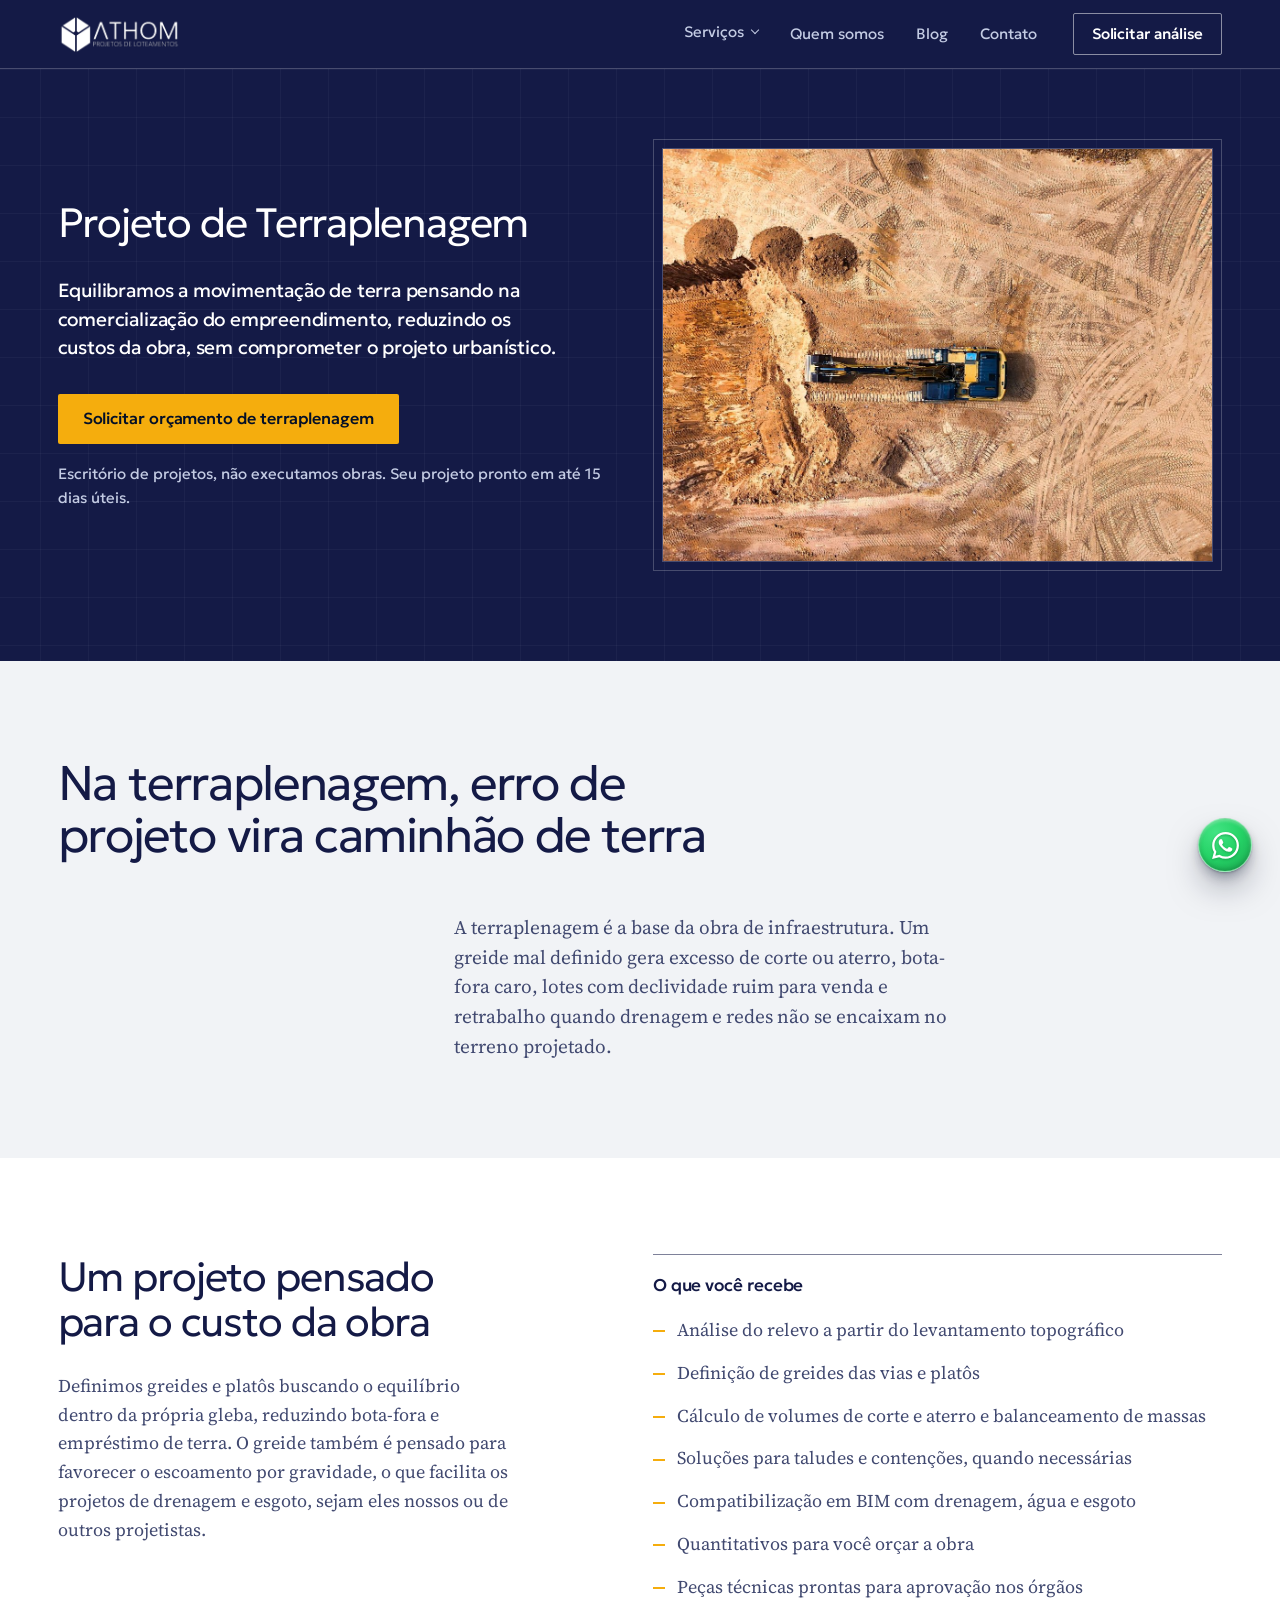
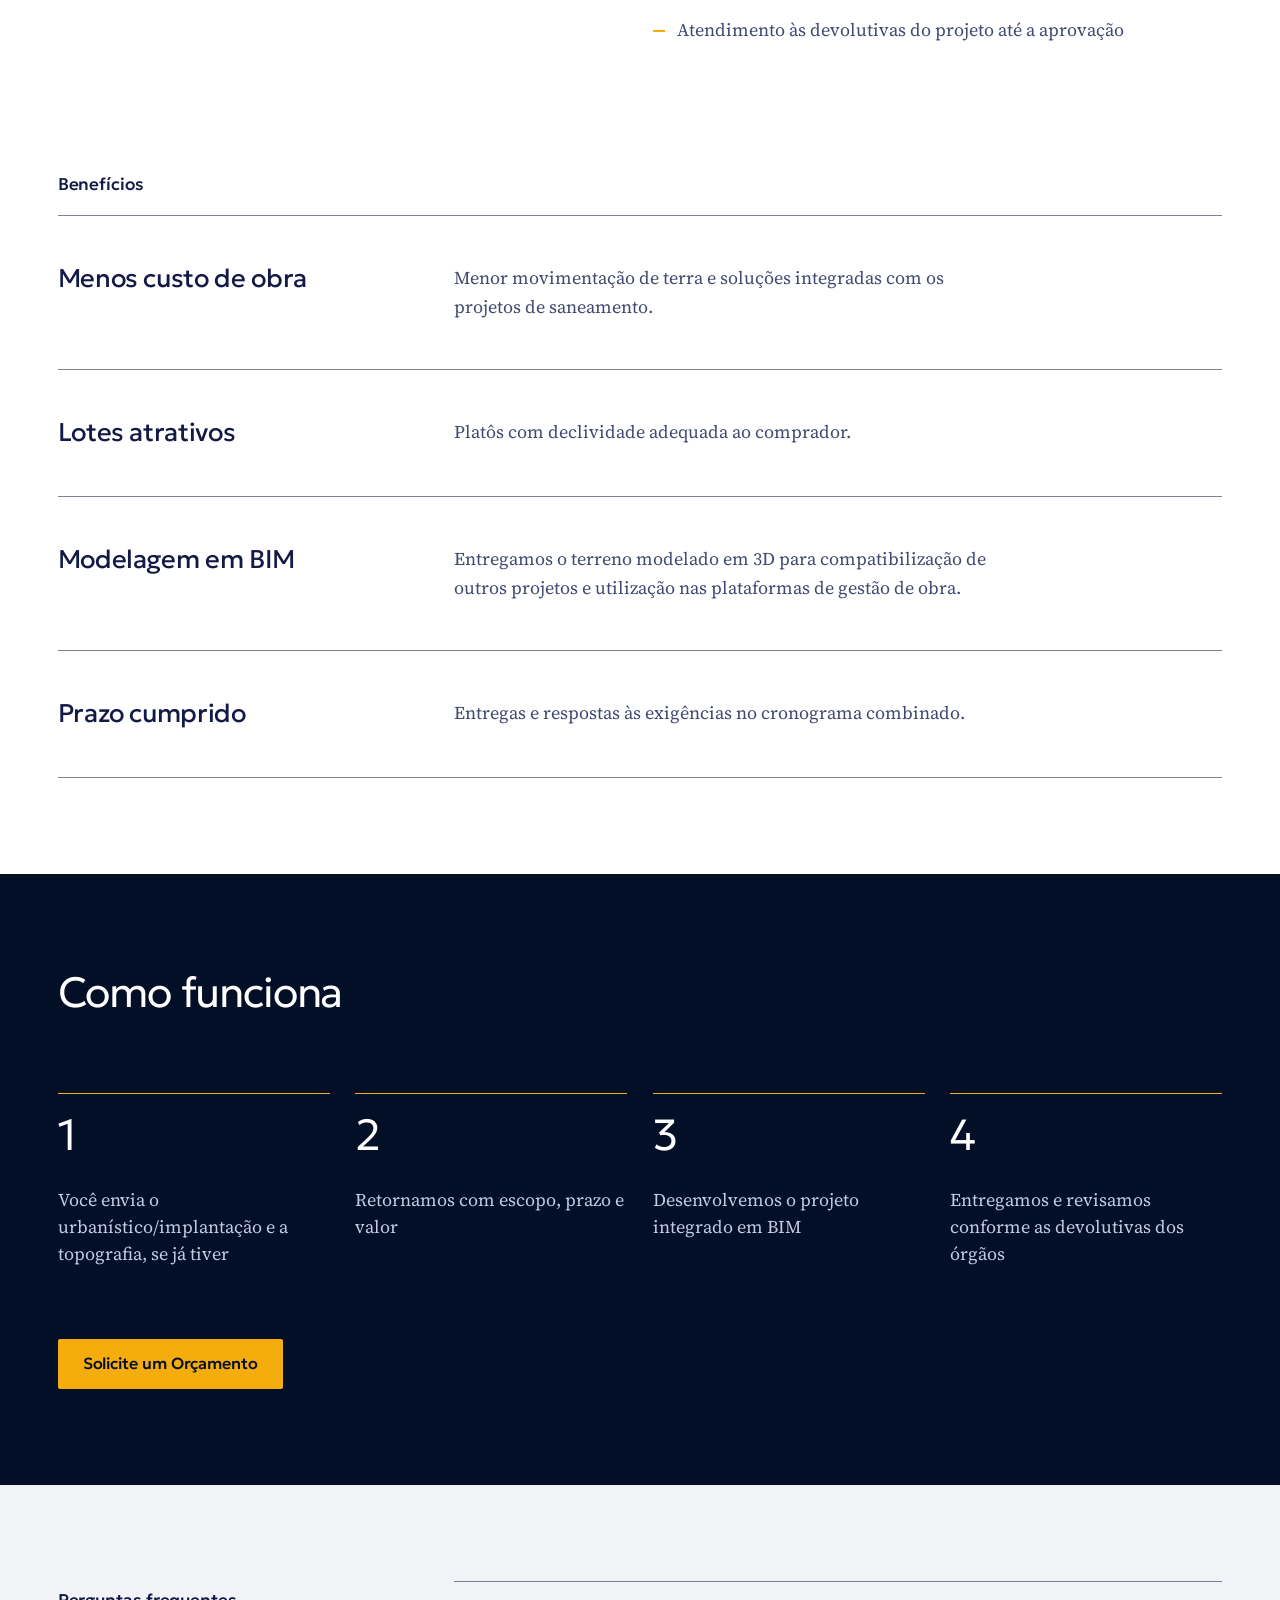
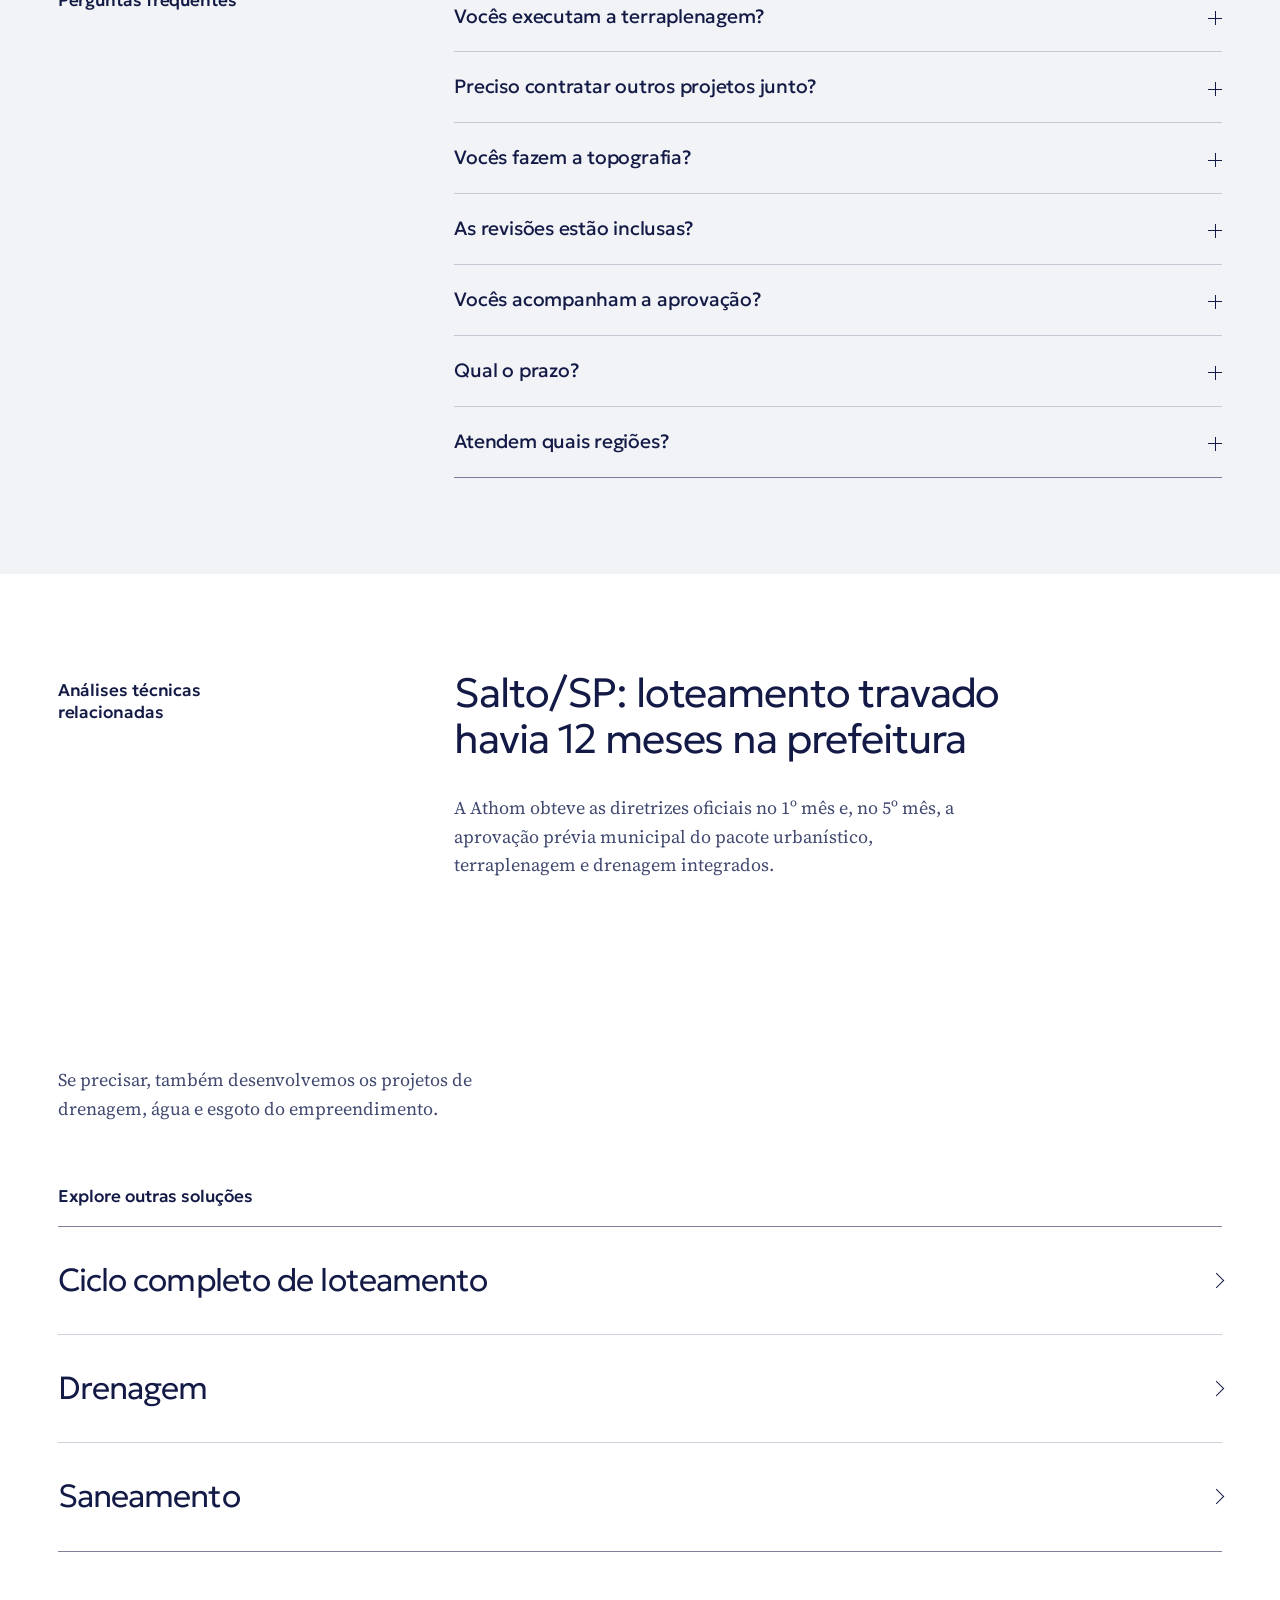
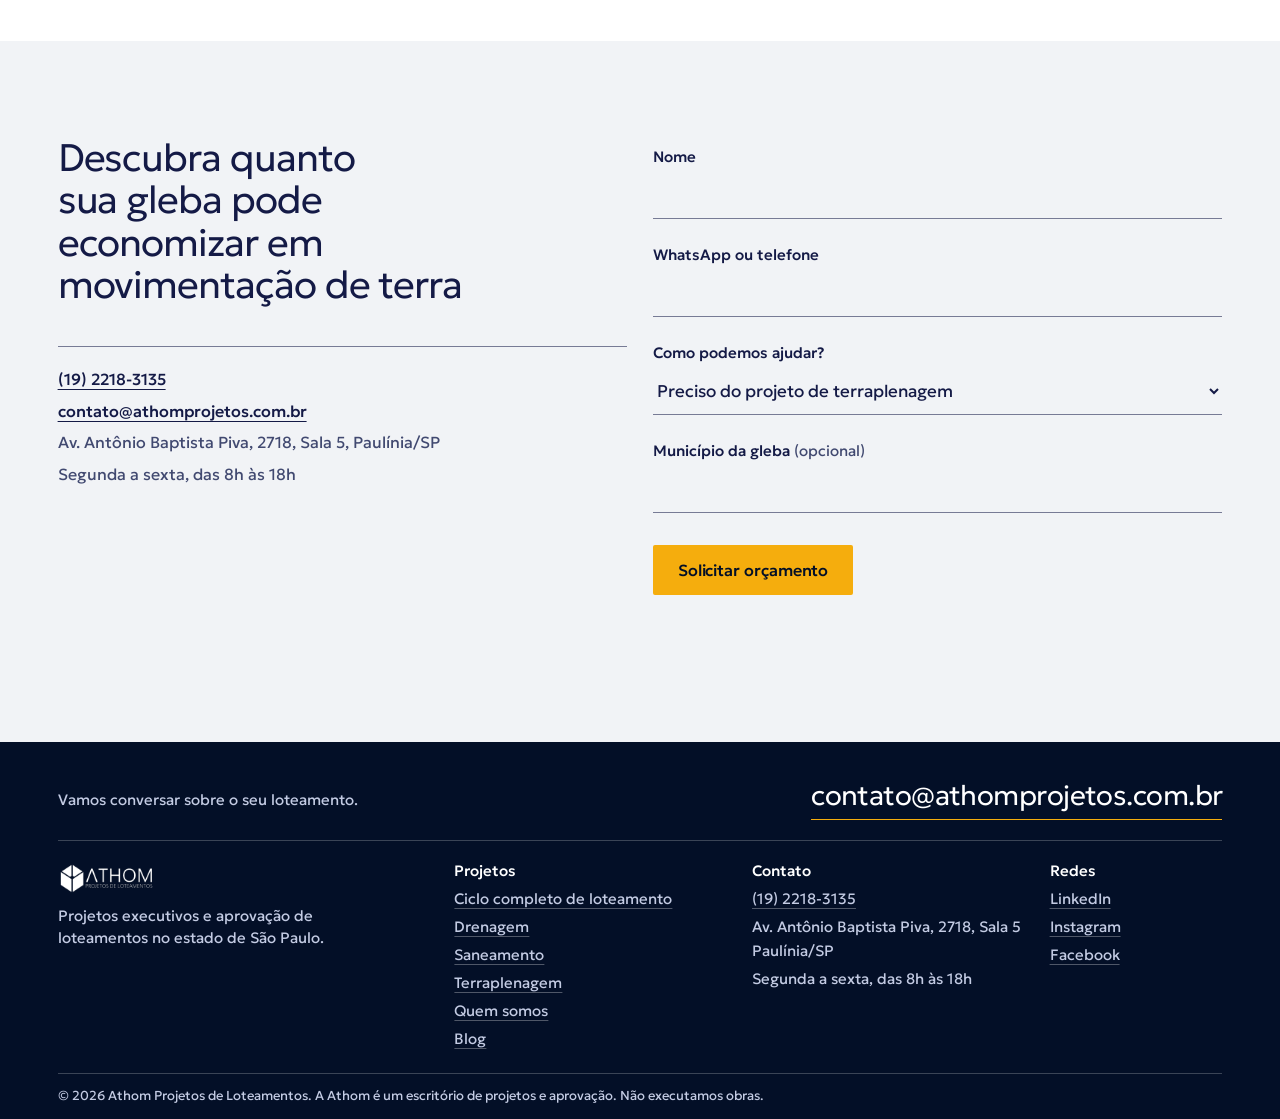
<file: projeto-terraplenagem.html>
<!doctype html>
<html lang="pt-BR">
<head>
  <meta charset="utf-8">
  <meta name="viewport" content="width=device-width, initial-scale=1">
  <!-- Google tag (gtag.js) -->
  <script async src="https://www.googletagmanager.com/gtag/js?id=GTM-M7RLVJPD"></script>
  <script>
    window.dataLayer = window.dataLayer || [];
    function gtag(){dataLayer.push(arguments);}
    gtag('js', new Date());
    gtag('config', 'GTM-M7RLVJPD');
    gtag('config', 'AW-18466686792');
  </script>
  <title>Projeto de Terraplenagem para loteamentos | Athom</title>
  <meta name="description" content="Equilibramos a movimentação de terra pensando na comercialização do empreendimento, reduzindo os custos da obra, sem comprometer o projeto urbanístico.">
  <meta name="theme-color" content="#141a46">
  <link rel="icon" href="assets/favicon.svg" type="image/svg+xml">

  <link rel="preconnect" href="https://fonts.googleapis.com">
  <link rel="preconnect" href="https://fonts.gstatic.com" crossorigin>
  <link href="https://fonts.googleapis.com/css2?family=Geologica:wght@300;400;500;600&family=Source+Serif+4:opsz,wght@8..60,400;8..60,600&display=swap" rel="stylesheet">
  <link rel="stylesheet" href="css/styles.css?v=20261023g">
  <script>
    /* liga o movimento antes da primeira pintura; se js/motion.js não carregar em 3 s, a página volta ao estado estático */
    if (!matchMedia('(prefers-reduced-motion: reduce)').matches && 'IntersectionObserver' in window) {
      document.documentElement.classList.add('has-motion');
      setTimeout(function () { if (!window.__athomMotion) document.documentElement.classList.remove('has-motion'); }, 3000);
    }
  </script>
</head>
<body>
  <a class="skip-link" href="#conteudo">Ir para o conteúdo</a>

  <svg width="0" height="0" style="position:absolute" aria-hidden="true" focusable="false">
    <symbol id="i-check" viewBox="0 0 20 20"><path d="m4 10.5 4 4 8-9" fill="none" stroke="currentColor" stroke-width="2" stroke-linecap="round" stroke-linejoin="round"/></symbol>
    <symbol id="i-whatsapp" viewBox="0 0 24 24"><path fill="currentColor" d="M17.47 14.38c-.3-.15-1.76-.87-2.03-.97-.27-.1-.47-.15-.67.15-.2.3-.77.97-.94 1.16-.17.2-.35.22-.65.08-.3-.15-1.26-.46-2.4-1.48-.89-.8-1.49-1.77-1.66-2.07-.17-.3-.02-.46.13-.61.14-.13.3-.35.45-.52.15-.18.2-.3.3-.5.1-.21.05-.38-.03-.53-.07-.15-.67-1.62-.92-2.2-.24-.59-.49-.51-.67-.51h-.57c-.2 0-.52.07-.8.37-.27.3-1.04 1.02-1.04 2.48s1.07 2.87 1.22 3.07c.15.2 2.1 3.2 5.08 4.48.7.3 1.26.49 1.7.63.71.23 1.36.2 1.87.12.57-.09 1.76-.72 2-1.41.25-.7.25-1.29.17-1.41-.07-.13-.27-.2-.57-.35ZM12.05 21.79a9.87 9.87 0 0 1-5.03-1.38l-.36-.21-3.74.98 1-3.65-.24-.37a9.86 9.86 0 0 1-1.51-5.26c0-5.45 4.44-9.88 9.89-9.88 2.64 0 5.12 1.03 6.99 2.9a9.83 9.83 0 0 1 2.89 6.99c0 5.45-4.44 9.88-9.89 9.88Zm8.41-18.3A11.82 11.82 0 0 0 12.05 0C5.5 0 .16 5.34.16 11.9c0 2.1.55 4.14 1.59 5.95L.06 24l6.3-1.65a11.88 11.88 0 0 0 5.69 1.45c6.55 0 11.89-5.34 11.89-11.9 0-3.18-1.24-6.17-3.48-8.41Z"/></symbol>
  </svg>

  <!-- ============ Cabeçalho ============ -->
  <header class="site-header" id="topo">
    <div class="container site-header__bar">
      <a class="brand" href="index.html" aria-label="Athom Projetos de Loteamentos, início">
        <img src="assets/logo-athom.png" width="130" height="40" alt="Athom Projetos de Loteamentos">
      </a>

      <button class="nav-toggle" type="button" aria-expanded="false" aria-controls="menu">Menu</button>

      <nav class="nav" id="menu" aria-label="Principal">
        <ul>
          <li class="nav__item">
            <button class="nav__trigger" type="button" aria-expanded="false" aria-controls="submenu-servicos">Serviços</button>
            <ul class="subnav" id="submenu-servicos">
              <li><a href="projeto-completo.html">Ciclo completo de loteamento</a></li>
              <li><a href="projeto-terraplenagem.html" aria-current="page">Terraplenagem</a></li>
              <li><a href="projeto-saneamento.html">Saneamento</a></li>
              <li><a href="projeto-drenagem.html">Drenagem</a></li>
            </ul>
          </li>
          <li><a href="quem-somos.html">Quem somos</a></li>
          <li><a href="blog.html">Blog</a></li>
          <li><a href="#contato">Contato</a></li>
        </ul>
        <a class="btn btn--primary btn--sm" href="#contato">Solicitar análise</a>
      </nav>
    </div>
  </header>

  <main id="conteudo">

    <!-- ============ Hero ============ -->
    <section class="hero hero--page" aria-labelledby="hero-title">
      <div class="hero__inner">
        <div class="hero__copy">
          <h1 id="hero-title">Projeto de Terraplenagem</h1>
          <p class="hero__lead">Equilibramos a movimentação de terra pensando na comercialização do empreendimento, reduzindo os custos da obra, sem comprometer o projeto urbanístico.</p>
          <div class="hero__actions">
            <a class="btn btn--primary" href="#contato" data-whatsapp="Olá, vim pelo site e gostaria de solicitar um orçamento do serviço: Projeto de terraplenagem.">Solicitar orçamento de terraplenagem</a>
          </div>
          <p class="hero__micro">Escritório de projetos, não executamos obras. Seu projeto pronto em até 15 dias úteis.</p>
        </div>

        <figure class="hero__plan hero__plan--photo">
          <div class="hero__plan-art"><img src="assets/img/servicos/terra-aerea.jpg" width="1200" height="901" alt="Vista aérea de uma escavadeira movimentando terra num terreno em obra"></div>
        </figure>
      </div>
    </section>

    <!-- ============ Dor ============ -->
    <section class="section section--paper" aria-labelledby="dor-title">
      <div class="container grid">
        <h2 id="dor-title" class="pain__title">Na terraplenagem, erro de projeto vira caminhão de terra</h2>
        <p class="pain__text">A terraplenagem é a base da obra de infraestrutura. Um greide mal definido gera excesso de corte ou aterro, bota-fora caro, lotes com declividade ruim para venda e retrabalho quando drenagem e redes não se encaixam no terreno projetado.</p>
      </div>
    </section>

    <!-- ============ Solução ============ -->
    <section class="section section--white" aria-labelledby="solucao-title">
      <div class="container">
        <div class="grid solution">
          <div class="solution__copy">
            <h2 id="solucao-title">Um projeto pensado para o custo da obra</h2>
            <p>Definimos greides e platôs buscando o equilíbrio dentro da própria gleba, reduzindo bota-fora e empréstimo de terra. O greide também é pensado para favorecer o escoamento por gravidade, o que facilita os projetos de drenagem e esgoto, sejam eles nossos ou de outros projetistas.</p>
          </div>
          <div class="receive">
            <h3>O que você recebe</h3>
            <ul class="checklist">
                <li>Análise do relevo a partir do levantamento topográfico</li>
                <li>Definição de greides das vias e platôs</li>
                <li>Cálculo de volumes de corte e aterro e balanceamento de massas</li>
                <li>Soluções para taludes e contenções, quando necessárias</li>
                <li>Compatibilização em BIM com drenagem, água e esgoto</li>
                <li>Quantitativos para você orçar a obra</li>
                <li>Peças técnicas prontas para aprovação nos órgãos</li>
                <li>Atendimento às devolutivas do projeto até a aprovação</li>
            </ul>
          </div>
        </div>

        <div class="benefits">
          <h3>Benefícios</h3>
          <ul class="problems">
          <li>
            <h3>Menos custo de obra</h3>
            <p>Menor movimentação de terra e soluções integradas com os projetos de saneamento.</p>
          </li>
          <li>
            <h3>Lotes atrativos</h3>
            <p>Platôs com declividade adequada ao comprador.</p>
          </li>
          <li>
            <h3>Modelagem em BIM</h3>
            <p>Entregamos o terreno modelado em 3D para compatibilização de outros projetos e utilização nas plataformas de gestão de obra.</p>
          </li>
          <li>
            <h3>Prazo cumprido</h3>
            <p>Entregas e respostas às exigências no cronograma combinado.</p>
          </li>
          </ul>
        </div>
      </div>
    </section>

    <!-- ============ Como funciona ============ -->
    <section class="section steps-section" aria-labelledby="como-title">
      <div class="container">
        <h2 id="como-title">Como funciona</h2>
        <ol class="steps">
          <li>Você envia o urbanístico/implantação e a topografia, se já tiver</li>
          <li>Retornamos com escopo, prazo e valor</li>
          <li>Desenvolvemos o projeto integrado em BIM</li>
          <li>Entregamos e revisamos conforme as devolutivas dos órgãos</li>
        </ol>
        <div class="steps-cta">
          <a class="btn btn--primary" href="#contato" data-whatsapp="Olá, vim pelo site e gostaria de solicitar um orçamento do serviço: Projeto de terraplenagem.">Solicite um Orçamento</a>
        </div>
      </div>
    </section>

    <!-- ============ Perguntas frequentes ============ -->
    <section class="section section--paper" aria-labelledby="faq-title">
      <div class="container grid">
        <h2 id="faq-title" class="section-title-sm">Perguntas frequentes</h2>
        <div class="faq faq-section__list">
          <details>
            <summary>Vocês executam a terraplenagem?</summary>
            <p>Não. Entregamos o projeto e os quantitativos para você contratar a obra com a empresa de sua preferência.</p>
          </details>
          <details>
            <summary>Preciso contratar outros projetos junto?</summary>
            <p>Não. O projeto de terraplenagem pode ser contratado isoladamente e é compatibilizado com os demais projetos do empreendimento.</p>
          </details>
          <details>
            <summary>Vocês fazem a topografia?</summary>
            <p>Não, esse é um dos itens necessários antes do início do projeto de terraplenagem.</p>
          </details>
          <details>
            <summary>As revisões estão inclusas?</summary>
            <p>Sim, revisamos o projeto de acordo com as exigências dos órgãos.</p>
          </details>
          <details>
            <summary>Vocês acompanham a aprovação?</summary>
            <p>Sim, temos pacotes personalizados que incluem a gestão completa da aprovação.</p>
          </details>
          <details>
            <summary>Qual o prazo?</summary>
            <p>Depende da área e da complexidade da gleba. Geralmente entre 10 a 15 dias úteis.</p>
          </details>
          <details>
            <summary>Atendem quais regiões?</summary>
            <p>Elaboramos projetos para todo o Brasil, e somos especialistas em trâmites de aprovação no estado de São Paulo.</p>
          </details>
        </div>
      </div>
    </section>

    <!-- ============ Caso ============ -->
    <section class="section section--white" aria-labelledby="prova-title">
      <div class="container">
        <div class="grid">
          <h2 id="prova-title" class="section-title-sm">Análises técnicas relacionadas</h2>
          <div class="proof__body">
            <h3 class="case-title">Salto/SP: loteamento travado havia 12 meses na prefeitura</h3>
            <p>A Athom obteve as diretrizes oficiais no 1º mês e, no 5º mês, a aprovação prévia municipal do pacote urbanístico, terraplenagem e drenagem integrados.</p>
          </div>
        </div>
      </div>
    </section>

    <!-- ============ Outras soluções ============ -->
    <section class="explore section--white" aria-labelledby="explore-title">
      <div class="container">
        <p class="explore__note">Se precisar, também desenvolvemos os projetos de drenagem, água e esgoto do empreendimento.</p>
        <h2 id="explore-title">Explore outras soluções</h2>
        <nav class="explore__list" aria-labelledby="explore-title">
          <a href="projeto-completo.html">Ciclo completo de loteamento</a>
          <a href="projeto-drenagem.html">Drenagem</a>
          <a href="projeto-saneamento.html">Saneamento</a>
        </nav>
      </div>
    </section>

    <!-- ============ Contato ============ -->
    <section class="section section--paper" id="contato" aria-labelledby="contato-title">
      <div class="container grid contact">
        <div class="contact__intro">
          <h2 id="contato-title">Descubra quanto sua gleba pode economizar em movimentação de terra</h2>

          <ul class="contact-list">
            <li><a href="tel:+551922183135">(19) 2218-3135</a></li>
            <li><a href="mailto:contato@athomprojetos.com.br">contato@athomprojetos.com.br</a></li>
            <li>Av. Antônio Baptista Piva, 2718, Sala 5, Paulínia/SP</li>
            <li>Segunda a sexta, das 8h às 18h</li>
          </ul>
        </div>

        <form class="form" id="form-contato" novalidate data-default="terraplenagem">
          <div class="field">
            <label for="f-nome">Nome</label>
            <input id="f-nome" name="nome" type="text" autocomplete="name" required>
          </div>
          <div class="field">
            <label for="f-fone">WhatsApp ou telefone</label>
            <input id="f-fone" name="fone" type="tel" autocomplete="tel" inputmode="tel" required>
          </div>
          <div class="field">
            <label for="f-estagio">Como podemos ajudar?</label>
            <select id="f-estagio" name="estagio" required>
              <option value="">Selecione</option>
              <option value="urbanismo">Tenho a gleba e preciso do desenho do loteamento</option>
              <option value="infra">Tenho o urbanístico e preciso dos projetos executivos</option>
              <option value="ciclo">Quero gestão única, da gleba bruta ao registro</option>
              <option value="destrave">Meu processo está parado ou com exigências</option>
              <option value="drenagem">Preciso do projeto de drenagem</option>
              <option value="saneamento">Preciso do projeto de água e esgoto</option>
              <option value="terraplenagem">Preciso do projeto de terraplenagem</option>
              <option value="outro">Ainda não sei, quero conversar</option>
            </select>
          </div>
          <div class="field">
            <label for="f-municipio">Município da gleba <span class="optional">(opcional)</span></label>
            <input id="f-municipio" name="municipio" type="text" autocomplete="address-level2">
          </div>

          <div class="form__actions">
            <button class="btn btn--primary" type="submit">Solicitar orçamento</button>
          </div>
          <p class="form__feedback" id="form-feedback" role="status" aria-live="polite"></p>
        </form>
      </div>
    </section>

  </main>

  <!-- ============ Rodapé ============ -->
  <footer class="site-footer">
    <div class="container">
      <div class="site-footer__top">
        <p class="site-footer__cta">Vamos conversar sobre o seu loteamento.</p>
        <a class="site-footer__mail" href="mailto:contato@athomprojetos.com.br">contato@athomprojetos.com.br</a>
      </div>

      <div class="site-footer__grid">
        <div>
          <img src="assets/logo-athom.png" width="130" height="40" alt="Athom Projetos de Loteamentos" loading="lazy">
          <p class="site-footer__about">Projetos executivos e aprovação de loteamentos no estado de São Paulo.</p>
        </div>
        <div>
          <h2 class="site-footer__title">Projetos</h2>
          <ul>
            <li><a href="projeto-completo.html">Ciclo completo de loteamento</a></li>
            <li><a href="projeto-drenagem.html">Drenagem</a></li>
            <li><a href="projeto-saneamento.html">Saneamento</a></li>
            <li><a href="projeto-terraplenagem.html">Terraplenagem</a></li>
            <li><a href="quem-somos.html">Quem somos</a></li>
            <li><a href="blog.html">Blog</a></li>
          </ul>
        </div>
        <div>
          <h2 class="site-footer__title">Contato</h2>
          <ul>
            <li><a href="tel:+551922183135">(19) 2218-3135</a></li>
            <li>Av. Antônio Baptista Piva, 2718, Sala 5<br>Paulínia/SP</li>
            <li>Segunda a sexta, das 8h às 18h</li>
          </ul>
        </div>
        <div>
          <h2 class="site-footer__title">Redes</h2>
          <ul>
            <li><a href="https://www.linkedin.com/company/athom-projetos-e-consultoria" rel="noopener" target="_blank">LinkedIn</a></li>
            <li><a href="https://www.instagram.com/athomprojetos" rel="noopener" target="_blank">Instagram</a></li>
            <li><a href="https://www.facebook.com/athomprojetos" rel="noopener" target="_blank">Facebook</a></li>
          </ul>
        </div>
      </div>

      <p class="site-footer__legal">© <span id="ano">2026</span> Athom Projetos de Loteamentos. A Athom é um escritório de projetos e aprovação. Não executamos obras.</p>
    </div>
  </footer>

  <script src="js/main.js?v=20261023g"></script>
  <script src="js/motion.js?v=20261023g" defer></script>
</body>
</html>
</file>
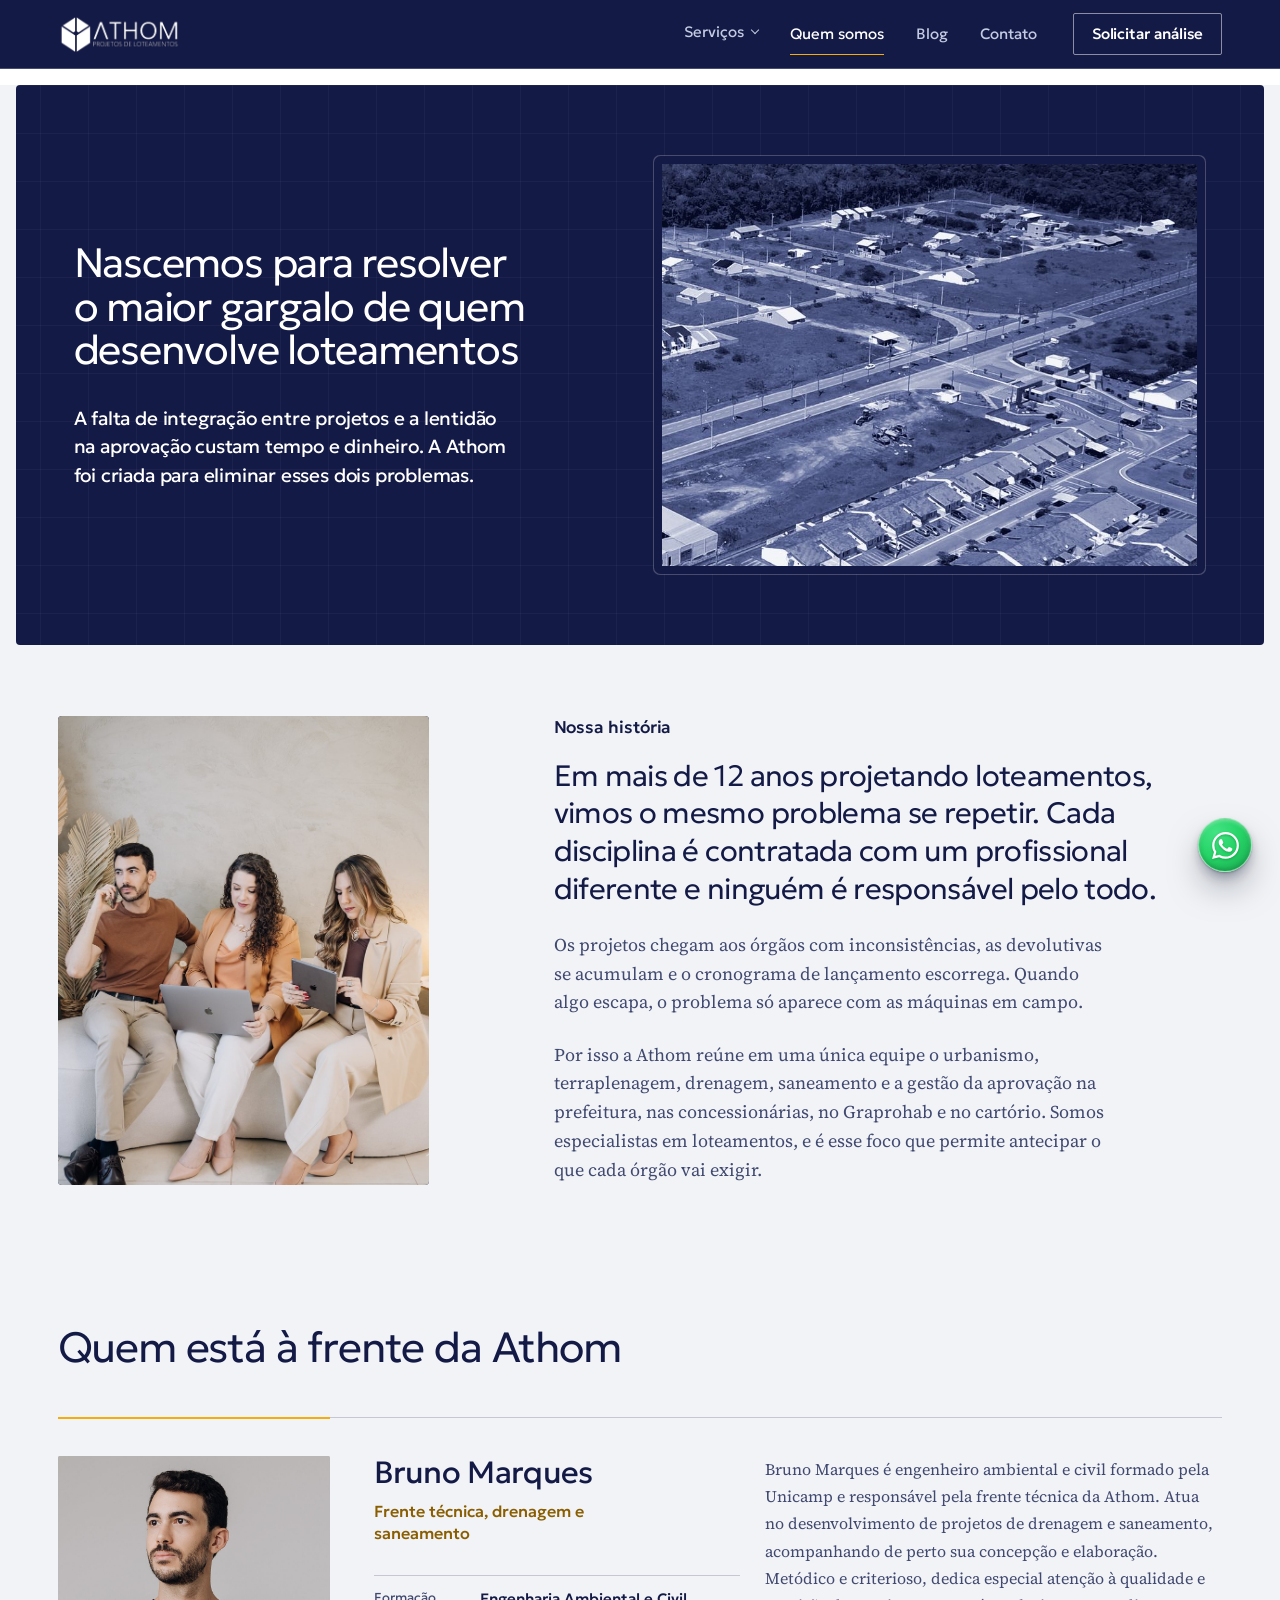
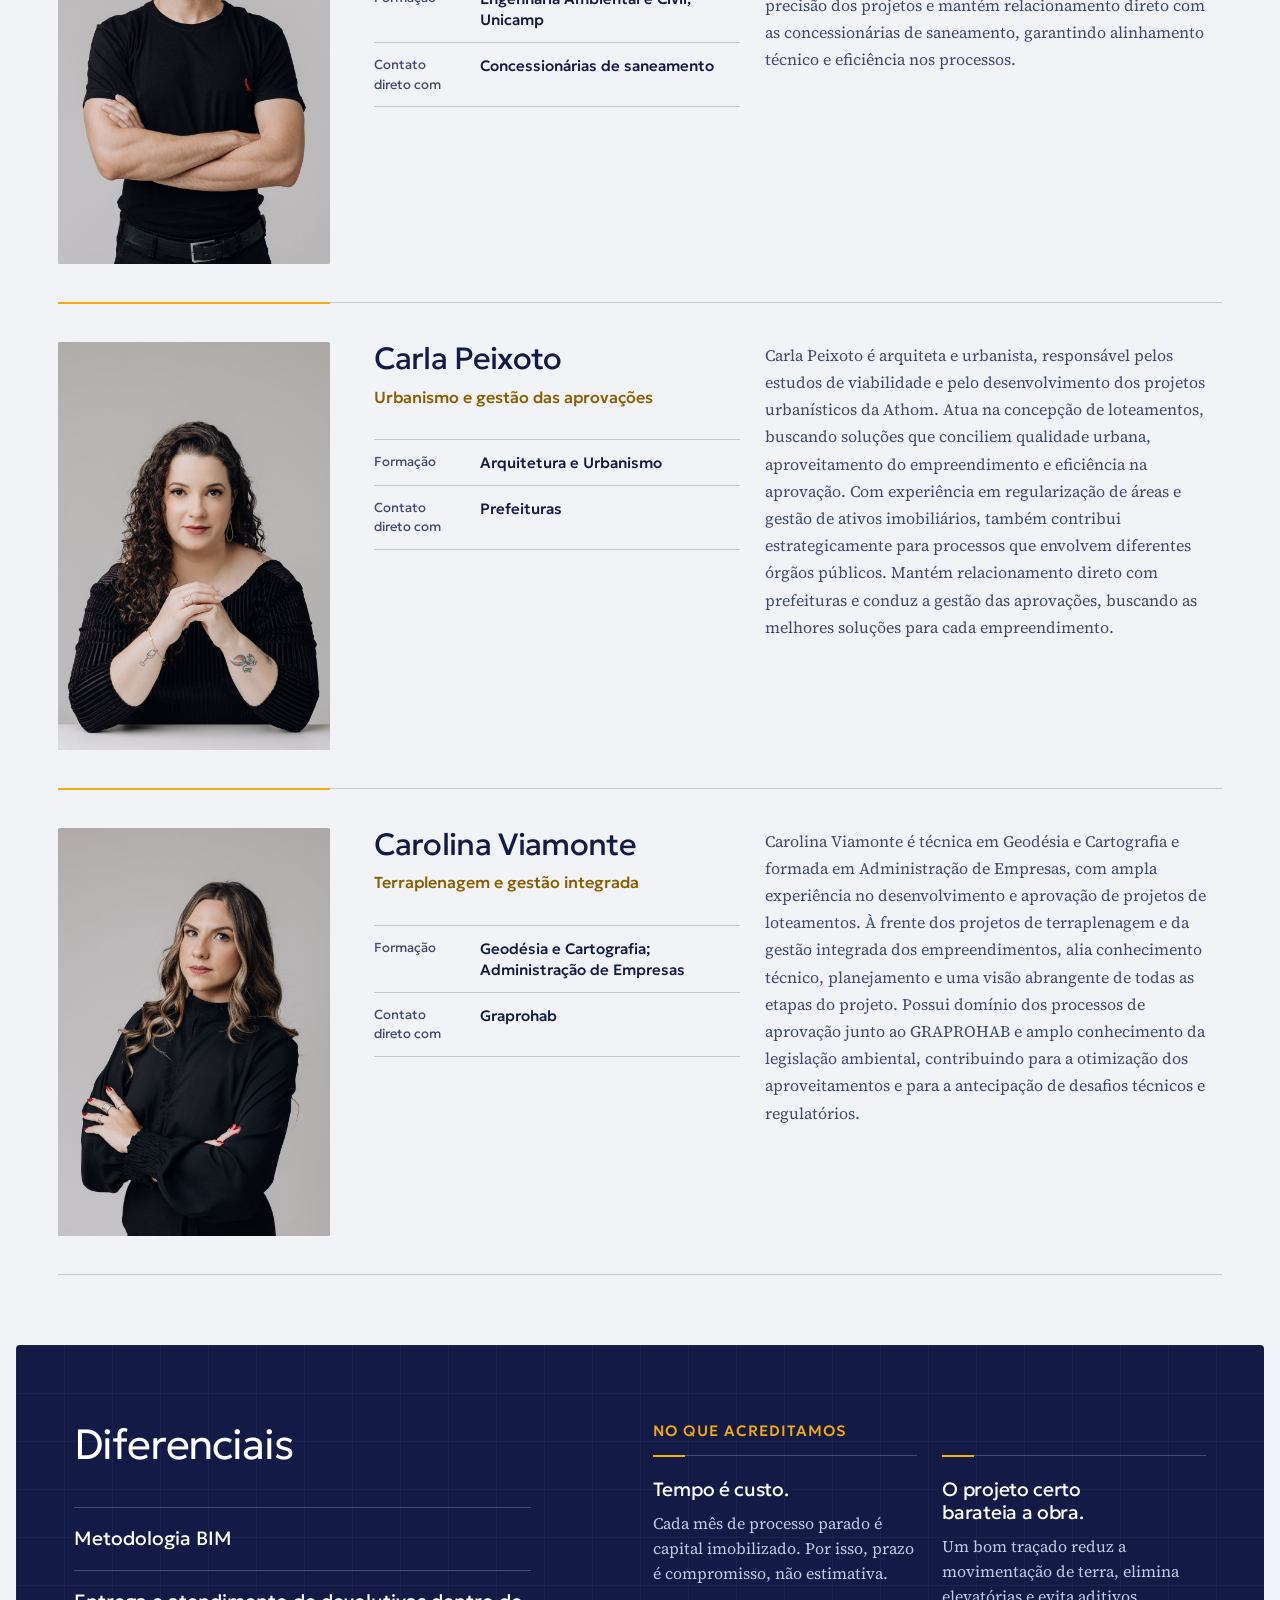
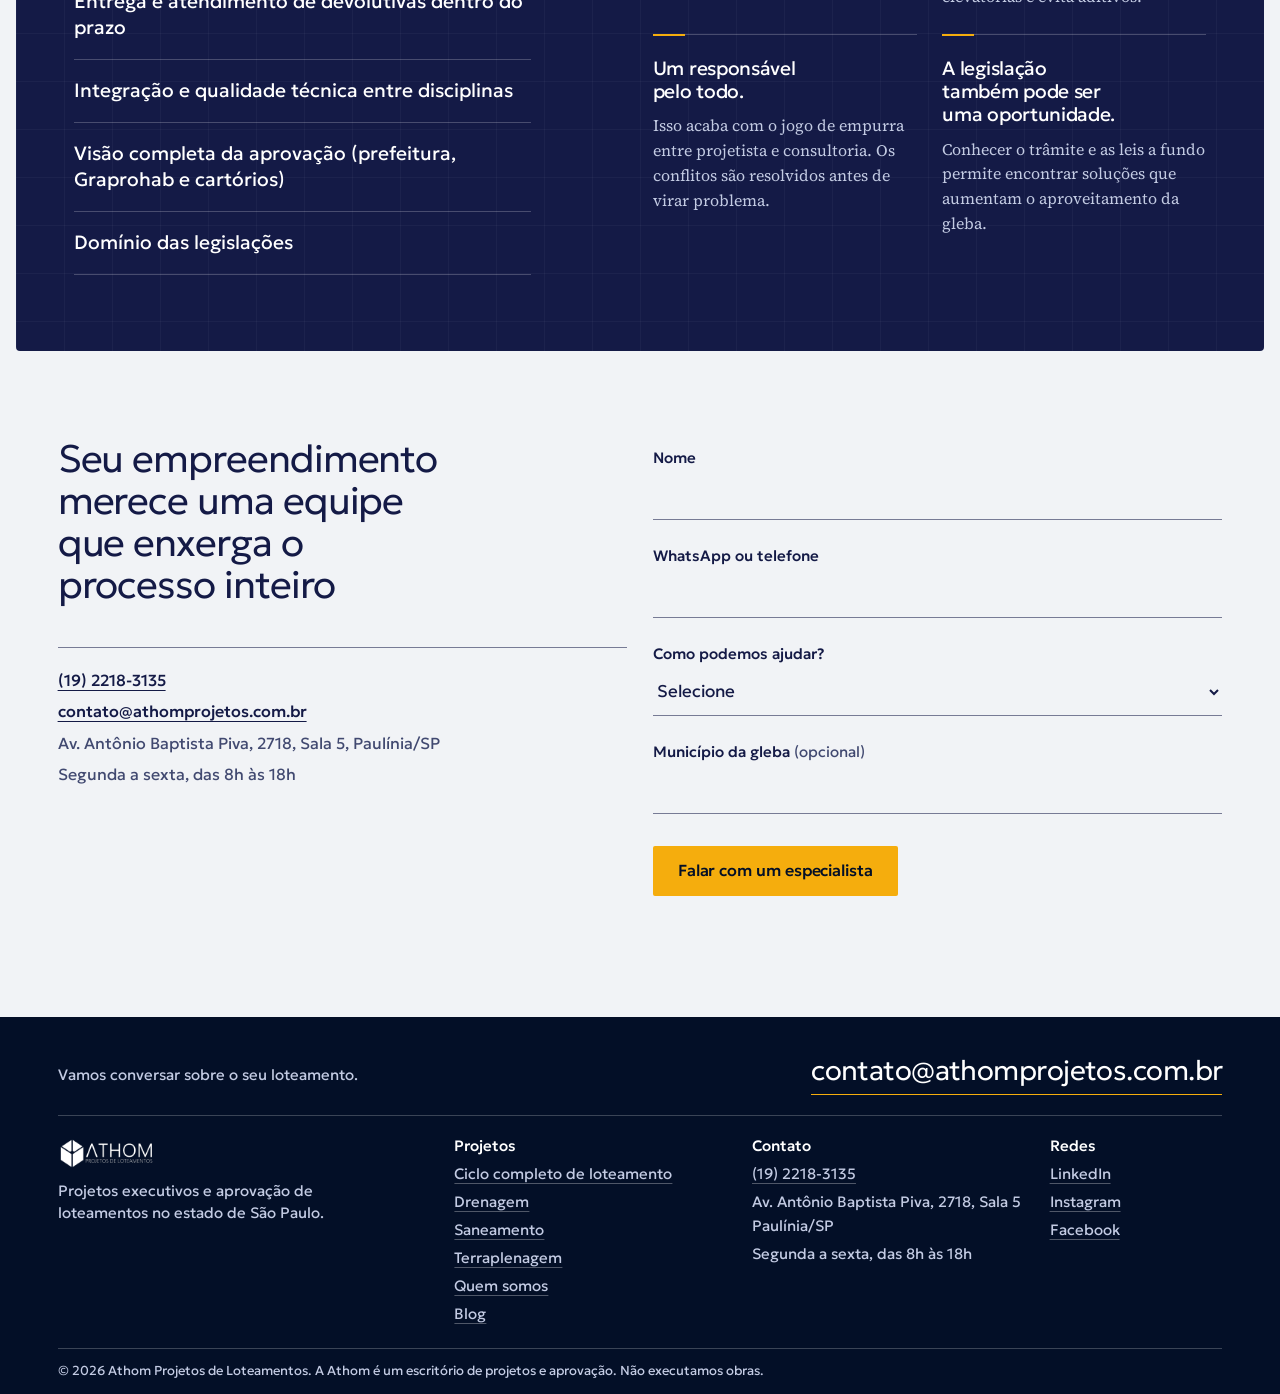
<file: quem-somos.html>
<!doctype html>
<html lang="pt-BR">
<head>
  <meta charset="utf-8">
  <meta name="viewport" content="width=device-width, initial-scale=1">
  <!-- Google tag (gtag.js) -->
  <script async src="https://www.googletagmanager.com/gtag/js?id=GTM-M7RLVJPD"></script>
  <script>
    window.dataLayer = window.dataLayer || [];
    function gtag(){dataLayer.push(arguments);}
    gtag('js', new Date());
    gtag('config', 'GTM-M7RLVJPD');
    gtag('config', 'AW-18466686792');
  </script>
  <title>Quem somos | Athom Projetos de Loteamentos</title>
  <meta name="description" content="A Athom reúne em uma única equipe urbanismo, terraplenagem, drenagem, saneamento e a gestão da aprovação de loteamentos.">
  <meta name="theme-color" content="#141a46">
  <link rel="icon" href="assets/favicon.svg" type="image/svg+xml">

  <link rel="preconnect" href="https://fonts.googleapis.com">
  <link rel="preconnect" href="https://fonts.gstatic.com" crossorigin>
  <link href="https://fonts.googleapis.com/css2?family=Geologica:wght@300;400;500;600&family=Source+Serif+4:opsz,wght@8..60,400;8..60,600&display=swap" rel="stylesheet">
  <link rel="stylesheet" href="css/styles.css?v=20261023g">
  <script>
    /* liga o movimento antes da primeira pintura; se js/motion.js não carregar em 3 s, a página volta ao estado estático */
    if (!matchMedia('(prefers-reduced-motion: reduce)').matches && 'IntersectionObserver' in window) {
      document.documentElement.classList.add('has-motion');
      setTimeout(function () { if (!window.__athomMotion) document.documentElement.classList.remove('has-motion'); }, 3000);
    }
  </script>
</head>
<body class="page-quem-somos">
  <a class="skip-link" href="#conteudo">Ir para o conteúdo</a>

  <svg width="0" height="0" style="position:absolute" aria-hidden="true" focusable="false">
    <symbol id="i-check" viewBox="0 0 20 20"><path d="m4 10.5 4 4 8-9" fill="none" stroke="currentColor" stroke-width="2" stroke-linecap="round" stroke-linejoin="round"/></symbol>
    <symbol id="i-whatsapp" viewBox="0 0 24 24"><path fill="currentColor" d="M17.47 14.38c-.3-.15-1.76-.87-2.03-.97-.27-.1-.47-.15-.67.15-.2.3-.77.97-.94 1.16-.17.2-.35.22-.65.08-.3-.15-1.26-.46-2.4-1.48-.89-.8-1.49-1.77-1.66-2.07-.17-.3-.02-.46.13-.61.14-.13.3-.35.45-.52.15-.18.2-.3.3-.5.1-.21.05-.38-.03-.53-.07-.15-.67-1.62-.92-2.2-.24-.59-.49-.51-.67-.51h-.57c-.2 0-.52.07-.8.37-.27.3-1.04 1.02-1.04 2.48s1.07 2.87 1.22 3.07c.15.2 2.1 3.2 5.08 4.48.7.3 1.26.49 1.7.63.71.23 1.36.2 1.87.12.57-.09 1.76-.72 2-1.41.25-.7.25-1.29.17-1.41-.07-.13-.27-.2-.57-.35ZM12.05 21.79a9.87 9.87 0 0 1-5.03-1.38l-.36-.21-3.74.98 1-3.65-.24-.37a9.86 9.86 0 0 1-1.51-5.26c0-5.45 4.44-9.88 9.89-9.88 2.64 0 5.12 1.03 6.99 2.9a9.83 9.83 0 0 1 2.89 6.99c0 5.45-4.44 9.88-9.89 9.88Zm8.41-18.3A11.82 11.82 0 0 0 12.05 0C5.5 0 .16 5.34.16 11.9c0 2.1.55 4.14 1.59 5.95L.06 24l6.3-1.65a11.88 11.88 0 0 0 5.69 1.45c6.55 0 11.89-5.34 11.89-11.9 0-3.18-1.24-6.17-3.48-8.41Z"/></symbol>
  </svg>

  <!-- ============ Cabeçalho ============ -->
  <header class="site-header" id="topo">
    <div class="container site-header__bar">
      <a class="brand" href="index.html" aria-label="Athom Projetos de Loteamentos, início">
        <img src="assets/logo-athom.png" width="130" height="40" alt="Athom Projetos de Loteamentos">
      </a>

      <button class="nav-toggle" type="button" aria-expanded="false" aria-controls="menu">Menu</button>

      <nav class="nav" id="menu" aria-label="Principal">
        <ul>
          <li class="nav__item">
            <button class="nav__trigger" type="button" aria-expanded="false" aria-controls="submenu-servicos">Serviços</button>
            <ul class="subnav" id="submenu-servicos">
              <li><a href="projeto-completo.html">Ciclo completo de loteamento</a></li>
              <li><a href="projeto-terraplenagem.html">Terraplenagem</a></li>
              <li><a href="projeto-saneamento.html">Saneamento</a></li>
              <li><a href="projeto-drenagem.html">Drenagem</a></li>
            </ul>
          </li>
          <li><a href="quem-somos.html" aria-current="page">Quem somos</a></li>
          <li><a href="blog.html">Blog</a></li>
          <li><a href="#contato">Contato</a></li>
        </ul>
        <a class="btn btn--primary btn--sm" href="#contato">Solicitar análise</a>
      </nav>
    </div>
  </header>

  <main id="conteudo">

    <!-- ============ Hero ============ -->
    <section class="hero hero--page" aria-labelledby="hero-title">
      <div class="hero__inner">
        <div class="hero__copy">
          <h1 id="hero-title">Nascemos para resolver o maior gargalo de quem desenvolve loteamentos</h1>
          <p class="hero__lead">A falta de integração entre projetos e a lentidão na aprovação custam tempo e dinheiro. A Athom foi criada para eliminar esses dois problemas.</p>
        </div>

        <figure class="hero__photo hero__photo--full">
          <img src="assets/img/aereo-telhados.jpg" width="840" height="998"
               alt="Vista aérea de um conjunto residencial, com ruas, quadras e fileiras de casas">
        </figure>
      </div>
    </section>

    <!-- ============ Nossa história ============ -->
    <section class="section story-section" aria-labelledby="historia-title">
      <div class="container grid story">
        <h2 id="historia-title" class="section-title-sm">Nossa história</h2>
        <figure class="story__photo">
          <img src="assets/img/equipe-grupo-historia.jpg" width="800" height="1200" loading="lazy"
               alt="Equipe da Athom reunida">
        </figure>
        <div class="story__body">
          <p class="story__lead">Em mais de 12 anos projetando loteamentos, vimos o mesmo problema se repetir. Cada disciplina é contratada com um profissional diferente e ninguém é responsável pelo todo.</p>
          <p>Os projetos chegam aos órgãos com inconsistências, as devolutivas se acumulam e o cronograma de lançamento escorrega. Quando algo escapa, o problema só aparece com as máquinas em campo.</p>
          <p>Por isso a Athom reúne em uma única equipe o urbanismo, terraplenagem, drenagem, saneamento e a gestão da aprovação na prefeitura, nas concessionárias, no Graprohab e no cartório. Somos especialistas em loteamentos, e é esse foco que permite antecipar o que cada órgão vai exigir.</p>
        </div>
      </div>
    </section>

    <!-- ============ Equipe ============ -->
    <section class="section section--paper team-section" aria-labelledby="equipe-title">
      <div class="container">
        <h2 id="equipe-title">Quem está à frente da Athom</h2>
        <ul class="team">
          <li class="member">
            <figure class="member__photo">
              <img src="assets/img/equipe-bruno-cor.jpg" width="900" height="1350" loading="lazy"
                   alt="Retrato de Bruno Marques">
            </figure>
            <div class="member__body">
              <div class="member__id">
                <h3>Bruno Marques</h3>
                <p class="member__role">Frente técnica, drenagem e saneamento</p>
                <dl class="member__facts">
                  <div><dt>Formação</dt><dd>Engenharia Ambiental e Civil, Unicamp</dd></div>
                  <div><dt>Contato direto com</dt><dd>Concessionárias de saneamento</dd></div>
                </dl>
              </div>
              <p class="member__bio">Bruno Marques é engenheiro ambiental e civil formado pela Unicamp e responsável pela frente técnica da Athom. Atua no desenvolvimento de projetos de drenagem e saneamento, acompanhando de perto sua concepção e elaboração. Metódico e criterioso, dedica especial atenção à qualidade e precisão dos projetos e mantém relacionamento direto com as concessionárias de saneamento, garantindo alinhamento técnico e eficiência nos processos.</p>
            </div>
          </li>
          <li class="member">
            <figure class="member__photo">
              <img src="assets/img/equipe-carla-cor.jpg" width="900" height="1350" loading="lazy"
                   alt="Retrato de Carla Peixoto">
            </figure>
            <div class="member__body">
              <div class="member__id">
                <h3>Carla Peixoto</h3>
                <p class="member__role">Urbanismo e gestão das aprovações</p>
                <dl class="member__facts">
                  <div><dt>Formação</dt><dd>Arquitetura e Urbanismo</dd></div>
                  <div><dt>Contato direto com</dt><dd>Prefeituras</dd></div>
                </dl>
              </div>
              <p class="member__bio">Carla Peixoto é arquiteta e urbanista, responsável pelos estudos de viabilidade e pelo desenvolvimento dos projetos urbanísticos da Athom. Atua na concepção de loteamentos, buscando soluções que conciliem qualidade urbana, aproveitamento do empreendimento e eficiência na aprovação. Com experiência em regularização de áreas e gestão de ativos imobiliários, também contribui estrategicamente para processos que envolvem diferentes órgãos públicos. Mantém relacionamento direto com prefeituras e conduz a gestão das aprovações, buscando as melhores soluções para cada empreendimento.</p>
            </div>
          </li>
          <li class="member">
            <figure class="member__photo">
              <img src="assets/img/equipe-carolina-cor.jpg" width="900" height="1350" loading="lazy"
                   alt="Retrato de Carolina Viamonte">
            </figure>
            <div class="member__body">
              <div class="member__id">
                <h3>Carolina Viamonte</h3>
                <p class="member__role">Terraplenagem e gestão integrada</p>
                <dl class="member__facts">
                  <div><dt>Formação</dt><dd>Geodésia e Cartografia; Administração de Empresas</dd></div>
                  <div><dt>Contato direto com</dt><dd>Graprohab</dd></div>
                </dl>
              </div>
              <p class="member__bio">Carolina Viamonte é técnica em Geodésia e Cartografia e formada em Administração de Empresas, com ampla experiência no desenvolvimento e aprovação de projetos de loteamentos. À frente dos projetos de terraplenagem e da gestão integrada dos empreendimentos, alia conhecimento técnico, planejamento e uma visão abrangente de todas as etapas do projeto. Possui domínio dos processos de aprovação junto ao GRAPROHAB e amplo conhecimento da legislação ambiental, contribuindo para a otimização dos aproveitamentos e para a antecipação de desafios técnicos e regulatórios.</p>
            </div>
          </li>
        </ul>
      </div>
    </section>

    <!-- ============ Diferenciais e no que acreditamos ============ -->
    <section class="diff diff--plate" aria-labelledby="diff-title">
      <div class="diff__plate">
        <div class="container diff__inner">
          <h2 id="diff-title">Diferenciais</h2>
          <ul class="diff__list">
            <li>Metodologia BIM</li>
            <li>Entrega e atendimento de devolutivas dentro do prazo</li>
            <li>Integração e qualidade técnica entre disciplinas</li>
            <li>Visão completa da aprovação (prefeitura, Graprohab e cartórios)</li>
            <li>Domínio das legislações</li>
          </ul>

          <div class="credos">
            <h3 class="credos__title">No que acreditamos</h3>
            <ul class="beliefs beliefs--plate">
              <li>
                <h4>Tempo é custo.</h4>
                <p>Cada mês de processo parado é capital imobilizado. Por isso, prazo é compromisso, não estimativa.</p>
              </li>
              <li>
                <h4>O projeto certo barateia a obra.</h4>
                <p>Um bom traçado reduz a movimentação de terra, elimina elevatórias e evita aditivos.</p>
              </li>
              <li>
                <h4>Um responsável pelo todo.</h4>
                <p>Isso acaba com o jogo de empurra entre projetista e consultoria. Os conflitos são resolvidos antes de virar problema.</p>
              </li>
              <li>
                <h4>A legislação também pode ser uma oportunidade.</h4>
                <p>Conhecer o trâmite e as leis a fundo permite encontrar soluções que aumentam o aproveitamento da gleba.</p>
              </li>
            </ul>
          </div>
        </div>
      </div>
    </section>

    <!-- ============ Contato ============ -->
    <section class="section section--paper" id="contato" aria-labelledby="contato-title">
      <div class="container grid contact">
        <div class="contact__intro">
          <h2 id="contato-title">Seu empreendimento merece uma equipe que enxerga o processo inteiro</h2>

          <ul class="contact-list">
            <li><a href="tel:+551922183135">(19) 2218-3135</a></li>
            <li><a href="mailto:contato@athomprojetos.com.br">contato@athomprojetos.com.br</a></li>
            <li>Av. Antônio Baptista Piva, 2718, Sala 5, Paulínia/SP</li>
            <li>Segunda a sexta, das 8h às 18h</li>
          </ul>
        </div>

        <form class="form" id="form-contato" novalidate data-default="">
          <div class="field">
            <label for="f-nome">Nome</label>
            <input id="f-nome" name="nome" type="text" autocomplete="name" required>
          </div>
          <div class="field">
            <label for="f-fone">WhatsApp ou telefone</label>
            <input id="f-fone" name="fone" type="tel" autocomplete="tel" inputmode="tel" required>
          </div>
          <div class="field">
            <label for="f-estagio">Como podemos ajudar?</label>
            <select id="f-estagio" name="estagio" required>
              <option value="">Selecione</option>
              <option value="urbanismo">Tenho a gleba e preciso do desenho do loteamento</option>
              <option value="infra">Tenho o urbanístico e preciso dos projetos executivos</option>
              <option value="ciclo">Quero gestão única, da gleba bruta ao registro</option>
              <option value="destrave">Meu processo está parado ou com exigências</option>
              <option value="drenagem">Preciso do projeto de drenagem</option>
              <option value="saneamento">Preciso do projeto de água e esgoto</option>
              <option value="terraplenagem">Preciso do projeto de terraplenagem</option>
              <option value="outro">Ainda não sei, quero conversar</option>
            </select>
          </div>
          <div class="field">
            <label for="f-municipio">Município da gleba <span class="optional">(opcional)</span></label>
            <input id="f-municipio" name="municipio" type="text" autocomplete="address-level2">
          </div>

          <div class="form__actions">
            <button class="btn btn--primary" type="submit">Falar com um especialista</button>
          </div>
          <p class="form__feedback" id="form-feedback" role="status" aria-live="polite"></p>
        </form>
      </div>
    </section>
  </main>

  <!-- ============ Rodapé ============ -->
  <footer class="site-footer">
    <div class="container">
      <div class="site-footer__top">
        <p class="site-footer__cta">Vamos conversar sobre o seu loteamento.</p>
        <a class="site-footer__mail" href="mailto:contato@athomprojetos.com.br">contato@athomprojetos.com.br</a>
      </div>

      <div class="site-footer__grid">
        <div>
          <img src="assets/logo-athom.png" width="130" height="40" alt="Athom Projetos de Loteamentos" loading="lazy">
          <p class="site-footer__about">Projetos executivos e aprovação de loteamentos no estado de São Paulo.</p>
        </div>
        <div>
          <h2 class="site-footer__title">Projetos</h2>
          <ul>
            <li><a href="projeto-completo.html">Ciclo completo de loteamento</a></li>
            <li><a href="projeto-drenagem.html">Drenagem</a></li>
            <li><a href="projeto-saneamento.html">Saneamento</a></li>
            <li><a href="projeto-terraplenagem.html">Terraplenagem</a></li>
            <li><a href="quem-somos.html">Quem somos</a></li>
            <li><a href="blog.html">Blog</a></li>
          </ul>
        </div>
        <div>
          <h2 class="site-footer__title">Contato</h2>
          <ul>
            <li><a href="tel:+551922183135">(19) 2218-3135</a></li>
            <li>Av. Antônio Baptista Piva, 2718, Sala 5<br>Paulínia/SP</li>
            <li>Segunda a sexta, das 8h às 18h</li>
          </ul>
        </div>
        <div>
          <h2 class="site-footer__title">Redes</h2>
          <ul>
            <li><a href="https://www.linkedin.com/company/athom-projetos-e-consultoria" rel="noopener" target="_blank">LinkedIn</a></li>
            <li><a href="https://www.instagram.com/athomprojetos" rel="noopener" target="_blank">Instagram</a></li>
            <li><a href="https://www.facebook.com/athomprojetos" rel="noopener" target="_blank">Facebook</a></li>
          </ul>
        </div>
      </div>

      <p class="site-footer__legal">© <span id="ano">2026</span> Athom Projetos de Loteamentos. A Athom é um escritório de projetos e aprovação. Não executamos obras.</p>
    </div>
  </footer>

  <script src="js/main.js?v=20261023g"></script>
  <script src="js/motion.js?v=20261023g" defer></script>
</body>
</html>
</file>
<file: css/styles.css>
/* ==========================================================================
   Athom — Projetos e aprovação de loteamentos
   Direção de arte: a prancha técnica como gramática editorial.

   Regras do sistema
   · Três eixos na grade de 12 colunas, compartilhados por todas as seções:
       A = coluna 1 (rótulos, títulos)   B = coluna 5 (texto, painéis)
       C = coluna 7 (desenho, formulário)
   · Tipo: Geologica (títulos e interface) + Source Serif 4 (texto corrido).
   · Âmbar/dourado: ação (botão primário), interferência (desenhos) e
     detalhes de seleção e régua (ver "Acentos dourados" no fim do arquivo).
     Nunca vira cor de texto corrido.
   · Todo desenho é uma prancha: moldura, margem interna e carimbo.
   · Divisores: 1px, sempre. Raio: 2px, sempre.

   Tokens → base → grid → tipografia → botões → cabeçalho → hero → seções
   ========================================================================== */

:root {
  /* Marca (extraída do site original) */
  --navy: #141a46;
  --ink: #030f27;
  --steel: #8a99c0;
  --amber: #f5ad0d;

  /* Superfícies e texto */
  --paper: #f1f3f6;
  --white: #ffffff;
  --text: #141a46;
  --text-soft: #414970;
  --on-dark: #ffffff;
  --on-dark-soft: #c3cbe3;
  --line: rgba(20, 26, 70, 0.2);
  --line-strong: rgba(20, 26, 70, 0.55);
  --line-dark: rgba(255, 255, 255, 0.22);
  --focus: var(--navy);

  /* Camadas do modelo (convenção de CAD) */
  --layer-urbanismo: #ffffff;
  --layer-terra: #8a99c0;
  --layer-dren: #56b9e6;
  --layer-san: #6fd0a8;

  --sans: "Geologica", "Helvetica Neue", Arial, system-ui, sans-serif;
  --serif: "Source Serif 4", Georgia, "Times New Roman", serif;
  --font: var(--sans); /* usado pelos textos dentro dos SVGs */

  /* Escala tipográfica */
  --fs-display: clamp(2rem, 3.5vw, 3.25rem);
  --fs-statement: clamp(2.125rem, 4.1vw, 3.75rem);
  --fs-h2: clamp(2rem, 3.3vw, 3rem);
  --fs-h3: clamp(1.25rem, 1.8vw, 1.5rem);
  --fs-lead: clamp(1.1875rem, 1.5vw, 1.3125rem);
  --fs-body: 1.125rem;
  --fs-small: 0.9375rem;

  /* Grade e ritmo */
  --container: 1240px;
  --gutter: clamp(20px, 4.5vw, 64px);
  --col-gap: clamp(16px, 2vw, 32px);
  --section-y: clamp(64px, 7.5vw, 112px);
  --ease-out: cubic-bezier(0.2, 0.7, 0.2, 1);
  --radius: 2px;
  --header-h: 68px;
}

*,
*::before,
*::after { box-sizing: border-box; }

html {
  scroll-behavior: smooth;
  scroll-padding-top: calc(var(--header-h) + 16px);
  -webkit-text-size-adjust: 100%;
}

body {
  margin: 0;
  background: var(--white);
  color: var(--text);
  font-family: var(--serif);
  font-size: var(--fs-body);
  line-height: 1.6;
  font-variant-numeric: lining-nums;
  -webkit-font-smoothing: antialiased;
  text-rendering: optimizeLegibility;
}

img, svg { display: block; max-width: 100%; }
h1, h2, h3, h4, p, ul, dl, dd, figure { margin: 0; }
ul { padding: 0; list-style: none; }
a { color: inherit; }

button, input, select { font-family: var(--sans); }

:focus-visible {
  outline: 2px solid var(--focus);
  outline-offset: 3px;
}

/* superfícies escuras: o anel de foco inverte */
.site-header, .hero, .cases-section, .steps-section, .diff, .site-footer { --focus: #ffffff; }

.sr {
  position: absolute !important;
  width: 1px; height: 1px;
  margin: -1px; padding: 0;
  overflow: hidden;
  clip: rect(0 0 0 0);
  white-space: nowrap;
  border: 0;
}

.skip-link {
  position: absolute;
  left: 16px; top: -100px;
  z-index: 100;
  padding: 10px 16px;
  background: var(--amber);
  color: var(--ink);
  font-family: var(--sans);
  font-weight: 500;
  text-decoration: none;
}
.skip-link:focus { top: 12px; outline-color: var(--ink); }

.container {
  width: min(100% - var(--gutter) * 2, var(--container));
  margin-inline: auto;
}

/* Grade editorial de 12 colunas */
.grid {
  display: grid;
  grid-template-columns: repeat(12, minmax(0, 1fr));
  column-gap: var(--col-gap);
}

/* ---------- Tipografia ---------- */

h1, h2, h3, h4 {
  font-family: var(--sans);
  font-weight: 300;
  text-wrap: balance;
}

h1 {
  font-size: var(--fs-display);
  line-height: 1.06;
  letter-spacing: -0.03em;
}

h2 {
  font-size: var(--fs-h2);
  line-height: 1.1;
  letter-spacing: -0.028em;
}

h3 {
  font-size: var(--fs-h3);
  line-height: 1.25;
  font-weight: 400;
  letter-spacing: -0.014em;
}

.lead {
  font-size: var(--fs-lead);
  line-height: 1.5;
  color: var(--text-soft);
  max-width: 44ch;
}

.prose p { max-width: 56ch; }
.prose p + p { margin-top: 1.1em; }
.prose strong { font-weight: 600; }

/* ---------- Botões ---------- */

.btn {
  display: inline-flex;
  align-items: center;
  justify-content: center;
  gap: 10px;
  min-height: 50px;
  padding: 0 24px;
  border: 1px solid transparent;
  border-radius: var(--radius);
  background: transparent;
  font-family: var(--sans);
  font-weight: 500;
  font-size: 1rem;
  line-height: 1.2;
  letter-spacing: -0.005em;
  text-decoration: none;
  cursor: pointer;
  transition: background-color 0.15s, color 0.15s, border-color 0.15s;
}

.btn--sm { min-height: 42px; padding: 0 18px; font-size: 0.9375rem; }

/* único uso do âmbar como superfície: a ação principal */
.btn--primary { background: var(--amber); color: var(--ink); }
.btn--primary:hover { background: #ffc13d; }
.btn--primary:active { background: #e29f08; }

.btn--ghost { border-color: rgba(255, 255, 255, 0.5); color: var(--on-dark); }
.btn--ghost:hover { border-color: var(--on-dark); background: rgba(255, 255, 255, 0.06); }

.btn--outline { border-color: var(--navy); color: var(--navy); }
.btn--outline:hover { background: var(--navy); color: var(--on-dark); }

.icon { width: 20px; height: 20px; flex: none; }

/* ação secundária de desenho (carimbo da prancha) */
.text-action {
  min-height: 40px;
  padding: 0 14px;
  border: 1px solid rgba(255, 255, 255, 0.5);
  border-radius: var(--radius);
  background: transparent;
  color: var(--on-dark);
  font-family: var(--sans);
  font-size: 0.9375rem;
  font-weight: 500;
  cursor: pointer;
  white-space: nowrap;
  transition: background-color 0.15s, border-color 0.15s, opacity 0.15s;
}
.text-action:hover:not(:disabled) { border-color: var(--on-dark); background: rgba(255, 255, 255, 0.08); }
.text-action:disabled { opacity: 0.4; cursor: default; }

.link-strong {
  font-family: var(--sans);
  font-weight: 500;
  text-decoration: underline;
  text-decoration-thickness: 1px;
  text-underline-offset: 8px;
}
.link-strong:hover { text-decoration-thickness: 2px; }

/* ---------- Cabeçalho ---------- */

.site-header {
  position: sticky;
  top: 0;
  z-index: 50;
  background: var(--navy);
  border-bottom: 1px solid var(--line-dark);
}

.site-header__bar {
  display: flex;
  align-items: center;
  justify-content: space-between;
  gap: 24px;
  height: var(--header-h);
}

.brand img { height: 38px; width: auto; }

.nav { display: flex; align-items: center; gap: 36px; }
.nav ul { display: flex; gap: 32px; }
.nav li a {
  display: inline-block;
  padding: 8px 0;
  color: var(--on-dark-soft);
  font-family: var(--sans);
  font-size: var(--fs-small);
  font-weight: 400;
  text-decoration: none;
  border-bottom: 1px solid transparent;
  transition: color 0.15s, border-color 0.15s;
}
.nav li a:hover { color: var(--on-dark); border-bottom-color: var(--on-dark); }

/* o CTA do cabeçalho é contorno: o âmbar fica para a ação do hero */
.nav .btn--primary {
  background: transparent;
  border-color: rgba(255, 255, 255, 0.5);
  color: var(--on-dark);
}
.nav .btn--primary:hover { background: var(--on-dark); border-color: var(--on-dark); color: var(--navy); }

/* submenu de serviços: gatilho com o mesmo tratamento dos links; abre com .is-open */
.nav__item { position: relative; }

.nav__trigger {
  display: inline-flex;
  align-items: center;
  gap: 8px;
  padding: 8px 0;
  border: 0;
  border-bottom: 1px solid transparent;
  background: transparent;
  color: var(--on-dark-soft);
  font-family: var(--sans);
  font-size: var(--fs-small);
  font-weight: 400;
  cursor: pointer;
  transition: color 0.15s, border-color 0.15s;
}
.nav__trigger::after {
  content: "";
  width: 6px; height: 6px;
  margin-top: -3px;
  border-right: 1px solid currentColor;
  border-bottom: 1px solid currentColor;
  transform: rotate(45deg);
  transition: transform 0.15s, margin-top 0.15s;
}
.nav__trigger:hover,
.nav__item.is-open .nav__trigger { color: var(--on-dark); border-bottom-color: var(--on-dark); }
.nav__item.is-open .nav__trigger::after { transform: rotate(-135deg); margin-top: 3px; }

.nav .subnav {
  display: none;
  position: absolute;
  top: calc(100% + 14px);
  left: -20px;
  z-index: 10;
  min-width: 248px;
  flex-direction: column;
  gap: 0;
  padding: 8px 0;
  background: var(--navy);
  border: 1px solid var(--line-dark);
}
.nav__item.is-open .subnav { display: flex; }
.nav .subnav a {
  display: block;
  padding: 11px 20px;
  border-bottom: 0;
  white-space: nowrap;
}
.nav .subnav a:hover { background: rgba(255, 255, 255, 0.07); }
.nav .subnav a[aria-current="page"] { color: var(--on-dark); }

.nav-toggle {
  display: none;
  min-height: 42px;
  padding: 0 16px;
  border: 1px solid rgba(255, 255, 255, 0.5);
  border-radius: var(--radius);
  background: transparent;
  color: var(--on-dark);
  font-family: var(--sans);
  font-size: var(--fs-small);
  font-weight: 500;
  cursor: pointer;
}

/* com o submenu e "Quem somos" a barra não cabe abaixo de ~960px */
@media (max-width: 960px) {
  .nav-toggle { display: inline-flex; align-items: center; }
  .nav {
    position: absolute;
    top: var(--header-h);
    left: 0; right: 0;
    flex-direction: column;
    align-items: stretch;
    gap: 20px;
    padding: 4px var(--gutter) 28px;
    background: var(--navy);
    border-bottom: 1px solid var(--line-dark);
    display: none;
  }
  .nav.is-open { display: flex; }
  .nav ul { flex-direction: column; gap: 0; }
  .nav li a { display: block; padding: 16px 0; border-bottom: 1px solid var(--line-dark); }
  .nav li a:hover { border-bottom-color: var(--line-dark); }

  .nav__trigger {
    display: flex;
    justify-content: space-between;
    width: 100%;
    padding: 16px 0;
    border-bottom: 1px solid var(--line-dark);
  }
  .nav__trigger:hover,
  .nav__item.is-open .nav__trigger { border-bottom-color: var(--line-dark); }
  .nav .subnav {
    position: static;
    min-width: 0;
    padding: 0 0 0 16px;
    border: 0;
  }
  .nav .subnav a { padding: 14px 0; border-bottom: 1px solid var(--line-dark); }
  .nav .subnav a:hover { background: transparent; }
}

/* ---------- Hero ---------- */

.hero {
  background: var(--navy);
  color: var(--on-dark);
  padding-top: clamp(40px, 5.5vw, 80px);
  overflow: hidden;
}

/* copy no eixo A, prancha no eixo C */
.hero__inner {
  display: grid;
  grid-template-columns: repeat(12, minmax(0, 1fr));
  column-gap: var(--col-gap);
  align-items: center;
  width: min(100% - var(--gutter) * 2, var(--container));
  margin-inline: auto;
}

.hero__copy { grid-column: 1 / 7; padding-right: clamp(0px, 2vw, 32px); }

.hero h1 { max-width: 20ch; }
.hero__title-rest { display: block; margin-top: 0.12em; }

.hero__lead {
  margin-top: 32px;
  max-width: 36ch;
  text-wrap: balance;
  font-family: var(--sans);
  font-size: var(--fs-lead);
  font-weight: 400;
  line-height: 1.35;
  letter-spacing: -0.01em;
}

.hero__text {
  margin-top: 14px;
  max-width: 44ch;
  color: var(--on-dark-soft);
}

.hero__actions {
  display: flex;
  flex-wrap: wrap;
  gap: 12px;
  margin-top: 36px;
}

.hero__micro {
  margin-top: 18px;
  font-family: var(--sans);
  font-size: var(--fs-small);
  color: var(--on-dark-soft);
}

/* A prancha: moldura externa, margem, moldura interna (desenho) e carimbo */
.hero__plan {
  grid-column: 7 / 13;
  min-width: 0;
  padding: 8px;
  border: 1px solid var(--line-dark);
}

.hero__plan-art {
  overflow: hidden;
  border: 1px solid var(--line-dark);
}

.plan { display: block; width: 100%; height: auto; overflow: hidden; }

.plan-controls {
  display: grid;
  grid-template-columns: minmax(0, 1fr) minmax(0, 1fr);
  border: 1px solid var(--line-dark);
  border-top: 0;
  font-family: var(--sans);
}

.layers {
  display: grid;
  grid-template-columns: 1fr 1fr;
  gap: 2px 16px;
  margin: 0;
  padding: 12px 16px;
  border: 0;
  min-width: 0;
}

.layer-toggle { position: relative; cursor: pointer; }
.layer-toggle input {
  position: absolute;
  opacity: 0;
  inset: 0;
  margin: 0;
  cursor: pointer;
}
.layer-toggle__body {
  display: inline-flex;
  align-items: center;
  gap: 10px;
  min-height: 34px;
  font-size: var(--fs-small);
  color: var(--on-dark);
  transition: opacity 0.15s;
}
.layer-toggle input:not(:checked) + .layer-toggle__body { opacity: 0.45; }
.layer-toggle input:not(:checked) + .layer-toggle__body .swatch { background: transparent; border-top: 2px dashed var(--c); height: 0; }
.layer-toggle input:focus-visible + .layer-toggle__body {
  outline: 2px solid var(--focus);
  outline-offset: 3px;
}

.swatch {
  width: 20px; height: 3px;
  background: var(--c);
  flex: none;
}

.plan-controls__row {
  display: flex;
  flex-direction: column;
  align-items: flex-start;
  justify-content: space-between;
  gap: 10px;
  padding: 12px 16px;
  border-left: 1px solid var(--line-dark);
  min-width: 0;
}
.plan-status {
  display: flex;
  align-items: flex-start;
  gap: 10px;
  font-size: var(--fs-small);
  line-height: 1.35;
}
.status-dot {
  width: 9px; height: 9px;
  margin-top: 0.42em;
  border-radius: 50%;
  background: var(--steel);
  flex: none;
}
.status-dot.is-alert { background: var(--amber); }
.status-dot.is-ok { background: var(--layer-san); }

.plan-controls__note {
  grid-column: 1 / -1;
  padding: 9px 16px;
  border-top: 1px solid var(--line-dark);
  font-size: 0.8125rem;
  color: var(--on-dark-soft);
}

@media (max-width: 960px) {
  .hero__inner { grid-template-columns: minmax(0, 1fr); row-gap: 48px; }
  .hero__copy, .hero__plan { grid-column: 1 / -1; padding-right: 0; }
  .hero__copy { padding-right: 0; }
  .hero__plan { padding: 6px; }
}

/* no celular a gleba ocupa a largura toda; as curvas de nível sangram para fora */
@media (max-width: 640px) {
  .hero__plan-art .plan { width: 150%; max-width: none; margin-left: -25%; }
  .plan-controls { grid-template-columns: minmax(0, 1fr); }
  .plan-controls__row { border-left: 0; border-top: 1px solid var(--line-dark); }
}

/* Planta (SVG) */

.plan .gleba-fill { fill: #1d2768; }
.plan .gleba-edge { fill: none; stroke: #fff; stroke-width: 1.6; }
.plan .lots { fill: none; stroke: var(--layer-urbanismo); stroke-width: 0.7; opacity: 0.55; }
.plan .axis { fill: none; stroke: var(--steel); stroke-width: 0.6; stroke-dasharray: 6 5; opacity: 0.7; }
.plan .block-verde { fill: rgba(111, 208, 168, 0.16); stroke: var(--layer-san); stroke-width: 0.8; }
.plan .block-bacia { fill: rgba(86, 185, 230, 0.16); stroke: var(--layer-dren); stroke-width: 0.8; stroke-dasharray: 3 3; }
.plan .block-inst { fill: none; stroke: var(--steel); stroke-width: 0.9; stroke-dasharray: 5 3; }
.plan .tag { fill: var(--on-dark-soft); font: 400 10px var(--font); }

.plan .contour { fill: none; stroke: var(--layer-terra); stroke-width: 0.6; opacity: 0.85; }
.plan .contour--index { stroke-width: 1.1; opacity: 1; }
.plan .contour--out { opacity: 0.2; }
.plan .contour--out.contour--index { opacity: 0.32; }
.plan .cota { fill: var(--layer-terra); font: 400 9.5px var(--font); paint-order: stroke; stroke: #1d2768; stroke-width: 3px; }

.plan .pipe { fill: none; stroke-width: 1.8; stroke-linecap: round; }
.plan .pipe--dren { stroke: var(--layer-dren); }
.plan .pipe--san { stroke: var(--layer-san); }
.plan .pv { fill: #1d2768; stroke-width: 1.4; }
.plan .pv--dren { stroke: var(--layer-dren); }
.plan .pv--san { stroke: var(--layer-san); }

.plan .layer { transition: opacity 0.25s ease, visibility 0.25s; }
.plan .layer.is-off { opacity: 0; visibility: hidden; }

/* Sequência de entrada: cada camada se desenha em ordem (o único movimento autônomo da página) */
.plan .draw {
  stroke-dasharray: 1;
  stroke-dashoffset: 1;
  transition: stroke-dashoffset 1.5s cubic-bezier(0.3, 0.6, 0.2, 1) var(--d, 0s);
}
.plan .fade {
  opacity: 0;
  transition: opacity 0.9s ease var(--d, 0s);
}
.plan.is-drawn .draw { stroke-dashoffset: 0; }
.plan.is-drawn .fade { opacity: 1; }
.plan .fade.lots { opacity: 0; }
.plan.is-drawn .fade.lots { opacity: 0.55; }
.plan .fade.axis { opacity: 0; }
.plan.is-drawn .fade.axis { opacity: 0.7; }

/* Interferências: o âmbar do desenho */
.plan .conflicts { transition: opacity 0.25s; }
.plan .conflicts.is-off { opacity: 0; }
.plan .conflict {
  opacity: 0;
  transition: opacity 0.4s ease var(--d, 0s);
}
.plan.is-drawn .conflict { opacity: 1; }
.plan .conflict__ring { fill: rgba(245, 173, 13, 0.14); stroke: var(--amber); stroke-width: 1.8; }
.plan .conflict__x { stroke: var(--amber); stroke-width: 1.8; stroke-linecap: round; }
.plan .conflict__ok { fill: none; stroke: var(--layer-san); stroke-width: 2.2; stroke-linecap: round; stroke-linejoin: round; opacity: 0; }
.plan .conflict.is-resolved .conflict__ring { stroke: var(--layer-san); fill: rgba(111, 208, 168, 0.14); }
.plan .conflict.is-resolved .conflict__x { opacity: 0; }
.plan .conflict.is-resolved .conflict__ok { opacity: 1; }
.plan.is-drawn .conflict:not(.is-resolved) .conflict__ring {
  transform-box: fill-box;
  transform-origin: center;
  animation: conflict-ping 1.2s ease-out calc(var(--d, 0s) + 0.1s) 2;
}
@keyframes conflict-ping {
  0% { transform: scale(1); }
  50% { transform: scale(1.55); }
  100% { transform: scale(1); }
}

@media (prefers-reduced-motion: reduce) {
  html { scroll-behavior: auto; }
  .plan .draw, .plan .fade, .plan .conflict, .plan .layer { transition: none; }
  .plan .conflict__ring { animation: none !important; }
}

/* Faixa de números: lida como uma linha do carimbo, com divisores verticais */

.stats {
  display: grid;
  grid-template-columns: repeat(4, minmax(0, 1fr));
  margin-top: clamp(48px, 6vw, 88px);
  border-top: 1px solid var(--line-dark);
}
.stats__item {
  display: flex;
  flex-direction: column-reverse;
  justify-content: flex-end;
  gap: 6px;
  padding: 26px var(--col-gap) clamp(32px, 4vw, 48px);
}
.stats__item:first-child { padding-left: 0; }
.stats__item + .stats__item { border-left: 1px solid var(--line-dark); }
.stats dd {
  font-family: var(--sans);
  font-size: clamp(2rem, 3.2vw, 2.75rem);
  font-weight: 300;
  line-height: 1.1;
  letter-spacing: -0.03em;
}
.stats dt {
  font-family: var(--sans);
  font-size: var(--fs-small);
  line-height: 1.35;
  color: var(--on-dark-soft);
}

@media (max-width: 720px) {
  .stats { grid-template-columns: repeat(2, minmax(0, 1fr)); }
  .stats__item { padding-inline: var(--col-gap) 0; }
  .stats__item:nth-child(odd) { padding-left: 0; border-left: 0; }
  .stats__item:nth-child(n + 3) { border-top: 1px solid var(--line-dark); }
}

/* ---------- Seções ---------- */

.section { padding-block: var(--section-y); }
.section--paper { background: var(--paper); }
.section--white { background: var(--white); }
.section--flush-bottom { padding-bottom: 0; }

@media (max-width: 900px) {
  .grid > * { grid-column: 1 / -1 !important; }
}

/* Método: uma única coluna de leitura, centrada no eixo da página.
   título do método → frase de impacto como subtítulo → explicação
   → resposta da Athom → tabela (prova, na largura toda) */

.method__head,
.method__body { text-align: center; }

.method__title {
  font-size: var(--fs-statement);
  font-weight: 300;
  line-height: 1.08;
  letter-spacing: -0.032em;
  text-wrap: balance;
}
.statement {
  margin-top: clamp(20px, 2.4vw, 32px);
  font-family: var(--sans);
  font-size: clamp(1.25rem, 2vw, 1.75rem);
  font-weight: 300;
  line-height: 1.3;
  letter-spacing: -0.015em;
  color: var(--text-soft);
}
/* as duas frases têm o mesmo peso e o mesmo alinhamento: uma por linha */
.statement span { display: block; text-wrap: balance; }
.statement span + span { margin-top: 0.15em; }

.method__body { margin-top: clamp(40px, 5vw, 64px); }

/* o diagnóstico do mercado em corpo de destaque */
.method__problem p {
  max-width: 40em;
  margin-inline: auto;
  font-size: var(--fs-lead);
  line-height: 1.55;
}

/* a resposta da Athom é o fecho do argumento: escala maior, filete dourado,
   e desemboca direto na coluna da Athom da tabela */
.method__answer { margin-top: clamp(36px, 4.5vw, 56px); }
.method__answer::before {
  content: "";
  display: block;
  width: 28px;
  height: 2px;
  margin: 0 auto 20px;
  background: var(--amber);
}
.method__answer p {
  max-width: 30em;
  margin-inline: auto;
  font-family: var(--sans);
  font-size: clamp(1.375rem, 2.3vw, 2rem);
  font-weight: 300;
  line-height: 1.3;
  letter-spacing: -0.015em;
}
.method__answer strong { font-weight: 400; }

/* Tabela comparativa: traço fino sobre branco, e a coluna da Athom como uma
   peça azul que avança acima do cabeçalho e fecha rente à última linha. */
.table-wrap {
  margin-top: clamp(56px, 8vw, 112px);
  padding-top: 18px; /* espaço para a peça da Athom avançar sem ser cortada */
  overflow-x: auto;
}

.compare {
  width: 100%;
  min-width: 680px;
  table-layout: fixed;
  border-collapse: collapse;
  text-align: center;
  font-family: var(--sans);
}
.compare__col-label { width: 30%; }
.compare__col-other { width: 22%; }
.compare__col-athom { width: 26%; }

.compare th, .compare td {
  padding: 24px 20px;
  border-bottom: 1px solid var(--line);
  vertical-align: middle;
}
.compare thead th {
  padding-block: 22px;
  font-size: var(--fs-small);
  font-weight: 500;
  line-height: 1.3;
  color: var(--text);
  border-bottom: 1px solid var(--navy);
}
.compare thead td { border-bottom: 1px solid var(--navy); }
.compare tbody th {
  padding-left: 0;
  text-align: left;
  font-size: 1.125rem;
  font-weight: 400;
  line-height: 1.35;
  letter-spacing: -0.005em;
}
.compare tbody tr:last-child > * { border-bottom-color: var(--navy); }
.compare tbody tr { transition: background-color 0.2s; }
.compare tbody tr:hover > :not(.compare__athom) { background: var(--paper); }

/* coluna da Athom */
.compare .compare__athom {
  position: relative;
  background: var(--navy);
  color: var(--on-dark);
  border-bottom-color: var(--line-dark);
}
.compare thead .compare__athom {
  font-size: 1.25rem;
  font-weight: 500;
  letter-spacing: -0.01em;
}
.compare tbody tr:last-child .compare__athom { border-bottom-color: var(--navy); }
.compare thead .compare__athom::before {
  content: "";
  position: absolute;
  left: 0; right: 0;
  height: 18px;
  background: var(--navy);
}
.compare thead .compare__athom::before {
  bottom: 100%;
  border-top: 3px solid var(--amber);
  border-radius: var(--radius) var(--radius) 0 0;
}

/* marcas: anel fino nos modelos tradicionais, ponto dourado cheio na Athom */
.compare .tick {
  display: inline-block;
  width: 30px; height: 30px;
  padding: 5px;
  vertical-align: middle;
  border: 1px solid var(--line-strong);
  border-radius: 50%;
  color: var(--navy);
}
.compare .compare__athom .tick {
  border-color: var(--amber);
  background: var(--amber);
  color: var(--navy);
}
.compare .compare__athom .tick + * { margin-left: 10px; }
.compare td.compare__athom { padding-inline: 12px; }
.compare .dash { color: var(--steel); }
.compare .sometimes { color: var(--text-soft); font-size: var(--fs-small); }

/* faixa fotográfica de largura total; `relative` ancora a foto do paralaxe
   (.has-motion .band img é absoluta) dentro da própria faixa */
.band {
  position: relative;
  margin-top: clamp(72px, 10vw, 144px);
  height: clamp(240px, 36vw, 540px);
  overflow: hidden;
  background: var(--navy);
}
.band img { width: 100%; height: 100%; object-fit: cover; object-position: center 40%; }

/* Travas */

.travas__head { row-gap: 24px; align-items: end; }
.travas__head h2 { grid-column: 1 / 8; max-width: 20ch; }
.travas__head .lead { grid-column: 9 / 13; font-size: 1.0625rem; }

/* prancha técnica sobre papel: filete externo, margem e legenda como carimbo */
.profile {
  margin-top: clamp(48px, 7vw, 104px);
  padding: 8px;
  border: 1px solid var(--line);
}
.profile__svg {
  width: 100%;
  height: auto;
  font-family: var(--sans);
  border: 1px solid var(--line);
  background: var(--white);
}
.profile figcaption {
  padding: 12px 8px 4px;
  max-width: 78ch;
  font-size: var(--fs-small);
  line-height: 1.5;
  color: var(--text-soft);
}
.profile__grid path { fill: none; stroke: var(--line); stroke-width: 1; }
.profile__cotas text,
.profile__stations text { fill: var(--text-soft); font-size: 13px; }
.profile__terreno { fill: none; stroke: var(--navy); stroke-width: 2; }
.profile__greide { fill: none; stroke: var(--navy); stroke-width: 1.2; stroke-dasharray: 8 6; }
.profile__pv { fill: none; stroke: var(--steel); stroke-width: 1; }
.profile__dren { fill: none; stroke: #1a8fc4; stroke-width: 3; stroke-linejoin: round; }
.profile__san { fill: none; stroke: #1f8f6a; stroke-width: 3; }
.profile__pvdots circle { fill: var(--white); stroke: var(--navy); stroke-width: 1.5; }
.profile__conflict circle { fill: rgba(245, 173, 13, 0.2); stroke: var(--amber); stroke-width: 2.5; }
.profile__conflict path { fill: none; stroke: #9a6500; stroke-width: 2.5; stroke-linecap: round; }
.profile__tag { fill: #7a4f00; font-size: 15px; font-weight: 500; }

/* ledger: título no eixo A, descrição no eixo B */
.problems { margin-top: clamp(64px, 9vw, 128px); border-bottom: 1px solid var(--line-strong); }
.problems li {
  display: grid;
  grid-template-columns: repeat(12, minmax(0, 1fr));
  column-gap: var(--col-gap);
  row-gap: 12px;
  padding-block: clamp(28px, 4vw, 48px);
  border-top: 1px solid var(--line-strong);
}
.problems h3 {
  grid-column: 1 / 5;
  font-size: clamp(1.375rem, 2vw, 1.75rem);
  font-weight: 400;
  line-height: 1.15;
}
.problems p {
  grid-column: 5 / 12;
  max-width: 60ch;
  color: var(--text-soft);
}

@media (max-width: 900px) {
  .problems h3, .problems p { grid-column: 1 / -1; }
}

/* Serviços: abas no eixo A, painel no eixo B */

.services__head { row-gap: 12px; }
.services__head h2, .services__head .lead { grid-column: 1 / -1; }
.services__head .lead { max-width: 40ch; }

.services {
  margin-top: clamp(48px, 7vw, 96px);
  row-gap: 40px;
  align-items: start;
}

.services__nav { grid-column: 1 / 5; min-width: 0; }

.tablist {
  display: flex;
  flex-direction: column;
  border-top: 1px solid var(--line-strong);
}

.tab {
  position: relative;
  display: flex;
  flex-direction: column;
  align-items: flex-start;
  gap: 4px;
  padding: 20px 0 20px 20px;
  border: 0;
  border-bottom: 1px solid var(--line);
  background: transparent;
  color: var(--text-soft);
  font-family: var(--sans);
  text-align: left;
  cursor: pointer;
  transition: color 0.15s;
}
.tab__name {
  font-size: 1.1875rem;
  font-weight: 300;
  line-height: 1.25;
  letter-spacing: -0.014em;
}
.tab__hint { font-size: var(--fs-small); }
.tab:hover { color: var(--text); }
.tab[aria-selected="true"] { color: var(--text); }
.tab[aria-selected="true"] .tab__name { font-weight: 500; }
.tab[aria-selected="true"]::before {
  content: "";
  position: absolute;
  left: 0; top: -1px; bottom: -1px;
  width: 3px;
  background: var(--navy);
}
.tab:focus-visible { outline-offset: -3px; }

.service-figure {
  margin-top: 32px;
  padding: 6px;
  border: 1px solid var(--line);
}
.service-figure__art {
  position: relative;
  aspect-ratio: 3 / 2;
  background: var(--navy);
  overflow: hidden;
}
.service-figure .plan { position: absolute; inset: 0; width: 100%; height: 100%; }
.service-figure__legend {
  padding: 10px 6px 4px;
  font-family: var(--sans);
  font-size: 0.875rem;
  line-height: 1.4;
  color: var(--text-soft);
}

.tabpanels { grid-column: 5 / 13; min-width: 0; }
.tabpanel[hidden] { display: none; }
.tabpanel h3 {
  margin-bottom: 28px;
  font-size: clamp(1.5rem, 2.4vw, 2rem);
  font-weight: 300;
  letter-spacing: -0.025em;
}

/* painel como ficha: rótulo à esquerda, conteúdo à direita, filete entre linhas */
.tabpanel__grid {
  display: block;
  margin-bottom: 32px;
  border-bottom: 1px solid var(--line);
}
.tabpanel__grid > div {
  display: grid;
  grid-template-columns: minmax(0, 9.5rem) minmax(0, 1fr);
  column-gap: var(--col-gap);
  padding-block: 20px;
  border-top: 1px solid var(--line);
}
.tabpanel__grid > div:first-child { border-top-color: var(--line-strong); }
.tabpanel h4 {
  padding-top: 0.2em;
  font-size: var(--fs-small);
  font-weight: 500;
  line-height: 1.4;
  letter-spacing: 0;
  color: var(--text);
}
.tabpanel p { color: var(--text-soft); max-width: 58ch; }

.checklist li {
  position: relative;
  padding: 0 0 12px 24px;
  color: var(--text-soft);
}
.checklist li:last-child { padding-bottom: 0; }
.checklist li::before {
  content: "";
  position: absolute;
  left: 0; top: 0.8em;
  width: 12px; height: 1px;
  background: var(--navy);
}
.checklist strong { color: var(--text); font-weight: 600; }

/* Disciplinas avulsas: ledger de links, título no eixo A, lista no eixo B */
.avulsos {
  margin-top: clamp(72px, 9vw, 128px);
  row-gap: 24px;
  align-items: start;
}
.avulsos__head {
  grid-column: 1 / 5;
  max-width: 14ch;
  font-size: clamp(1.375rem, 2vw, 1.75rem);
  line-height: 1.2;
}
.avulsos__list {
  grid-column: 5 / 13;
  border-top: 1px solid var(--line-strong);
}
.avulsos__list a {
  display: grid;
  grid-template-columns: minmax(0, 15rem) minmax(0, 1fr);
  column-gap: var(--col-gap);
  row-gap: 4px;
  padding-block: 22px;
  border-bottom: 1px solid var(--line);
  text-decoration: none;
}
.avulsos__name {
  font-family: var(--sans);
  font-size: 1.1875rem;
  font-weight: 400;
  line-height: 1.3;
  letter-spacing: -0.014em;
  text-decoration: underline;
  text-decoration-color: transparent;
  text-decoration-thickness: 1px;
  text-underline-offset: 6px;
  transition: text-decoration-color 0.15s;
}
.avulsos__list a:hover .avulsos__name,
.avulsos__list a:focus-visible .avulsos__name { text-decoration-color: currentColor; }
.avulsos__desc { color: var(--text-soft); max-width: 46ch; }

@media (max-width: 900px) {
  .avulsos__head { max-width: none; }
  .avulsos__list a { grid-template-columns: minmax(0, 1fr); }
}

.fineprint {
  margin-top: clamp(40px, 5vw, 72px);
  font-size: var(--fs-small);
  color: var(--text-soft);
}

@media (max-width: 900px) {
  .tablist {
    flex-direction: row;
    overflow-x: auto;
    border-top: 0;
    border-bottom: 1px solid var(--line-strong);
  }
  .tab { flex: 0 0 min(260px, 72vw); padding: 18px 20px 18px 0; border-bottom: 0; }
  .tab[aria-selected="true"]::before { top: auto; bottom: -1px; left: 0; right: 20px; width: auto; height: 3px; }
  .tabpanel__grid > div { grid-template-columns: minmax(0, 1fr); row-gap: 6px; }
}

/* Casos: a foto sangra à esquerda; cada caso é uma linha de ledger (onde | o quê) */

.cases-section {
  display: grid;
  grid-template-columns: minmax(0, 5fr) minmax(0, 7fr);
  background: var(--ink);
  color: var(--on-dark);
}

.cases-section__photo {
  position: relative;
  min-height: 520px;
  background: var(--navy);
}
.cases-section__photo img {
  position: absolute;
  inset: 0;
  width: 100%; height: 100%;
  object-fit: cover;
  object-position: 50% 30%;
}

.cases-section__content {
  padding-block: var(--section-y);
  padding-left: clamp(28px, 6vw, 112px);
  padding-right: max(var(--gutter), calc((100vw - var(--container)) / 2));
}

.cases-section__head { margin-bottom: clamp(32px, 5vw, 64px); }

.cases { margin-bottom: clamp(32px, 4vw, 56px); }
.case {
  display: grid;
  grid-template-columns: minmax(0, 10.5rem) minmax(0, 1fr);
  column-gap: var(--col-gap);
  row-gap: 10px;
  padding-block: clamp(24px, 3vw, 36px);
  border-top: 1px solid var(--line-dark);
}
.case:last-child { border-bottom: 1px solid var(--line-dark); }
.case h3 {
  grid-column: 2;
  grid-row: 1;
  font-size: clamp(1.5rem, 2.3vw, 2rem);
  font-weight: 300;
  line-height: 1.15;
  letter-spacing: -0.028em;
}
.case p:not(.case__meta) {
  grid-column: 2;
  grid-row: 2;
  max-width: 44ch;
  color: var(--on-dark-soft);
}
.case__meta {
  grid-column: 1;
  grid-row: 1;
  padding-top: 0.45em;
  font-family: var(--sans);
  font-size: var(--fs-small);
  line-height: 1.4;
  color: var(--on-dark-soft);
}

@media (max-width: 860px) {
  .cases-section { grid-template-columns: minmax(0, 1fr); }
  .cases-section__photo { min-height: 0; aspect-ratio: 16 / 10; }
  .cases-section__content { padding-inline: var(--gutter); }
}

@media (max-width: 560px) {
  .case { grid-template-columns: minmax(0, 1fr); }
  .case h3, .case p:not(.case__meta), .case__meta { grid-column: 1; }
  .case__meta { grid-row: 3; padding-top: 4px; }
}

/* Contato: texto no eixo A, formulário no eixo C */

.contact { row-gap: 56px; align-items: start; }
.contact__intro { grid-column: 1 / 7; }
.contact__intro h2 { max-width: 17ch; font-size: clamp(1.875rem, 3vw, 2.625rem); }
.contact__intro .lead { margin-top: 28px; }
.form { grid-column: 7 / 13; }

.contact-list {
  margin-top: 40px;
  display: grid;
  gap: 6px;
  padding-top: 20px;
  border-top: 1px solid var(--line-strong);
  font-family: var(--sans);
  font-size: 1rem;
  color: var(--text-soft);
}
.contact-list a { color: var(--text); font-weight: 500; text-underline-offset: 4px; }

.form {
  display: grid;
  gap: 24px;
  padding-top: clamp(0px, 1vw, 8px);
}

.field { display: grid; gap: 2px; }
.field label { font-family: var(--sans); font-weight: 500; font-size: var(--fs-small); }
.optional { font-weight: 400; color: var(--text-soft); }

.field input,
.field select {
  width: 100%;
  min-height: 48px;
  padding: 8px 0;
  border: 0;
  border-bottom: 1px solid var(--line-strong);
  border-radius: 0;
  background: transparent;
  color: var(--text);
  font-size: 1.0625rem;
}
.field select { cursor: pointer; }
.field input:hover, .field select:hover { border-bottom-color: var(--navy); }
.field input:focus-visible, .field select:focus-visible {
  outline: 2px solid var(--focus);
  outline-offset: 4px;
  border-bottom-color: var(--navy);
}
.field [aria-invalid="true"] { border-bottom-color: #b3261e; }

.form__actions { display: flex; flex-wrap: wrap; gap: 12px; margin-top: 8px; }
.form__micro { font-family: var(--sans); font-size: var(--fs-small); color: var(--text-soft); }
.form__feedback { min-height: 1.5em; font-family: var(--sans); font-weight: 500; }
.form__feedback.is-error { color: #b3261e; }

/* ---------- Rodapé ---------- */

.site-footer {
  background: var(--ink);
  color: var(--on-dark-soft);
  padding-top: clamp(64px, 8vw, 120px);
  font-family: var(--sans);
  font-size: var(--fs-small);
}
.site-footer__top {
  padding-bottom: clamp(40px, 6vw, 80px);
  border-bottom: 1px solid var(--line-dark);
}
.site-footer__cta { font-size: 1.0625rem; }
.site-footer__mail {
  display: inline-block;
  margin-top: 14px;
  color: var(--on-dark);
  font-size: clamp(1.5rem, 4.2vw, 3.25rem);
  font-weight: 300;
  letter-spacing: -0.03em;
  text-decoration: none;
  border-bottom: 1px solid rgba(255, 255, 255, 0.5);
  overflow-wrap: anywhere;
  transition: border-color 0.15s;
}
.site-footer__mail:hover { border-bottom-color: var(--on-dark); }

/* mesmos eixos da página: logo no A, contato no B, redes no C+ */
.site-footer__grid {
  display: grid;
  grid-template-columns: repeat(12, minmax(0, 1fr));
  column-gap: var(--col-gap);
  row-gap: 40px;
  padding-top: clamp(32px, 5vw, 56px);
}
.site-footer__grid > :nth-child(1) { grid-column: 1 / 5; }
.site-footer__grid > :nth-child(2) { grid-column: 5 / 8; }
.site-footer__grid > :nth-child(3) { grid-column: 8 / 11; }
.site-footer__grid > :nth-child(4) { grid-column: 11 / 13; }
.site-footer__about { margin-top: 16px; max-width: 32ch; line-height: 1.5; }
.site-footer__title {
  margin-bottom: 12px;
  font-size: var(--fs-small);
  font-weight: 500;
  letter-spacing: 0;
  color: var(--on-dark);
}
.site-footer li + li { margin-top: 6px; }
.site-footer a { text-underline-offset: 4px; text-decoration-color: rgba(255, 255, 255, 0.3); }
.site-footer a:hover { color: var(--on-dark); }
.site-footer__legal {
  margin-top: clamp(40px, 6vw, 72px);
  padding-block: 24px;
  border-top: 1px solid var(--line-dark);
  font-size: 0.875rem;
}

@media (max-width: 960px) {
  .site-footer__grid > :nth-child(n) { grid-column: span 6; }
}
@media (max-width: 560px) {
  .site-footer__grid > :nth-child(n) { grid-column: 1 / -1; }
}

/* ==========================================================================
   Páginas internas (drenagem, saneamento, terraplenagem, quem somos)
   Mesmos eixos: A = col. 1, B = col. 5, C = col. 7.
   ========================================================================== */

.nav a[aria-current="page"] { color: var(--on-dark); border-bottom-color: var(--on-dark); }

/* Hero de página: título menor (as frases são longas), mesma prancha à direita */
.hero--page { padding-bottom: clamp(56px, 7vw, 104px); }
.hero--page h1 { max-width: 20ch; font-size: clamp(2.125rem, 3.2vw, 3rem); }
.hero--page .hero__lead { max-width: 42ch; font-size: 1.1875rem; line-height: 1.5; }
.hero--page .hero__actions { margin-top: 32px; }

/* Foto do hero (quem somos): ocupa a coluna C e sangra até a borda direita */
.hero__photo {
  grid-column: 8 / 13;
  align-self: stretch;
  position: relative;
  min-height: 360px;
  margin-right: calc((min(100vw - var(--gutter) * 2, var(--container)) - 100vw) / 2);
  background: var(--navy);
}
.hero__photo img {
  position: absolute;
  inset: 0;
  width: 100%; height: 100%;
  object-fit: cover;
  object-position: 50% 40%;
}
@media (max-width: 960px) {
  .hero__photo { grid-column: 1 / -1; min-height: 0; aspect-ratio: 16 / 10; margin-right: 0; }
}

/* legenda do carimbo: quadrado quando a camada é área (corte/aterro) */
.swatch--box { width: 14px; height: 14px; background: var(--c); border: 1px solid var(--steel); }

/* páginas sem linha de status: as camadas ocupam o carimbo inteiro */
.plan-controls > .layers:nth-last-child(2) { grid-column: 1 / -1; }

/* Figuras técnicas geradas pelo JS (perfil de terreno e de rede) */
.fig { display: block; width: 100%; height: auto; font-family: var(--sans); }
.fig .fig-grid { stroke: rgba(255, 255, 255, 0.1); stroke-width: 1; fill: none; }
.fig .fig-cota { fill: var(--steel); font-size: 12px; }
.fig .fig-label { fill: var(--on-dark-soft); font-size: 13px; }
.fig .terrain { fill: none; stroke: var(--steel); stroke-width: 2; }
.fig .platform { fill: none; stroke: #fff; stroke-width: 2.6; stroke-linejoin: round; }
.fig .cut { fill: rgba(255, 255, 255, 0.22); }
.fig .fill { fill: rgba(138, 153, 192, 0.5); }
.fig .warn-line { stroke: var(--amber); stroke-width: 2; fill: none; stroke-linecap: round; stroke-linejoin: round; }
.fig .warn-text { fill: var(--amber); font-size: 14px; font-weight: 500; }
.fig .ok-text { fill: var(--layer-san); font-size: 14px; font-weight: 500; }
.fig .pipe-s { fill: none; stroke: var(--layer-san); stroke-width: 3; stroke-linecap: round; stroke-linejoin: round; }
.fig .recalque { fill: none; stroke: var(--amber); stroke-width: 2.5; stroke-dasharray: 7 6; stroke-linecap: round; }
.fig .pump { fill: rgba(245, 173, 13, 0.16); stroke: var(--amber); stroke-width: 2; }
.fig .outfall { fill: rgba(111, 208, 168, 0.18); stroke: var(--layer-san); stroke-width: 2; }
.fig .pv-dot { fill: var(--ink); stroke: var(--layer-san); stroke-width: 1.6; }

/* dois estados no mesmo lugar: troca por opacidade, sem deslocar o layout */
.fig .state-a, .fig .state-b { transition: opacity 0.3s ease, visibility 0.3s; }
.fig.is-b .state-a,
.fig:not(.is-b) .state-b { opacity: 0; visibility: hidden; }

@media (prefers-reduced-motion: reduce) {
  .fig .state-a, .fig .state-b { transition: none; }
}

/* Rótulo de seção: eixo A */
.section-title-sm {
  grid-column: 1 / 5;
  max-width: 17ch;
  padding-top: 0.5em;
  font-size: 1.0625rem;
  font-weight: 500;
  line-height: 1.35;
  letter-spacing: -0.005em;
}
@media (max-width: 900px) { .section-title-sm { max-width: none; } }

/* Prova: números em fundo claro, depois o caso */
.stats--light { margin-top: 0; margin-bottom: clamp(56px, 8vw, 112px); border-top-color: var(--line-strong); }
.stats--light .stats__item + .stats__item { border-left-color: var(--line); }
.stats--light dt { color: var(--text-soft); }
@media (max-width: 720px) {
  .stats--light .stats__item:nth-child(n + 3) { border-top-color: var(--line); }
}

.proof__body { grid-column: 5 / 13; }
.case-title {
  max-width: 22ch;
  font-size: clamp(1.75rem, 3.2vw, 2.75rem);
  font-weight: 300;
  line-height: 1.12;
  letter-spacing: -0.028em;
}
.proof__body p { margin-top: clamp(20px, 3vw, 32px); max-width: 56ch; color: var(--text-soft); }
.proof__cta { margin-top: clamp(24px, 3vw, 36px); }

/* Dor: enunciado grande no eixo A, explicação no eixo B */
.pain__title {
  grid-column: 1 / 10;
  max-width: 22ch;
  font-size: clamp(2rem, 3.8vw, 3.25rem);
  line-height: 1.08;
}
.pain__text {
  grid-column: 5 / 11;
  margin-top: clamp(28px, 4vw, 56px);
  max-width: 50ch;
  font-size: var(--fs-lead);
  line-height: 1.55;
  color: var(--text-soft);
}

/* Solução: texto no eixo A, entregáveis no eixo C */
.solution { row-gap: 56px; align-items: start; }
.solution__copy { grid-column: 1 / 6; }
.solution__copy h2 { font-size: clamp(1.875rem, 3.2vw, 2.75rem); }
.solution__copy p { margin-top: 28px; max-width: 50ch; color: var(--text-soft); }
.receive {
  grid-column: 7 / 13;
  padding-top: 20px;
  border-top: 1px solid var(--line-strong);
}
.receive h3 { margin-bottom: 20px; font-size: 1.0625rem; font-weight: 500; letter-spacing: -0.005em; }
.receive .checklist li { padding-bottom: 14px; }

.benefits { margin-top: clamp(64px, 9vw, 128px); }
.benefits > h3 { font-size: 1.0625rem; font-weight: 500; letter-spacing: -0.005em; }
.benefits .problems { margin-top: 20px; }

/* Como funciona: a única lista numerada do site, porque é uma sequência */
.steps-section { background: var(--ink); color: var(--on-dark); }
.steps-section h2 { margin-bottom: clamp(40px, 6vw, 80px); }
.steps {
  display: grid;
  grid-template-columns: repeat(4, minmax(0, 1fr));
  gap: var(--col-gap);
  margin: 0;
  padding: 0;
  list-style: none;
  counter-reset: step;
}
.steps li {
  counter-increment: step;
  padding-top: 20px;
  border-top: 1px solid var(--line-dark);
  line-height: 1.5;
  color: var(--on-dark-soft);
}
.steps li::before {
  content: counter(step);
  display: block;
  margin-bottom: 28px;
  font-family: var(--sans);
  font-size: clamp(2.25rem, 3.4vw, 3rem);
  font-weight: 300;
  line-height: 1;
  letter-spacing: -0.03em;
  color: var(--on-dark);
}
.steps-cta { margin-top: clamp(40px, 6vw, 72px); }
@media (max-width: 900px) {
  .steps { grid-template-columns: repeat(2, minmax(0, 1fr)); row-gap: 40px; }
}
@media (max-width: 520px) {
  .steps { grid-template-columns: minmax(0, 1fr); }
}

/* Perguntas frequentes: details nativo, marcador +/− desenhado com duas linhas */
.faq-section__list { grid-column: 5 / 13; border-bottom: 1px solid var(--line-strong); }
.faq details { border-top: 1px solid var(--line); }
.faq details:first-child { border-top-color: var(--line-strong); }
.faq summary {
  display: flex;
  justify-content: space-between;
  align-items: flex-start;
  gap: 24px;
  padding: 22px 0;
  font-family: var(--sans);
  font-size: clamp(1.0625rem, 1.5vw, 1.25rem);
  font-weight: 400;
  line-height: 1.35;
  letter-spacing: -0.012em;
  cursor: pointer;
  list-style: none;
}
.faq summary::-webkit-details-marker { display: none; }
.faq summary::after {
  content: "";
  flex: none;
  width: 14px; height: 14px;
  margin-top: 0.4em;
  background:
    linear-gradient(currentColor, currentColor) center / 100% 1px no-repeat,
    linear-gradient(currentColor, currentColor) center / 1px 100% no-repeat;
}
.faq details[open] summary::after {
  background: linear-gradient(currentColor, currentColor) center / 100% 1px no-repeat;
}
.faq summary:focus-visible { outline-offset: -3px; }
.faq details p { padding: 0 40px 26px 0; max-width: 58ch; color: var(--text-soft); }
@media (max-width: 900px) { .faq-section__list { grid-column: 1 / -1; } }

/* Outras soluções: linhas de navegação em escala de título */
.explore { padding-block: clamp(56px, 7vw, 104px); }
.explore__note { max-width: 52ch; color: var(--text-soft); }
.explore h2 {
  margin-top: clamp(32px, 5vw, 64px);
  font-size: 1.0625rem;
  font-weight: 500;
  letter-spacing: -0.005em;
}
.explore__list { margin-top: 20px; border-bottom: 1px solid var(--line-strong); }
.explore__list a {
  display: flex;
  justify-content: space-between;
  align-items: center;
  gap: 24px;
  padding: clamp(18px, 2.4vw, 28px) 0;
  border-top: 1px solid var(--line);
  font-family: var(--sans);
  font-size: clamp(1.375rem, 2.6vw, 2rem);
  font-weight: 300;
  letter-spacing: -0.028em;
  text-decoration: none;
}
.explore__list a:first-child { border-top-color: var(--line-strong); }
.explore__list a::after {
  content: "";
  flex: none;
  width: 11px; height: 11px;
  border-top: 1px solid currentColor;
  border-right: 1px solid currentColor;
  transform: rotate(45deg);
  transition: transform 0.15s;
}
.explore__list a:hover { background: var(--paper); }
.explore__list a:hover::after { transform: translateX(4px) rotate(45deg); }

/* Quem somos: história */
.story { row-gap: 32px; align-items: start; }
.story__body { grid-column: 5 / 12; }
.story__lead {
  font-family: var(--sans);
  font-size: clamp(1.375rem, 2.3vw, 2rem);
  font-weight: 300;
  line-height: 1.28;
  letter-spacing: -0.022em;
}
.story__body p + p { margin-top: 1.3em; max-width: 56ch; color: var(--text-soft); }
.story__lead + p { margin-top: clamp(24px, 3vw, 40px); }

/* Equipe: linhas alternadas, foto e texto espelham; texto sempre no eixo A ou B */
.team { margin-top: clamp(48px, 7vw, 96px); }
.member {
  display: grid;
  grid-template-columns: repeat(12, minmax(0, 1fr));
  column-gap: var(--col-gap);
  align-items: start;
  padding-block: clamp(28px, 4vw, 56px);
  border-top: 1px solid var(--line-strong);
}
.member:last-child { border-bottom: 1px solid var(--line-strong); }
.member__photo { grid-column: 1 / 4; grid-row: 1; margin: 0; background: var(--navy); }
.member__photo img {
  width: 100%;
  height: auto; /* o atributo height do <img> venceria o aspect-ratio */
  aspect-ratio: 4 / 5;
  object-fit: cover;
  object-position: 50% 12%;
}
.member__body { grid-column: 5 / 12; grid-row: 1; padding-top: clamp(0px, 1.5vw, 16px); }
.member:nth-child(even) .member__photo { grid-column: 10 / 13; }
.member:nth-child(even) .member__body { grid-column: 1 / 8; }
.member h3 {
  font-size: clamp(1.75rem, 3vw, 2.5rem);
  font-weight: 300;
  line-height: 1.1;
  letter-spacing: -0.028em;
}
.member__role {
  margin-top: 10px;
  font-family: var(--sans);
  font-size: var(--fs-small);
  font-weight: 500;
  color: var(--text-soft);
}
.member p:not(.member__role) { margin-top: clamp(20px, 3vw, 28px); max-width: 54ch; color: var(--text-soft); }

@media (max-width: 900px) {
  .member__photo, .member__body,
  .member:nth-child(even) .member__photo,
  .member:nth-child(even) .member__body { grid-column: 1 / -1; grid-row: auto; }
  .member__photo { max-width: 360px; }
  .member__body { margin-top: 24px; }
}

/* Crenças: 2×2 em ledger */
.beliefs {
  margin-top: clamp(40px, 6vw, 80px);
  display: grid;
  grid-template-columns: repeat(2, minmax(0, 1fr));
  column-gap: var(--col-gap);
}
.beliefs li { padding-block: clamp(24px, 3.5vw, 40px); border-top: 1px solid var(--line-strong); }
.beliefs h3 {
  max-width: 20ch;
  font-size: clamp(1.375rem, 2.2vw, 1.875rem);
  font-weight: 300;
  line-height: 1.15;
  letter-spacing: -0.026em;
}
.beliefs p { margin-top: 12px; max-width: 42ch; color: var(--text-soft); }
@media (max-width: 760px) { .beliefs { grid-template-columns: minmax(0, 1fr); } }

/* Diferenciais: faixa azul, cinco colunas, números do carimbo logo abaixo */
.diff { background: var(--navy); color: var(--on-dark); padding-top: var(--section-y); }
.diff h2 { max-width: 16ch; }
.diff__list {
  margin-top: clamp(40px, 6vw, 80px);
  display: grid;
  grid-template-columns: repeat(5, minmax(0, 1fr));
  gap: var(--col-gap);
}
.diff__list li {
  padding-top: 20px;
  border-top: 1px solid var(--line-dark);
  font-family: var(--sans);
  font-size: 1.0625rem;
  line-height: 1.4;
}
@media (max-width: 1000px) { .diff__list { grid-template-columns: repeat(2, minmax(0, 1fr)); row-gap: 32px; } }
@media (max-width: 520px) { .diff__list { grid-template-columns: minmax(0, 1fr); } }

/* ==========================================================================
   Segunda passada: ritmo, profundidade e movimento
   · Menos rolagem: seções mais compactas por layout (os textos não mudam).
   · Profundidade sem sombra: superfícies que se sobrepõem (tabela sobre a foto),
     malha de prancha nos fundos azuis, contraste claro/escuro alternado.
   · Movimento: só com html.has-motion (motion.js), nunca com reduced-motion.
   ========================================================================== */

/* malha de desenho técnico nos fundos azuis (identidade, não enfeite) */
.hero {
  background-image:
    linear-gradient(rgba(255, 255, 255, 0.035) 1px, transparent 1px),
    linear-gradient(90deg, rgba(255, 255, 255, 0.035) 1px, transparent 1px);
  background-size: 48px 48px;
  background-position: center top;
}

/* Método sobre branco: o título do método ganha escala, o texto vai em azul suave e a
   tabela fica logo abaixo da resposta; a foto fecha a seção em largura total */
#metodo .method__title { font-size: clamp(2.25rem, 4.4vw, 3.75rem); }
#metodo .prose p { color: var(--text-soft); }
#metodo .prose strong { color: var(--text); }
#metodo .table-wrap { margin-top: clamp(32px, 4vw, 56px); }
#metodo .band {
  margin-top: clamp(56px, 7vw, 104px);
  height: clamp(220px, 28vw, 420px);
}

/* Travas: cabeçalho, perfil e as quatro travas lado a lado */
#travas .profile { margin-top: clamp(32px, 4vw, 56px); }

.problems--grid {
  display: grid;
  grid-template-columns: repeat(4, minmax(0, 1fr));
  column-gap: var(--col-gap);
  row-gap: 40px;
  margin-top: clamp(40px, 5vw, 72px);
  border-bottom: 0;
}
.problems--grid li {
  display: block;
  position: relative;
  padding: 22px 0 0;
  border-top: 1px solid var(--line-strong);
}
/* régua que cresce: curta ao entrar na tela, inteira no hover */
.problems--grid li::before {
  content: "";
  position: absolute;
  left: 0; top: -1px;
  width: 100%; height: 3px;
  background: var(--navy);
  transform: scaleX(0.14);
  transform-origin: 0 50%;
  transition: transform 0.6s var(--ease-out);
}
.problems--grid li:hover::before { transform: scaleX(1); }
.problems--grid h3 {
  font-size: clamp(1.125rem, 1.45vw, 1.3125rem);
  line-height: 1.25;
}
.problems--grid p {
  margin-top: 12px;
  font-size: 1rem;
  line-height: 1.55;
}
@media (max-width: 1000px) { .problems--grid { grid-template-columns: repeat(2, minmax(0, 1fr)); } }
@media (max-width: 560px) { .problems--grid { grid-template-columns: minmax(0, 1fr); } }

/* Serviços: abas e fichas mais densas */
.tab { padding-block: 16px; }
.service-figure { margin-top: 24px; }
.tabpanel__grid > div { padding-block: 16px; }
.avulsos { margin-top: clamp(56px, 7vw, 96px); }
.avulsos__list a { padding-block: 18px; }

/* Casos: grade 2 × 2 ao lado da foto, metadado acima do título */
.cases-section__head { margin-bottom: clamp(28px, 4vw, 48px); }
.cases {
  display: grid;
  grid-template-columns: repeat(2, minmax(0, 1fr));
  column-gap: var(--col-gap);
  border-bottom: 1px solid var(--line-dark);
}
.case {
  display: flex;
  flex-direction: column;
  gap: 10px;
  padding-block: 24px 30px;
}
.case:last-child { border-bottom: 0; }
.case__meta { order: -1; padding-top: 0; }
.case h3 { font-size: clamp(1.375rem, 2vw, 1.75rem); }
@media (max-width: 560px) {
  .cases { grid-template-columns: minmax(0, 1fr); }
}

.stats dd { font-variant-numeric: tabular-nums; }

/* Números logo após o hero: maiores, para serem a primeira prova do site */
.hero .stats__item { position: relative; gap: 10px; padding-top: 34px; }
.hero .stats dd {
  font-size: clamp(2.25rem, 4.4vw, 3.75rem);
  line-height: 1;
  letter-spacing: -0.04em;
}

/* ---------- Interação (vale com ou sem motion.js) ---------- */

.btn { transition: background-color 0.15s, color 0.15s, border-color 0.15s, transform 0.15s; }
.btn:active { transform: translateY(1px); }

.tab__name { transition: transform 0.25s var(--ease-out); }
.tab:hover .tab__name { transform: translateX(6px); }

.avulsos__name { transition: transform 0.25s var(--ease-out), text-decoration-color 0.15s; }
.avulsos__list a:hover .avulsos__name { transform: translateX(8px); }

/* progresso de leitura: um filete branco na base do cabeçalho */
.scroll-progress {
  position: absolute;
  left: 0; right: 0; bottom: -1px;
  height: 2px;
  background: var(--on-dark);
  transform: scaleX(var(--p, 0));
  transform-origin: 0 50%;
  pointer-events: none;
}

/* ---------- Movimento (somente html.has-motion) ---------- */

@keyframes rise {
  from { opacity: 0; transform: translate3d(0, 26px, 0); }
  to { opacity: 1; transform: none; }
}
@keyframes panel-in {
  from { opacity: 0; transform: translate3d(0, 14px, 0); }
  to { opacity: 1; transform: none; }
}

/* abertura: o hero entra em sequência, a prancha por último */
.has-motion .hero__copy > * { animation: rise 0.9s var(--ease-out) both; }
.has-motion .hero__copy > :nth-child(2) { animation-delay: 0.12s; }
.has-motion .hero__copy > :nth-child(3) { animation-delay: 0.22s; }
.has-motion .hero__copy > :nth-child(4) { animation-delay: 0.32s; }
.has-motion .hero__copy > :nth-child(5) { animation-delay: 0.42s; }
.has-motion .hero__title-rest { animation: rise 0.9s var(--ease-out) 0.1s both; }
.has-motion .hero__plan,
.has-motion .hero__photo { animation: rise 1.1s var(--ease-out) 0.3s both; }

/* entrada ao rolar, com escalonamento entre irmãos (--i definido pelo JS) */
.has-motion .reveal {
  opacity: 0;
  transform: translate3d(0, 28px, 0);
  transition:
    opacity 0.8s var(--ease-out) calc(var(--i, 0) * 90ms),
    transform 0.8s var(--ease-out) calc(var(--i, 0) * 90ms);
}
.has-motion .statement span.reveal { transform: translate3d(0, 56px, 0); transition-duration: 1s; }
.has-motion .reveal.is-in,
.has-motion .statement span.reveal.is-in { opacity: 1; transform: none; }

.has-motion .problems--grid li::before {
  transform: scaleX(0);
  transition: transform 0.9s var(--ease-out) calc(var(--i, 0) * 90ms + 0.3s);
}
.has-motion .problems--grid li.is-in::before { transform: scaleX(0.14); }
.has-motion .problems--grid li.is-in:hover::before { transform: scaleX(1); transition-delay: 0s; }

/* perfil: terreno e redes se desenham, depois a interferência aparece e pulsa */
.has-motion .profile .draw-p {
  stroke-dasharray: 1;
  stroke-dashoffset: 1;
  transition: stroke-dashoffset 1.6s var(--ease-out) var(--d, 0.2s);
}
.has-motion .profile.is-in .draw-p { stroke-dashoffset: 0; }
.has-motion .profile__pvdots,
.has-motion .profile__conflict,
.has-motion .profile__tag { opacity: 0; transition: opacity 0.5s ease 1.8s; }
.has-motion .profile.is-in .profile__pvdots,
.has-motion .profile.is-in .profile__conflict,
.has-motion .profile.is-in .profile__tag { opacity: 1; }
.has-motion .profile.is-in .profile__conflict circle {
  transform-box: fill-box;
  transform-origin: center;
  animation: conflict-ping 1.2s ease-out 2.1s 2;
}

/* foto da faixa: paralaxe leve */
.has-motion .band img {
  position: absolute;
  left: 0; top: -12%;
  height: 124%;
  transform: translate3d(0, var(--py, 0px), 0);
  will-change: transform;
}

/* foto dos casos: abre como uma cortina, com leve recuo de escala */
.has-motion .cases-section__photo { clip-path: inset(0 100% 0 0); transition: clip-path 1.3s var(--ease-out); }
.has-motion .cases-section__photo.is-in { clip-path: inset(0 0 0 0); }
.has-motion .cases-section__photo img { transform: scale(1.12); transition: transform 1.9s var(--ease-out); }
.has-motion .cases-section__photo.is-in img { transform: none; }

/* números do hero: um filete percorre o topo de cada item enquanto o valor
   cresce, e assenta num traço curto (mesma gramática dos .problems--grid) */
@keyframes stat-rule {
  0% { transform: scaleX(0); }
  55% { transform: scaleX(1); }
  100% { transform: scaleX(0.14); }
}
.has-motion .hero .stats__item::before {
  content: "";
  position: absolute;
  left: 0; right: 0; top: -1px;
  height: 2px;
  background: var(--amber);
  transform: scaleX(0);
  transform-origin: 0 50%;
  pointer-events: none;
}
.has-motion .hero .stats.is-in .stats__item::before {
  animation: stat-rule 1.8s var(--ease-out) calc(var(--i, 0) * 140ms) both;
}
.has-motion .hero .stats dt {
  opacity: 0;
  transform: translate3d(0, 8px, 0);
  transition:
    opacity 0.7s var(--ease-out) calc(var(--i, 0) * 140ms + 0.4s),
    transform 0.7s var(--ease-out) calc(var(--i, 0) * 140ms + 0.4s);
}
.has-motion .hero .stats.is-in dt { opacity: 1; transform: none; }

/* troca de aba: o painel novo sobe no lugar */
.has-motion .tabpanel:not([hidden]) { animation: panel-in 0.5s var(--ease-out); }

@media (prefers-reduced-motion: reduce) {
  .problems--grid li::before, .tab__name, .avulsos__name, .btn { transition: none; }
}

/* ==========================================================================
   Fotos no lugar das ilustrações interativas
   ========================================================================== */

/* hero: a foto é a "prancha"; a legenda lista as quatro disciplinas */
.hero__plan--photo .hero__plan-art { aspect-ratio: 4 / 3; background: var(--navy); }
.hero__plan--photo .hero__plan-art img { width: 100%; height: 100%; object-fit: cover; object-position: 50% 45%; }
.plan-controls--static { display: block; }
.plan-controls--static .layers {
  display: grid;
  grid-template-columns: repeat(4, auto);
  justify-content: space-between;
  gap: 8px 20px;
  padding: 14px 18px;
  margin: 0;
  font-size: var(--fs-small);
  color: var(--on-dark);
}
.plan-controls--static .layers li { padding-left: 14px; position: relative; white-space: nowrap; }
.plan-controls--static .layers li::before {
  content: "";
  position: absolute;
  left: 0; top: 0.62em;
  width: 7px; height: 2px;
  background: var(--amber);
}
@media (max-width: 560px) {
  .plan-controls--static .layers { grid-template-columns: repeat(2, auto); justify-content: start; column-gap: 28px; }
}

/* serviços: as fotos trocam com a aba selecionada (CSS puro, via :has) */
.service-photo {
  position: absolute;
  inset: 0;
  width: 100%; height: 100%;
  object-fit: cover;
  object-position: 50% 40%;
  opacity: 0;
  transition: opacity 0.6s ease;
}
.service-photo--urbanismo { opacity: 1; }
.services:has(#tab-infra[aria-selected="true"]) .service-photo--infra,
.services:has(#tab-ciclo[aria-selected="true"]) .service-photo--ciclo,
.services:has(#tab-destrave[aria-selected="true"]) .service-photo--destrave { opacity: 1; }
.services:has(#tab-infra[aria-selected="true"], #tab-ciclo[aria-selected="true"], #tab-destrave[aria-selected="true"]) .service-photo--urbanismo { opacity: 0; }

/* engenharia integrada: foto de largura total, com a legenda existente */
.profile--photo { padding: 0; border: 0; }
.profile--photo img {
  width: 100%;
  height: clamp(240px, 32vw, 440px);
  object-fit: cover;
  object-position: 50% 62%;
}
.profile--photo figcaption { padding: 14px 0 0; max-width: 78ch; }

/* duas fotos lado a lado: quem projeta (CAD) e o material de desenho */
.profile__pair {
  display: grid;
  grid-template-columns: minmax(0, 3fr) minmax(0, 2fr);
  gap: var(--col-gap);
}
.profile--pair img { object-position: 50% 50%; }
@media (max-width: 640px) {
  .profile__pair { grid-template-columns: minmax(0, 1fr); }
  .profile--pair img { height: clamp(200px, 56vw, 280px); }
}

/* ==========================================================================
   Acentos dourados
   Decisão do cliente: o dourado da marca ganha mais presença como detalhe
   (réguas, marcadores, estados ativos e de hover). Texto corrido nunca é
   dourado, e o foco de teclado continua branco/azul para manter contraste.
   ========================================================================== */

/* seleção e réguas */
.tab[aria-selected="true"]::before { background: var(--amber); width: 4px; }
.problems--grid li::before { background: var(--amber); }
.steps li { border-top-color: var(--amber); }
.checklist li::before { background: var(--amber); height: 2px; }
.scroll-progress { background: var(--amber); }

/* números: um traço dourado curto sobre cada indicador (fica no topo por column-reverse) */
.stats__item::after {
  content: "";
  display: block;
  width: 28px;
  height: 2px;
  margin-bottom: 14px;
  background: var(--amber);
}

/* no hero o filete dourado animado (.stats__item::before) já cumpre esse papel */
.hero .stats__item::after { content: none; }

/* links e navegação */
.link-strong { text-decoration-color: var(--amber); text-decoration-thickness: 2px; }
.link-strong:hover { text-decoration-color: currentColor; }
.nav li a:hover, .nav__trigger:hover, .nav__item.is-open .nav__trigger,
.nav a[aria-current="page"] { border-bottom-color: var(--amber); }
.site-footer__mail { border-bottom-color: var(--amber); }
.site-footer__mail:hover { border-bottom-color: var(--on-dark); }
.avulsos__list a:hover .avulsos__name,
.avulsos__list a:focus-visible .avulsos__name { text-decoration-color: var(--amber); text-decoration-thickness: 2px; }
.explore__list a:hover::after { border-color: var(--amber); }
.faq details[open] summary::after { color: var(--amber); }
.field input:focus-visible, .field select:focus-visible { border-bottom-color: var(--amber); }

@media (max-width: 960px) {
  .nav li a:hover, .nav__trigger:hover, .nav__item.is-open .nav__trigger { border-bottom-color: var(--line-dark); }
}

/* ==========================================================================
   Rodapé compacto
   Chamada e e-mail na mesma linha, colunas enxutas, menos respiro vertical.
   ========================================================================== */

.site-footer { padding-top: clamp(32px, 4vw, 48px); }

.site-footer__top {
  display: flex;
  flex-wrap: wrap;
  align-items: baseline;
  justify-content: space-between;
  gap: 6px 32px;
  padding-bottom: clamp(18px, 2.4vw, 28px);
}
.site-footer__cta { font-size: var(--fs-small); }
.site-footer__mail {
  margin-top: 0;
  font-size: clamp(1.25rem, 2.2vw, 1.75rem);
  letter-spacing: -0.02em;
}

.site-footer__grid {
  row-gap: 24px;
  padding-top: clamp(20px, 2.6vw, 28px);
}
.site-footer__grid img { height: 30px; width: auto; }
.site-footer__about { margin-top: 12px; line-height: 1.45; }
.site-footer__title { margin-bottom: 8px; }
.site-footer li + li { margin-top: 4px; }

.site-footer__legal {
  margin-top: clamp(20px, 2.6vw, 28px);
  padding-block: 14px;
  font-size: 0.8125rem;
}

/* celular: marca e contato em largura total, os dois menores lado a lado */
@media (max-width: 560px) {
  .site-footer__grid > :nth-child(2),
  .site-footer__grid > :nth-child(4) { grid-column: span 6; }
  .site-footer__grid > :nth-child(1),
  .site-footer__grid > :nth-child(3) { grid-column: 1 / -1; }
  .site-footer__grid { row-gap: 20px; }
}

/* ajuste fino do rodapé compacto */
.site-footer { padding-top: clamp(24px, 3vw, 32px); }
.site-footer__top { padding-bottom: clamp(14px, 2vw, 20px); }
.site-footer__grid { padding-top: clamp(16px, 2vw, 22px); row-gap: 20px; }
.site-footer__legal { margin-top: clamp(16px, 2vw, 22px); padding-block: 12px; }

@media (max-width: 560px) {
  /* Projetos e Redes lado a lado; Contato (o mais largo) fecha em largura total */
  .site-footer__grid > :nth-child(3) { order: 5; }
}

/* ==========================================================================
   Projetos em destaque, mais compacto
   Mesmos textos e mesmo desenho; só menos respiro vertical.
   ========================================================================== */

.cases-section__photo { min-height: 0; }
.cases-section__content { padding-block: clamp(36px, 4.2vw, 60px); }
.cases-section__head { margin-bottom: clamp(18px, 2.4vw, 28px); }
.cases { margin-bottom: clamp(18px, 2.2vw, 28px); }
.case { gap: 6px; padding-block: 16px 20px; }
.case h3 { font-size: clamp(1.25rem, 1.8vw, 1.5rem); }
.case p:not(.case__meta) { line-height: 1.5; }
.case__meta { margin: 0; }

@media (max-width: 860px) {
  .cases-section__photo { aspect-ratio: 16 / 7; }
  .cases-section__content { padding-block: 32px 36px; }
}
@media (max-width: 560px) {
  .cases-section__photo { aspect-ratio: 16 / 8; }
  .case { padding-block: 14px 16px; }
}

/* ==========================================================================
   Blog (conteúdo do WordPress, ver js/blog.js)
   Gramática da prancha: a capa ganha moldura e carimbo (data, leitura).
   Painel azul só no destaque da index; o resto fica em linhas de 1px.
   ========================================================================== */

[hidden] { display: none !important; }

/* ---------- Prancha: moldura + carimbo ---------- */

.plate {
  display: flex;
  flex-direction: column;
  margin: 0;
  padding: 8px;
  border: 1px solid var(--line-strong);
  background: var(--white);
}
.plate__img { flex: 1; min-height: 0; overflow: hidden; background: var(--paper); aspect-ratio: 3 / 2; }
.plate__img img { width: 100%; height: 100%; object-fit: cover; transition: transform 0.6s var(--ease-out); }

.stamp {
  display: grid;
  grid-auto-flow: column;
  grid-auto-columns: 1fr;
  margin: 8px -8px -8px;
  border-top: 1px solid var(--line-strong);
}
.stamp__cell { display: flex; flex-direction: column; gap: 2px; padding: 9px 14px 10px; min-width: 0; }
.stamp__cell + .stamp__cell { border-left: 1px solid var(--line); }
.stamp__label { font-family: var(--sans); font-size: 0.75rem; line-height: 1.2; color: var(--text-soft); }
.stamp__value { font-family: var(--sans); font-weight: 500; font-size: var(--fs-small); line-height: 1.3; color: var(--text); }

.more {
  font-family: var(--sans);
  font-weight: 500;
  text-decoration: underline;
  text-decoration-color: var(--amber);
  text-decoration-thickness: 2px;
  text-underline-offset: 8px;
}

/* ---------- Cabeçalho das seções do blog ---------- */

.blog-head { row-gap: 16px; align-items: end; }
.blog-head h2 { grid-column: 1 / 5; }
.blog-head .lead { grid-column: 5 / 10; }
.blog-head__all { grid-column: 10 / 13; justify-self: end; }
.blog-head > h2:nth-child(2) { grid-column: 1 / 9; } /* sem lead: título e botão */
.blog-head > h2:nth-child(2) ~ .blog-head__all { grid-column: 9 / 13; }

/* ---------- Index: vitrine do blog ----------
   O fundo da seção é a capa do artigo em destaque, sob um véu azul e a malha
   da planta técnica. À direita, o trilho de cartões escolhe o destaque.
   Âmbar só nos detalhes: botão, cartão ativo e régua de progresso. */

.blog-home {
  --rail-edge: max(var(--gutter), calc((100vw - var(--container)) / 2));
  --focus: #ffffff;
  position: relative;
  isolation: isolate;
  overflow: hidden;
  background: var(--ink);
  color: var(--on-dark);
}

.bh-bg { position: absolute; inset: 0; z-index: -1; }
.bh-bg__layer {
  position: absolute;
  inset: 0;
  background-size: cover;
  background-position: center;
  opacity: 0;
  filter: blur(1.5px) saturate(1.25) brightness(1.08);
  transform: scale(1.12);
  transition: opacity 1.1s var(--ease-out), transform 7s var(--ease-out);
}
.bh-bg__layer.is-on { opacity: 1; transform: scale(1.06); }
/* Luz: o lado do texto segue escuro (leitura); do lado dos cartões a foto
   respira, com um foco de luz fria por trás deles e um toque quente embaixo */
.bh-bg::after {
  content: "";
  position: absolute;
  inset: 0;
  background:
    linear-gradient(rgba(255, 255, 255, 0.05) 1px, transparent 1px) 0 0 / 48px 48px,
    linear-gradient(90deg, rgba(255, 255, 255, 0.05) 1px, transparent 1px) 0 0 / 48px 48px,
    radial-gradient(ellipse 46% 62% at 68% 42%, rgba(255, 255, 255, 0.16), rgba(255, 255, 255, 0) 70%),
    radial-gradient(ellipse 38% 46% at 92% 100%, rgba(245, 173, 13, 0.16), rgba(245, 173, 13, 0) 70%),
    linear-gradient(90deg, rgba(3, 15, 39, 0.95) 0%, rgba(3, 15, 39, 0.86) 30%, rgba(3, 15, 39, 0.42) 52%, rgba(20, 26, 70, 0.18) 78%, rgba(20, 26, 70, 0.12) 100%),
    linear-gradient(0deg, rgba(3, 15, 39, 0.82) 0%, rgba(3, 15, 39, 0) 30%),
    linear-gradient(180deg, rgba(3, 15, 39, 0.55) 0%, rgba(3, 15, 39, 0) 22%);
}

.bh {
  display: grid;
  grid-template-columns: repeat(12, minmax(0, 1fr));
  grid-template-rows: auto 1fr auto;
  column-gap: var(--col-gap);
  /* uma tela: altura da janela menos o menu fixo */
  height: var(--bh-h);
  min-height: 540px;
  max-height: 900px;
  padding-block: clamp(18px, 3.4vh, 36px) clamp(16px, 3vh, 32px);
}
.blog-home { --bh-h: calc(100vh - var(--header-h)); }
@supports (height: 100svh) { .blog-home { --bh-h: calc(100svh - var(--header-h)); } }

.bh__head {
  grid-column: 1 / -1;
  display: flex;
  align-items: baseline;
  justify-content: space-between;
  gap: 24px;
  padding-bottom: clamp(10px, 1.6vh, 16px);
  border-bottom: 1px solid var(--line-dark);
}
.bh__head h2 { font-size: clamp(1.5rem, min(2.4vw, 4vh), 2.125rem); letter-spacing: -0.03em; }
.bh__all {
  font-family: var(--sans);
  font-weight: 500;
  color: var(--on-dark);
  text-decoration: underline;
  text-decoration-color: var(--amber);
  text-decoration-thickness: 2px;
  text-underline-offset: 7px;
}
.bh__all:hover { text-decoration-color: var(--on-dark); }

/* Destaque à esquerda */
.bh__feature {
  grid-column: 1 / 6;
  grid-row: 2;
  align-self: center;
  display: flex;
  flex-direction: column;
  gap: clamp(10px, 2vh, 18px);
  padding-block: 12px;
}
.bh__meta { display: flex; flex-wrap: wrap; gap: 4px 18px; font-family: var(--sans); font-size: var(--fs-small); color: var(--on-dark-soft); }
.bh__title { font-size: clamp(1.75rem, min(3.3vw, 5.6vh), 3.125rem); line-height: 1.06; letter-spacing: -0.035em; font-weight: 300; }
.bh__excerpt {
  max-width: 44ch;
  color: var(--on-dark-soft);
  line-height: 1.55;
  display: -webkit-box;
  -webkit-line-clamp: 3;
  -webkit-box-orient: vertical;
  overflow: hidden;
}
.bh__actions { display: flex; flex-wrap: wrap; gap: 12px; margin-top: 8px; }
.bh__feature.is-in > * { animation: rise 0.7s var(--ease-out) both; }
.bh__feature.is-in > :nth-child(2) { animation-delay: 0.06s; }
.bh__feature.is-in > :nth-child(3) { animation-delay: 0.12s; }
.bh__feature.is-in > :nth-child(4) { animation-delay: 0.18s; }

/* Trilho de cartões: sangra até a borda direita da tela */
.bh__rail {
  grid-column: 6 / -1;
  grid-row: 2;
  align-self: center;
  position: relative;
  display: flex;
  gap: 26px;
  margin-right: calc(var(--rail-edge) * -1);
  padding: clamp(18px, 3vh, 30px) var(--rail-edge) clamp(30px, 5vh, 48px) 14px;
  overflow-x: auto;
  scroll-snap-type: x mandatory;
  scroll-padding-left: 14px;
  scrollbar-width: none;
  cursor: grab;
}
.bh__rail::-webkit-scrollbar { display: none; }
.bh__rail.is-dragging { scroll-snap-type: none; cursor: grabbing; user-select: none; }
.bh__rail.is-settling { scroll-snap-type: none; }
.bh__rail.is-dragging .bh-card { pointer-events: none; }

/* Encaixe de cada cartão: guarda a sombra de chão e marca o ponto de parada */
.bh-slot {
  --d: 0s;
  position: relative;
  /* largura pela tela e pela altura disponível (cartão 3:4 cabe na seção) */
  flex: 0 0 clamp(172px, min(19.5vw, calc((var(--bh-h) - 250px) * 0.75)), 286px);
  scroll-snap-align: start;
  scroll-snap-stop: always; /* um gesto no trackpad/toque avança um cartão por vez */
  transform-origin: center center;
  will-change: transform, opacity;
}
.bh-slot__shadow {
  position: absolute;
  left: 10%;
  right: 10%;
  bottom: -30px;
  height: 22px;
  border-radius: 50%;
  background: radial-gradient(closest-side, rgba(0, 0, 0, 0.6), rgba(0, 0, 0, 0));
  filter: blur(3px);
  pointer-events: none;
  animation: bh-shadow 6.5s ease-in-out var(--d) infinite;
}

.bh-card {
  position: relative;
  display: block;
  width: 100%;
  aspect-ratio: 3 / 4;
  padding: 0;
  border: 1px solid rgba(255, 255, 255, 0.2);
  border-radius: var(--radius);
  background: var(--ink);
  color: var(--on-dark);
  text-align: left;
  cursor: pointer;
  opacity: 0.78;
  transform-origin: center bottom;
  box-shadow:
    inset 0 1px 0 rgba(255, 255, 255, 0.22),
    0 2px 4px rgba(0, 0, 0, 0.25),
    0 18px 28px -14px rgba(0, 0, 0, 0.6),
    0 44px 64px -32px rgba(3, 15, 39, 0.9);
  animation: bh-float 6.5s ease-in-out var(--d) infinite;
  transition: scale 0.5s var(--ease-out), opacity 0.3s, border-color 0.3s, box-shadow 0.4s;
}
@keyframes bh-float {
  0%, 100% { translate: 0 0; }
  50% { translate: 0 -10px; }
}
@keyframes bh-shadow {
  0%, 100% { transform: scaleX(1); opacity: 1; }
  50% { transform: scaleX(0.82); opacity: 0.55; }
}
.bh-card img { position: absolute; inset: 0; width: 100%; height: 100%; object-fit: cover; border-radius: inherit; }
.bh-card::after {
  content: "";
  position: absolute;
  inset: 0;
  border-radius: inherit;
  background: linear-gradient(180deg, rgba(3, 15, 39, 0) 22%, rgba(3, 15, 39, 0.82) 55%, rgba(3, 15, 39, 0.96) 100%);
}
.bh-card__text { position: absolute; inset: auto 0 0; z-index: 1; display: flex; flex-direction: column; gap: 7px; padding: 18px 18px 20px; }
.bh-card__date { font-family: var(--sans); font-size: 0.8125rem; color: var(--on-dark-soft); }
.bh-card__title {
  font-family: var(--sans);
  font-weight: 500;
  font-size: 1.0625rem;
  line-height: 1.25;
  display: -webkit-box;
  -webkit-line-clamp: 3;
  -webkit-box-orient: vertical;
  overflow: hidden;
}
.bh-card:hover { opacity: 1; border-color: rgba(255, 255, 255, 0.4); }
.bh-card.is-active {
  opacity: 1;
  scale: 1.05;
  border-color: var(--amber);
  box-shadow:
    inset 0 1px 0 rgba(255, 255, 255, 0.3),
    0 2px 4px rgba(0, 0, 0, 0.3),
    0 24px 36px -16px rgba(0, 0, 0, 0.7),
    0 56px 80px -36px rgba(3, 15, 39, 0.95),
    0 0 48px -12px rgba(245, 173, 13, 0.35);
}
/* marcas de corte no cartão ativo, como numa prancha */
.bh-card.is-active::before {
  content: "";
  position: absolute;
  inset: -9px;
  z-index: 2;
  pointer-events: none;
  background:
    linear-gradient(var(--amber), var(--amber)) top left / 14px 1px no-repeat,
    linear-gradient(var(--amber), var(--amber)) top left / 1px 14px no-repeat,
    linear-gradient(var(--amber), var(--amber)) top right / 14px 1px no-repeat,
    linear-gradient(var(--amber), var(--amber)) top right / 1px 14px no-repeat,
    linear-gradient(var(--amber), var(--amber)) bottom left / 14px 1px no-repeat,
    linear-gradient(var(--amber), var(--amber)) bottom left / 1px 14px no-repeat,
    linear-gradient(var(--amber), var(--amber)) bottom right / 14px 1px no-repeat,
    linear-gradient(var(--amber), var(--amber)) bottom right / 1px 14px no-repeat;
}
.bh-card:focus-visible { outline: 2px solid var(--on-dark); outline-offset: 4px; }

/* Controles: linha de cota (um trecho numerado por artigo) entre duas setas */
.bh__controls { grid-column: 6 / -1; grid-row: 3; display: flex; align-items: flex-end; gap: 18px; padding-left: 14px; }

.bh__arrow {
  flex: none;
  display: grid;
  place-items: center;
  width: 40px;
  height: 40px;
  border: 1px solid rgba(255, 255, 255, 0.28);
  border-radius: var(--radius);
  background: rgba(3, 15, 39, 0.35);
  color: var(--on-dark);
  cursor: pointer;
  transition: border-color 0.2s, color 0.2s, opacity 0.2s;
}
.bh__arrow:hover:not(:disabled) { border-color: var(--amber); color: var(--amber); }
.bh__arrow:disabled { opacity: 0.28; cursor: default; }
.bh__arrow svg { width: 18px; height: 18px; }

.bh__scale { position: relative; flex: 1; display: flex; padding: 0; margin: 0 0 6px; list-style: none; }
/* marca final da cota, à direita do último trecho */
.bh__scale::after { content: ""; position: absolute; right: 0; bottom: 0; width: 1px; height: 9px; background: rgba(255, 255, 255, 0.45); }
.bh__scale li { flex: 1; }
.bh__mark {
  position: relative;
  display: block;
  width: 100%;
  padding: 0 0 14px 8px;
  border: 0;
  background: none;
  color: var(--on-dark-soft);
  font-family: var(--sans);
  font-size: 0.8125rem;
  font-weight: 400;
  line-height: 1;
  letter-spacing: 0.02em;
  text-align: left;
  cursor: pointer;
  transition: color 0.2s;
}
/* linha base do trecho e marca de divisão à esquerda */
.bh__mark::before { content: ""; position: absolute; left: 0; right: 0; bottom: 0; height: 1px; background: rgba(255, 255, 255, 0.3); }
.bh__mark::after {
  content: "";
  position: absolute;
  left: 0;
  bottom: 0;
  width: 1px;
  height: 9px;
  background: rgba(255, 255, 255, 0.45);
  box-shadow: none;
}
/* preenchimento âmbar do trecho ativo */
.bh__mark-num::after {
  content: "";
  position: absolute;
  left: 0;
  right: 0;
  bottom: -1px;
  height: 3px;
  background: var(--amber);
  transform: scaleX(0);
  transform-origin: left;
  transition: transform 0.5s var(--ease-out);
}
.bh__mark:hover { color: var(--on-dark); }
.bh__mark.is-on { color: var(--on-dark); font-weight: 500; }
.bh__mark.is-on .bh__mark-num::after { transform: scaleX(1); }
.bh__mark:focus-visible { outline: 2px solid var(--on-dark); outline-offset: 2px; }

/* telas baixas: resumo mais curto para caber na altura */
@media (min-width: 901px) and (max-height: 780px) {
  .bh__excerpt { -webkit-line-clamp: 2; }
  .bh__actions { margin-top: 2px; }
}

@media (max-width: 900px) {
  .bh { grid-template-rows: auto; height: auto; min-height: 0; max-height: none; }
  .bh-slot { flex-basis: clamp(200px, 42vw, 280px); }
  .bh-bg::after {
    background:
      linear-gradient(rgba(255, 255, 255, 0.05) 1px, transparent 1px) 0 0 / 48px 48px,
      linear-gradient(90deg, rgba(255, 255, 255, 0.05) 1px, transparent 1px) 0 0 / 48px 48px,
      radial-gradient(ellipse 80% 40% at 50% 72%, rgba(255, 255, 255, 0.12), rgba(255, 255, 255, 0) 70%),
      linear-gradient(180deg, rgba(3, 15, 39, 0.9) 0%, rgba(3, 15, 39, 0.78) 45%, rgba(3, 15, 39, 0.35) 70%, rgba(3, 15, 39, 0.75) 100%);
  }
  .bh__feature { grid-column: 1 / -1; grid-row: auto; padding-block: 32px 8px; }
  .bh__rail { grid-column: 1 / -1; grid-row: auto; margin-left: calc(var(--rail-edge) * -1); padding-left: var(--rail-edge); scroll-padding-left: var(--rail-edge); }
  .bh__controls { grid-column: 1 / -1; grid-row: auto; padding-left: 0; }
}
@media (max-width: 560px) {
  .bh__head { flex-direction: column; gap: 8px; }
  .bh-slot { flex-basis: 68vw; }
  .bh__controls { gap: 12px; }
}

@media (prefers-reduced-motion: reduce) {
  .bh-bg__layer, .bh-bg__layer.is-on { transition: opacity 0.3s; transform: scale(1.06); }
  .bh__feature.is-in > * { animation: none; }
  .bh-card { transition: none; animation: none; }
  .bh-slot__shadow { animation: none; }
}

/* Destaque: prancha + painel azul */
.feature {
  display: grid;
  grid-template-columns: minmax(0, 1.12fr) minmax(0, 1fr);
  color: var(--text);
  text-decoration: none;
}
.feature .plate { border-right: 0; }
.feature__panel {
  display: flex;
  flex-direction: column;
  gap: 14px;
  padding: clamp(22px, 2.6vw, 36px);
  background: var(--navy);
  color: var(--on-dark);
}
.feature__title { font-size: clamp(1.375rem, 2vw, 1.875rem); line-height: 1.18; letter-spacing: -0.02em; font-weight: 300; }
.feature__excerpt {
  color: var(--on-dark-soft);
  line-height: 1.55;
  display: -webkit-box;
  -webkit-line-clamp: 4;
  -webkit-box-orient: vertical;
  overflow: hidden;
}
.feature .more { margin-top: auto; padding-top: 6px; color: var(--on-dark); }
.feature:hover .more { text-decoration-color: var(--on-dark); }
.feature:hover .plate__img img, .post-card__link:hover .plate__img img { transform: scale(1.035); }
.feature:focus-visible, .post-card__link:focus-visible {
  outline: 2px solid var(--focus);
  outline-offset: 4px;
}

/* ---------- Cartões (blog.html e "continue lendo") ---------- */

.post-grid {
  display: grid;
  grid-template-columns: repeat(3, minmax(0, 1fr));
  gap: clamp(28px, 3vw, 44px) var(--col-gap);
}
.post-card__link { display: flex; flex-direction: column; gap: 18px; height: 100%; color: var(--text); text-decoration: none; }
.post-card__body { display: flex; flex-direction: column; gap: 10px; flex: 1; }
.post-card__title { font-size: 1.3125rem; line-height: 1.22; letter-spacing: -0.015em; }
.post-card__excerpt {
  color: var(--text-soft);
  line-height: 1.5;
  display: -webkit-box;
  -webkit-line-clamp: 3;
  -webkit-box-orient: vertical;
  overflow: hidden;
}
.post-card .more { margin-top: auto; padding-top: 6px; }
.post-card__link:hover .more { text-decoration-color: currentColor; }

/* ---------- blog.html ---------- */

.blog-hero { background: var(--paper); border-bottom: 1px solid var(--line); padding-block: clamp(40px, 5vw, 72px); }
.blog-hero__inner { row-gap: 16px; align-items: end; }
.blog-hero h1 { grid-column: 1 / 5; font-size: var(--fs-display); }
.blog-hero .lead { grid-column: 5 / 10; }

.blog-index { padding-top: clamp(32px, 4vw, 56px); }
.blog-index__lead { margin-bottom: clamp(32px, 4vw, 56px); }
.blog-index__lead .feature { grid-template-columns: minmax(0, 1.1fr) minmax(0, 1fr); }
.blog-index__lead .feature__title { font-size: clamp(1.5rem, 2.6vw, 2.375rem); }
.blog-index__lead .feature__excerpt { -webkit-line-clamp: 6; font-size: 1.0625rem; }
.blog-index__more { display: flex; justify-content: center; margin-top: clamp(32px, 4vw, 56px); }
.blog-status { color: var(--text-soft); font-size: var(--fs-lead); text-align: center; margin-top: 24px; }

/* ---------- Carregando (esqueleto estático) ---------- */

.skeleton__card { display: flex; flex-direction: column; gap: 14px; }
.skeleton__img { display: block; aspect-ratio: 3 / 2; background: var(--paper); border: 1px solid var(--line); }
.skeleton__img--wide { aspect-ratio: 2 / 1; max-height: 420px; width: 100%; }
.skeleton__line { display: block; height: 14px; background: var(--paper); }
.skeleton__line--short { width: 60%; }
.skeleton__line--title { height: clamp(28px, 4vw, 48px); margin-bottom: 14px; max-width: 760px; }
.skeleton--post { display: flex; flex-direction: column; gap: 4px; }
.skeleton--post .skeleton__img { margin-top: 28px; }
.blog-index > .container > .skeleton { margin-top: 0; }

/* ---------- Artigo ---------- */

.read-progress { position: fixed; top: var(--header-h); left: 0; right: 0; height: 3px; z-index: 49; pointer-events: none; }
.read-progress span { display: block; height: 100%; background: var(--amber); transform: scaleX(0); transform-origin: left; }

.post { padding-block: clamp(28px, 3.5vw, 48px) clamp(48px, 6vw, 88px); background: var(--white); }

.crumbs { display: flex; gap: 10px; font-family: var(--sans); font-size: var(--fs-small); color: var(--text-soft); }
.crumbs a { text-decoration: none; color: inherit; }
.crumbs a:hover { color: var(--text); text-decoration: underline; text-underline-offset: 4px; }
.crumbs a + a::before { content: "/"; margin-right: 10px; color: var(--line-strong); }

.post__title {
  max-width: 24ch;
  margin-block: clamp(20px, 2.6vw, 32px) clamp(28px, 3.4vw, 44px);
  font-size: clamp(2.125rem, 4.2vw, 3.625rem);
  line-height: 1.05;
  letter-spacing: -0.032em;
}

.plate--wide .plate__img { aspect-ratio: auto; height: clamp(220px, 40vw, 520px); flex: none; }
.stamp__cell--share { flex: 1.6; }
.share { display: flex; flex-wrap: wrap; gap: 4px 16px; font-family: var(--sans); font-weight: 500; font-size: var(--fs-small); line-height: 1.3; }
.share a, .share button {
  padding: 0;
  border: 0;
  background: none;
  color: var(--text);
  font: inherit;
  cursor: pointer;
  text-decoration: underline;
  text-decoration-color: var(--amber);
  text-decoration-thickness: 2px;
  text-underline-offset: 4px;
}
.share a:hover, .share button:hover { text-decoration-color: currentColor; }

.post__layout { margin-top: clamp(32px, 4.5vw, 64px); align-items: start; }
.post__toc {
  grid-column: 1 / 5;
  position: sticky;
  top: calc(var(--header-h) + 32px);
  max-height: calc(100vh - var(--header-h) - 64px);
  overflow-y: auto;
  padding-right: 24px;
}
.post__toc-title { font-family: var(--sans); font-weight: 500; font-size: var(--fs-small); margin-bottom: 12px; }
.post__toc ul { border-left: 1px solid var(--line); }
.post__toc a {
  display: block;
  margin-left: -1px;
  padding: 6px 0 6px 16px;
  border-left: 2px solid transparent;
  font-family: var(--sans);
  font-size: var(--fs-small);
  line-height: 1.35;
  color: var(--text-soft);
  text-decoration: none;
}
.post__toc a:hover { color: var(--text); }
.post__toc a[aria-current] { color: var(--text); font-weight: 500; border-left-color: var(--amber); }

.post__body { grid-column: 5 / 12; min-width: 0; max-width: 44rem; }
.post__body > * + * { margin-top: 1.25em; }
.post__body > p:first-child { font-size: 1.3125rem; line-height: 1.55; color: var(--text); }
.post__body p, .post__body li { line-height: 1.7; }
.post__body h2 {
  margin-top: 2.2em;
  font-size: clamp(1.5rem, 2.3vw, 1.9375rem);
  line-height: 1.15;
  letter-spacing: -0.024em;
  scroll-margin-top: calc(var(--header-h) + 24px);
}
.post__body h3 { margin-top: 1.8em; font-size: 1.25rem; font-weight: 500; letter-spacing: -0.012em; }
.post__body h4 { margin-top: 1.6em; font-size: 1.0625rem; font-weight: 500; }
.post__body h2 + *, .post__body h3 + *, .post__body h4 + * { margin-top: 0.7em; }
.post__body ul, .post__body ol { padding-left: 1.4em; }
.post__body ul { list-style: disc; }
.post__body ol { list-style: decimal; }
.post__body li::marker { color: var(--amber); }
.post__body ol li::marker { color: var(--navy); font-family: var(--sans); font-weight: 500; }
.post__body li + li { margin-top: 0.5em; }
.post__body strong { font-weight: 600; }
.post__body a { text-decoration: underline; text-decoration-color: var(--amber); text-decoration-thickness: 2px; text-underline-offset: 4px; }
.post__body a:hover { text-decoration-color: currentColor; }
.post__body blockquote {
  margin-block: 1.8em;
  padding: 4px 0 4px 1.3em;
  border-left: 3px solid var(--amber);
  font-size: 1.25rem;
  line-height: 1.5;
  color: var(--text);
}
.post__body hr { border: 0; border-top: 1px solid var(--line); margin-block: 2.4em; }
.post__body img { display: block; width: 100%; height: auto; }

.post__table { overflow-x: auto; margin-block: 1.8em; border: 1px solid var(--line-strong); }
.post__table table { width: 100%; min-width: 520px; border-collapse: collapse; font-size: var(--fs-small); line-height: 1.45; }
.post__table th, .post__table td { padding: 11px 14px; text-align: left; vertical-align: top; border-bottom: 1px solid var(--line); }
.post__table td + td, .post__table th + th { border-left: 1px solid var(--line); }
.post__table tr:last-child td { border-bottom: 0; }
.post__table tr:first-child td, .post__table th { background: var(--paper); font-family: var(--sans); font-weight: 500; }
.post__table td p, .post__table th p { margin: 0; line-height: inherit; }

.post__status { max-width: 36rem; padding-block: clamp(32px, 6vw, 72px); }
.post__status-title { font-size: var(--fs-h2); margin-bottom: 16px; }
.post__status p { color: var(--text-soft); font-size: var(--fs-lead); line-height: 1.5; margin-bottom: 28px; }

/* Chamada ao fim do artigo */
.post-cta { background: var(--navy); color: var(--on-dark); padding-block: clamp(36px, 4.5vw, 60px); }
.post-cta__inner { row-gap: 24px; align-items: center; }
.post-cta__copy { grid-column: 1 / 9; }
.post-cta h2 { font-size: clamp(1.5rem, 2.6vw, 2.25rem); margin-bottom: 12px; }
.post-cta p { color: var(--on-dark-soft); line-height: 1.55; max-width: 52ch; }
.post-cta .btn { grid-column: 10 / 13; justify-self: end; }

.post-more { padding-block: clamp(48px, 5.5vw, 80px); }
.post-more .post-grid { margin-top: clamp(24px, 3vw, 40px); }

/* ---------- Responsivo ---------- */

@media (max-width: 1100px) {
  .post__toc { grid-column: 1 / 4; }
  .post__body { grid-column: 4 / 13; }
}

@media (max-width: 900px) {
  .blog-head h2, .blog-head > h2:nth-child(2) { grid-column: 1 / -1; }
  .blog-head .lead { grid-column: 1 / -1; }
  .blog-head__all, .blog-head > h2:nth-child(2) ~ .blog-head__all { grid-column: 1 / -1; justify-self: start; }
  .blog-hero h1, .blog-hero .lead { grid-column: 1 / -1; }
  .post-grid { grid-template-columns: repeat(2, minmax(0, 1fr)); }
  .post__toc { display: none; }
  .post__body { grid-column: 1 / -1; }
  .post-cta__copy, .post-cta .btn { grid-column: 1 / -1; justify-self: start; }
}

@media (max-width: 700px) {
  .feature, .blog-index__lead .feature { grid-template-columns: 1fr; }
  .feature .plate { border-right: 1px solid var(--line-strong); border-bottom: 0; }
  .feature .plate__img { aspect-ratio: 3 / 2; flex: none; }
  .post-grid { grid-template-columns: 1fr; }
  .stamp { grid-auto-flow: row; grid-auto-columns: auto; }
  .stamp__cell + .stamp__cell { border-left: 0; border-top: 1px solid var(--line); }
  .post__body > p:first-child { font-size: 1.1875rem; }
}

@media (prefers-reduced-motion: reduce) {
  .plate__img img { transition: none; }
  .feature:hover .plate__img img, .post-card__link:hover .plate__img img { transform: none; }
}

/* ==========================================================================
   Quem somos: foto em Nossa história, equipe em colunas e crenças em destaque
   ========================================================================== */

.story__photo { grid-column: 1 / 4; grid-row: 2; margin: 0; background: var(--paper); }
.story__photo img { width: 100%; height: auto; } /* foto inteira, na proporção original */
.story__body { grid-row: 1 / span 2; }

/* Equipe: três colunas, retrato em preto e branco e a bio embaixo, sem rolar demais */
.team {
  display: grid;
  grid-template-columns: repeat(3, minmax(0, 1fr));
  gap: clamp(28px, 3.4vw, 48px) var(--col-gap);
  margin-top: clamp(32px, 4vw, 56px);
}
.team .member { display: flex; flex-direction: column; padding: 0; border: 0; }
.team .member:last-child { border: 0; }
.team .member__photo, .team .member:nth-child(even) .member__photo { grid-column: auto; max-width: none; background: var(--paper); }
.team .member__photo img { aspect-ratio: 2 / 3; object-position: 50% 0; } /* retrato inteiro, em cor */
.team .member__body, .team .member:nth-child(even) .member__body { grid-column: auto; margin-top: 0; padding-top: 22px; border-top: 2px solid var(--amber); margin-block-start: 18px; }
.team .member h3 { font-size: clamp(1.5rem, 2.2vw, 1.875rem); }
.team .member p:not(.member__role) { margin-top: 16px; max-width: none; font-size: 1rem; line-height: 1.6; }
@media (max-width: 900px) {
  .team { grid-template-columns: minmax(0, 1fr); }
  .team .member { display: grid; grid-template-columns: minmax(0, 220px) minmax(0, 1fr); column-gap: 24px; }
  .team .member__body { margin-top: 0; padding-top: 14px; }
}
@media (max-width: 560px) {
  .team .member { display: flex; }
  .team .member__photo { max-width: 320px; }
}

/* No que acreditamos: mais presença (título, linha-régua em âmbar e texto no tom cheio) */
.beliefs-section { background: var(--white); }
.beliefs { margin-top: clamp(32px, 4.5vw, 56px); gap: clamp(20px, 2.4vw, 32px) var(--col-gap); }
.beliefs li {
  position: relative;
  padding: clamp(28px, 3.4vw, 44px) clamp(22px, 2.6vw, 36px);
  border: 1px solid var(--line-strong);
  border-top: 3px solid var(--navy);
  background: var(--paper);
}
.beliefs li::before { content: ""; position: absolute; left: clamp(22px, 2.6vw, 36px); top: -3px; width: 56px; height: 3px; background: var(--amber); }
.beliefs h3 { max-width: 18ch; font-size: clamp(1.625rem, 2.8vw, 2.375rem); font-weight: 400; color: var(--navy); }
.beliefs p { margin-top: 14px; max-width: 40ch; font-size: 1.0625rem; color: var(--text); }

@media (max-width: 900px) {
  .story__photo { grid-column: 1 / -1; grid-row: auto; max-width: 380px; }
  .story__body { grid-row: auto; }
}

/* Engenharia integrada, logo depois da tabela do método: faixa azul de borda a
   borda, o texto à esquerda e as mãos sobre as pranchas à direita, dissolvendo-se
   na malha. Depois, no papel, a pergunta e as quatro travas como uma cadeia,
   ligadas por um fio dourado que se desenha ao rolar, cada uma caindo na seguinte */
/* a faixa: marinho com a malha de prancha de 48px, a do hero e da vitrine do blog */
.integrada {
  --bleed: max(var(--gutter), calc((100vw - var(--container)) / 2));
  overflow: hidden;
  background:
    linear-gradient(rgba(255, 255, 255, 0.055) 1px, transparent 1px) center top / 48px 48px,
    linear-gradient(90deg, rgba(255, 255, 255, 0.055) 1px, transparent 1px) center top / 48px 48px,
    linear-gradient(100deg, var(--ink) 0%, var(--navy) 55%, #1d2663 100%);
}

/* ---------- As travas ---------- */
.travas__ask {
  display: grid;
  grid-template-columns: repeat(12, minmax(0, 1fr));
  column-gap: var(--col-gap);
  row-gap: 20px;
  align-items: end;
}
/* a mesma voz dos títulos do hero e do método: a Geologica leve, entrelinha e espaçamento iguais */
.travas__ask-title,
.travas__head h2 {
  font-size: clamp(2.125rem, 3.9vw, 3.5rem);
  line-height: 1.08;
  letter-spacing: -0.03em;
}
.travas__ask-title { grid-column: 1 / 8; max-width: 16ch; color: var(--navy); }
.travas__ask .lead {
  grid-column: 9 / 13;
  padding-left: 20px;
  border-left: 2px solid var(--amber);
  font-size: 1.0625rem;
}

/* a cadeia: um trilho fino e, por cima, o fio dourado; um ponto por trava */
.chain {
  --dot: 16px;
  position: relative;
  display: grid;
  grid-template-columns: repeat(4, minmax(0, 1fr));
  column-gap: var(--col-gap);
  margin: clamp(48px, 6vw, 88px) 0 0;
  padding: 0;
  list-style: none;
  counter-reset: trava;
}
.chain::before,
.chain::after {
  content: "";
  position: absolute;
  top: calc(var(--dot) / 2 - 1px);
  left: 0;
  right: 0;
  height: 2px;
  background: var(--line);
}
.chain::after { background: var(--amber); transform-origin: left center; }
.chain li {
  position: relative;
  padding-top: calc(var(--dot) + 28px);
  padding-right: clamp(8px, 2vw, 32px);
  counter-increment: trava;
}
.chain li::before {
  content: "";
  position: absolute;
  z-index: 1;
  top: 0;
  left: 0;
  width: var(--dot);
  height: var(--dot);
  box-sizing: border-box;
  border: 2px solid var(--amber);
  border-radius: 50%;
  background: var(--paper);
}
.chain h3::before {
  content: counter(trava, decimal-leading-zero);
  display: block;
  margin-bottom: 12px;
  font-size: 0.8125rem;
  font-weight: 500;
  letter-spacing: 0.08em;
  color: #a87400; /* dourado escurecido: legível sobre o papel */
}
.chain h3 {
  max-width: 16ch;
  font-size: clamp(1.1875rem, 1.6vw, 1.375rem);
  font-weight: 400;
  line-height: 1.25;
  color: var(--navy);
}
.chain p {
  margin-top: 8px;
  font-size: 1rem;
  line-height: 1.55;
  color: var(--text-soft);
}
/* rótulo entre o problema (título) e a resposta (texto) */
.chain .chain__label {
  margin-top: 20px;
  font-family: var(--sans);
  font-size: 0.75rem;
  font-weight: 500;
  letter-spacing: 0.08em;
  text-transform: uppercase;
  color: #a87400; /* dourado escurecido: legível sobre o papel */
}

/* ---------- Engenharia integrada: o texto à esquerda, as mãos à direita ---------- */
.travas__screen {
  position: relative;
  isolation: isolate;
  display: grid;
  grid-template-columns: repeat(12, minmax(0, 1fr));
  column-gap: var(--col-gap);
  align-items: center;
  min-height: min(86svh, 820px);
  padding-block: var(--section-y);
  color: var(--on-dark);
}

.travas__head { grid-column: 1 / 7; grid-row: 1; position: relative; z-index: 1; }
.travas__head h2 { max-width: 18ch; color: var(--on-dark); }
.travas__head .lead {
  max-width: 52ch;
  margin-top: 28px;
  padding-left: 20px;
  border-left: 2px solid var(--amber);
  font-size: 1.0625rem;
  color: var(--on-dark-soft);
}

/* mãos sobre as pranchas: do topo à base da faixa e até a borda direita da tela.
   Absoluta, a altura da faixa vem do texto; a foto se apaga para a esquerda,
   e o azul chega até a prancha sem cortar o texto */
.travas__team {
  grid-column: 7 / 13;
  grid-row: 1;
  position: relative;
  align-self: stretch;
  margin: calc(-1 * var(--section-y)) calc(-1 * var(--bleed)) calc(-1 * var(--section-y)) 0;
  overflow: hidden;
}
.travas__team img {
  position: absolute;
  inset: 0;
  display: block;
  width: 100%;
  height: 100%;
  max-width: none;
  object-fit: cover;
  object-position: 38% 50%;
  -webkit-mask-image: linear-gradient(to right, transparent 0, rgba(0, 0, 0, 0.55) 14%, #000 32%);
  mask-image: linear-gradient(to right, transparent 0, rgba(0, 0, 0, 0.55) 14%, #000 32%);
}

/* ---------- Movimento (somente html.has-motion) ---------- */
/* o fio corre da esquerda para a direita e cada trava cai quando ele chega nela */
.has-motion .chain::after { transform: scaleX(0); transition: transform 1.8s cubic-bezier(0.6, 0, 0.3, 1) 0.2s; }
.has-motion .chain.is-in::after { transform: none; }
.has-motion .chain li::before { transform: scale(0); transition: transform 0.5s var(--ease-out) calc(0.25s + var(--n, 0) * 0.42s); }
.has-motion .chain li > * {
  opacity: 0;
  transform: translate3d(0, -22px, 0) rotate(-2.5deg);
  transform-origin: left bottom;
  transition:
    opacity 0.7s var(--ease-out) calc(0.35s + var(--n, 0) * 0.42s),
    transform 0.9s cubic-bezier(0.3, 1.4, 0.5, 1) calc(0.35s + var(--n, 0) * 0.42s);
}
.has-motion .chain li > p { transition-delay: calc(0.55s + var(--n, 0) * 0.42s); }
.has-motion .chain.is-in li::before { transform: none; }
.has-motion .chain.is-in li > * { opacity: 1; transform: none; }

/* a foto assenta devagar e depois flutua com a rolagem */
.has-motion .travas__team img {
  transform: translate3d(0, var(--py, 0px), 0) scale(1.16);
  transition: transform 2.4s var(--ease-out);
  will-change: transform;
}
.has-motion .travas__team.is-in img { transform: translate3d(0, var(--py, 0px), 0) scale(1.06); }
.has-motion .travas__team.is-settled img { transition: none; }

/* ---------- Telas menores ---------- */
@media (max-width: 1100px) {
  .chain h3 { font-size: 1.125rem; }
}
/* empilhado: a cadeia vira vertical, o fio corre pela lateral */
@media (max-width: 900px) {
  .travas__ask-title, .travas__ask .lead { grid-column: 1 / -1; }
  .chain { grid-template-columns: minmax(0, 1fr); row-gap: 36px; }
  .chain::before,
  .chain::after { top: 0; bottom: 0; left: calc(var(--dot) / 2 - 1px); right: auto; width: 2px; height: auto; }
  .chain::after { transform-origin: center top; }
  .has-motion .chain::after { transform: scaleY(0); }
  .has-motion .chain.is-in::after { transform: none; }
  .chain li { padding: 0 0 0 calc(var(--dot) + 24px); }
  .chain li::before { top: 2px; }
  .chain h3 { max-width: none; }

  .travas__screen { min-height: 0; padding-bottom: 0; }
  .travas__head, .travas__team { grid-column: 1 / -1; grid-row: auto; }
  .travas__team {
    margin: 40px calc(-1 * var(--gutter)) 0;
    aspect-ratio: 4 / 3;
    -webkit-mask-image: linear-gradient(to bottom, transparent 0, #000 22%);
    mask-image: linear-gradient(to bottom, transparent 0, #000 22%);
  }
  .travas__team img { object-position: 50% 50%; -webkit-mask-image: none; mask-image: none; }
}

/* números sozinhos numa seção (Terraplenagem): sem o vão que existia antes do caso */
.stats--light:last-child { margin-bottom: 0; }

/* Quem somos, hero: a foto aparece inteira (proporção 3:2), sem corte */
.hero__photo--full { grid-column: 7 / 13; align-self: center; min-height: 0; aspect-ratio: 3 / 2; }
.hero__photo--full img { object-position: 50% 50%; }
@media (max-width: 960px) { .hero__photo--full { grid-column: 1 / -1; aspect-ratio: 3 / 2; margin-right: 0; } }

/* ==========================================================================
   Quem somos, mais compacta: mesma linguagem, melhor distribuição
   ========================================================================== */

/* ritmo vertical menor nesta página */
.page-quem-somos .section { padding-block: clamp(52px, 5.5vw, 84px); }
.page-quem-somos .hero--page { padding-block: clamp(36px, 4.5vw, 64px); }
.page-quem-somos .diff { padding-top: clamp(52px, 5.5vw, 84px); }
.page-quem-somos .diff__list { margin-top: clamp(28px, 3.5vw, 48px); }

/* hero: a foto fica dentro da grade, com moldura, alinhada ao texto */
.hero__photo--full {
  grid-column: 7 / 13;
  margin: 8px 8px 8px 0;
  box-shadow: 0 0 0 8px var(--navy), 0 0 0 9px var(--line-dark);
}
.page-quem-somos .hero__copy { grid-column: 1 / 7; }

/* nossa história: foto à esquerda do tamanho do texto; título sobe para a coluna do texto */
.story { row-gap: 18px; align-items: start; }
.story .section-title-sm { grid-column: 6 / 13; grid-row: 1; max-width: none; padding-top: 0; }
.story__photo { grid-column: 1 / 5; grid-row: 1 / span 2; }
.story__body { grid-column: 6 / 13; grid-row: 2; }
.story__body p + p { max-width: 62ch; }

/* equipe: bio resumida (abre no "Ler mais") e espaçamentos menores */
.page-quem-somos .team { margin-top: clamp(28px, 3vw, 44px); gap: 32px var(--col-gap); }
.team .member__body, .team .member:nth-child(even) .member__body { margin-block-start: 14px; padding-top: 16px; }
.team .member p.member__bio { margin-top: 12px; font-size: 0.96875rem; line-height: 1.6; }
.member__bio.is-clamped { display: -webkit-box; -webkit-line-clamp: 4; -webkit-box-orient: vertical; overflow: hidden; }
.member__more {
  margin-top: 10px;
  padding: 0;
  border: 0;
  background: none;
  color: var(--navy);
  font-family: var(--sans);
  font-weight: 500;
  font-size: 0.9375rem;
  cursor: pointer;
  text-decoration: underline;
  text-decoration-color: var(--amber);
  text-decoration-thickness: 2px;
  text-underline-offset: 6px;
}
.member__more:hover { text-decoration-color: currentColor; }

/* ==========================================================================
   Quem somos
   A página corre sobre o papel; os momentos fortes (a foto da equipe e os
   diferenciais) são placas soltas, com uma margem de papel em volta. O painel
   da história se apoia na borda da foto e desce para o papel.
   ========================================================================== */
.page-quem-somos { --frame: clamp(10px, 1.25vw, 20px); --overlap: clamp(96px, 9vw, 132px); }
.page-quem-somos main { background: var(--paper); }

.about-hero { padding: var(--frame) var(--frame) 0; }
/* placa azul só com o título; o painel branco sobe da base e traz a história em duas colunas */
.about-hero__plate {
  padding-block: clamp(52px, 5.5vw, 84px) calc(var(--overlap) + clamp(24px, 3vw, 44px));
  border-radius: 4px;
  background-color: var(--navy);
  background-image:
    linear-gradient(rgba(255, 255, 255, 0.035) 1px, transparent 1px),
    linear-gradient(90deg, rgba(255, 255, 255, 0.035) 1px, transparent 1px);
  background-size: 48px 48px;
  color: var(--on-dark);
}
.about-hero h1 {
  max-width: 20ch;
  font-size: clamp(2rem, 3.8vw, 3.5rem);
  font-weight: 300;
  line-height: 1.06;
  letter-spacing: -0.034em;
  text-wrap: balance;
}
.about-hero__story { position: relative; }
.about-hero__panel {
  display: grid;
  grid-template-columns: minmax(0, 5fr) minmax(0, 7fr);
  column-gap: clamp(32px, 5vw, 72px);
  align-items: start;
  margin-top: calc(var(--overlap) * -1);
  padding: clamp(28px, 3vw, 44px);
  border-top: 3px solid var(--amber);
  background: var(--white);
  box-shadow: 0 40px 60px -40px rgba(3, 15, 39, 0.45);
}
.about-hero__lead {
  grid-row: 1 / span 2;
  font-family: var(--sans);
  font-size: clamp(1.25rem, 1.75vw, 1.625rem);
  line-height: 1.3;
  letter-spacing: -0.016em;
  color: var(--navy);
}
.about-hero__panel p:not(.about-hero__lead) { grid-column: 2; font-size: 1rem; line-height: 1.65; color: var(--text-soft); }
.about-hero__panel p:not(.about-hero__lead) + p { margin-top: 1em; }

@media (max-width: 900px) {
  .page-quem-somos { --overlap: 48px; }
  .about-hero__panel { grid-template-columns: minmax(0, 1fr); }
  .about-hero__lead { grid-row: auto; margin-bottom: 20px; padding-bottom: 20px; border-bottom: 1px solid var(--line); }
  .about-hero__panel p:not(.about-hero__lead) { grid-column: 1; }
}

/* equipe: uma linha por pessoa na grade de 12 colunas (retrato | identificação | bio) */
.team-section { padding-block: clamp(64px, 7vw, 104px); }
.team-section .container > h2 { max-width: 20ch; }
.page-quem-somos .team {
  display: block;
  margin-top: clamp(32px, 3.5vw, 48px);
  border-bottom: 1px solid var(--line);
}
.team .member, .team .member:last-child, .team .member:nth-child(even) {
  position: relative;
  display: grid;
  grid-template-columns: repeat(12, minmax(0, 1fr));
  column-gap: var(--col-gap);
  align-items: stretch;
  padding: clamp(28px, 3vw, 40px) 0;
  border: 0;
  border-top: 1px solid var(--line);
  background: none;
  box-shadow: none;
}
/* trecho âmbar do filete, só sobre a coluna do retrato */
.team .member::before {
  content: "";
  position: absolute;
  top: -1px;
  left: 0;
  width: calc((100% - var(--col-gap) * 11) / 12 * 3 + var(--col-gap) * 2);
  height: 2px;
  background: var(--amber);
}
.team .member__photo, .team .member:nth-child(even) .member__photo {
  grid-column: 1 / 4;
  grid-row: 1;
  max-width: none;
  margin: 0;
  overflow: hidden;
  border-radius: 2px;
  background: #bab6b5;
}
.team .member__photo img { display: block; width: 100%; height: auto; aspect-ratio: 2 / 3; object-fit: cover; }
.team .member__body, .team .member:nth-child(even) .member__body {
  grid-column: 4 / -1;
  grid-row: 1;
  display: grid;
  grid-template-columns: minmax(0, 4fr) minmax(0, 5fr);
  column-gap: var(--col-gap);
  margin: 0;
  padding: 0 0 0 clamp(0px, 1.5vw, 24px);
  border: 0;
}
.team .member h3 {
  font-size: clamp(1.75rem, 2.4vw, 2.25rem);
  font-weight: 400;
  line-height: 1.1;
  letter-spacing: -0.022em;
  color: var(--navy);
}
/* função em dourado escuro, tirado do âmbar da marca (contraste 5:1 sobre o papel) */
.team .member .member__role {
  margin-top: 10px;
  max-width: 28ch;
  font-family: var(--sans);
  font-size: 1rem;
  font-weight: 500;
  line-height: 1.4;
  color: #8a5e00;
}
.member__facts { margin: clamp(22px, 2.4vw, 32px) 0 0; border-bottom: 1px solid var(--line); }
.member__facts div { display: grid; grid-template-columns: minmax(0, 10ch) minmax(0, 1fr); column-gap: 16px; padding: 12px 0; border-top: 1px solid var(--line); }
.member__facts dt { font-family: var(--sans); font-size: 0.8125rem; line-height: 1.5; color: var(--text-soft); }
.member__facts dd { margin: 0; font-family: var(--sans); font-size: 0.9375rem; font-weight: 500; line-height: 1.4; color: var(--navy); }
.team .member p.member__bio {
  margin: 0;
  padding: 0;
  border: 0;
  max-width: 58ch;
  font-size: 1rem;
  line-height: 1.7;
  color: var(--text-soft);
}

@media (max-width: 1080px) {
  .team .member__body, .team .member:nth-child(even) .member__body { grid-template-columns: minmax(0, 1fr); padding-left: 0; }
  .team .member p.member__bio { margin-top: 24px; }
}
@media (max-width: 700px) {
  .team .member, .team .member:last-child, .team .member:nth-child(even) { grid-template-columns: minmax(0, 1fr); row-gap: 24px; }
  .team .member::before { width: 120px; }
  .team .member__photo, .team .member:nth-child(even) .member__photo { grid-column: 1; max-width: 260px; }
  .team .member__body, .team .member:nth-child(even) .member__body { grid-column: 1; grid-row: 2; }
}

/* diferenciais: placa azul com a lista à esquerda e os números em 2 × 2 */
.diff.diff--plate { padding: 0 var(--frame) var(--frame); background: var(--paper); color: var(--text); }
.diff__plate {
  padding-block: clamp(52px, 6vw, 88px);
  border-radius: 4px;
  background-color: var(--navy);
  background-image:
    linear-gradient(rgba(255, 255, 255, 0.035) 1px, transparent 1px),
    linear-gradient(90deg, rgba(255, 255, 255, 0.035) 1px, transparent 1px);
  background-size: 48px 48px;
  color: var(--on-dark);
}
.diff__inner {
  display: grid;
  grid-template-columns: repeat(12, minmax(0, 1fr));
  column-gap: var(--col-gap);
  row-gap: clamp(24px, 3vw, 40px);
  align-items: start;
}
.diff--plate h2 { grid-column: 1 / 6; }
.diff--plate .diff__list { grid-column: 1 / 6; grid-row: 2; display: block; margin-top: 0; }
.diff--plate .diff__list li { padding: 14px 0; font-size: 1.0625rem; }
.diff--plate .diff__list li:last-child { border-bottom: 1px solid var(--line-dark); }
.diff--plate .stats { grid-column: 7 / 13; grid-row: 1 / 3; grid-template-columns: repeat(2, minmax(0, 1fr)); margin-top: 0; border-top: 0; }
.diff--plate .stats__item { padding: 26px 0 30px; border-top: 1px solid var(--line-dark); border-left: 0; }
.diff--plate .stats__item:nth-child(even) { padding-left: var(--col-gap); border-left: 1px solid var(--line-dark); }
.diff--plate .stats dd { font-size: clamp(2.5rem, 4.2vw, 3.75rem); }
@media (max-width: 900px) {
  .diff--plate h2, .diff--plate .diff__list, .diff--plate .stats { grid-column: 1 / -1; grid-row: auto; }
}

/* crenças: quatro cards em uma linha */
.page-quem-somos .beliefs { grid-template-columns: repeat(4, minmax(0, 1fr)); margin-top: clamp(24px, 3vw, 40px); }
.page-quem-somos .beliefs li { padding: 26px 22px 28px; }
.page-quem-somos .beliefs li::before { left: 22px; }
.page-quem-somos .beliefs h3 { font-size: clamp(1.25rem, 1.7vw, 1.5rem); line-height: 1.2; }
.page-quem-somos .beliefs p { margin-top: 10px; font-size: 1rem; line-height: 1.55; }

@media (max-width: 1100px) {
  .page-quem-somos .beliefs { grid-template-columns: repeat(2, minmax(0, 1fr)); }
}
@media (max-width: 960px) {
  .hero__photo--full { grid-column: 1 / -1; margin: 8px; }
  .page-quem-somos .hero__copy { grid-column: 1 / -1; }
}
@media (max-width: 900px) {
  .story .section-title-sm, .story__photo, .story__body { grid-column: 1 / -1; grid-row: auto; }
  .story__photo { max-width: 260px; }
}
@media (max-width: 600px) {
  .page-quem-somos .beliefs { grid-template-columns: minmax(0, 1fr); }
}

/* blog logo depois de "Projetos em destaque" (também escuro): filete separando as duas */
.blog-home { border-top: 1px solid var(--line-dark); }

/* WhatsApp flutuante (criado pelo main.js) */
.wa-fab {
  position: fixed;
  right: clamp(16px, 2.5vw, 28px);
  bottom: calc(clamp(16px, 2.5vw, 28px) + env(safe-area-inset-bottom, 0px));
  z-index: 90;
  display: flex;
  border-radius: 50%;
  text-decoration: none;
  /* sombra em camadas: contato próximo + sombra longa, como se flutuasse */
  box-shadow:
    0 1px 2px rgba(3, 15, 39, 0.25),
    0 6px 12px -2px rgba(3, 15, 39, 0.3),
    0 18px 36px -8px rgba(3, 15, 39, 0.5);
  animation: wa-fab-in 0.5s 0.6s cubic-bezier(0.2, 0.8, 0.2, 1) both;
  transition: transform 0.25s ease, box-shadow 0.25s ease;
}
.wa-fab__disc {
  display: grid;
  place-items: center;
  width: 54px;
  height: 54px;
  border: 1px solid rgba(255, 255, 255, 0.45);
  border-radius: 50%;
  background: radial-gradient(circle at 32% 25%, #42e383 0%, #25d366 48%, #19a14d 100%);
  color: var(--white);
  box-shadow: inset 0 -2px 4px rgba(0, 60, 25, 0.25), inset 0 2px 3px rgba(255, 255, 255, 0.3);
}
.wa-fab .icon { width: 27px; height: 27px; filter: drop-shadow(0 1px 1px rgba(0, 60, 25, 0.3)); }
.wa-fab:hover {
  transform: translateY(-3px);
  box-shadow:
    0 2px 3px rgba(3, 15, 39, 0.2),
    0 10px 18px -4px rgba(3, 15, 39, 0.3),
    0 26px 44px -10px rgba(3, 15, 39, 0.55);
}
.wa-fab:focus-visible { outline: 3px solid var(--amber); outline-offset: 3px; }
/* pulso suave: um anel verde que se expande e some, com pausa entre os ciclos */
.wa-fab::before {
  content: "";
  position: absolute;
  inset: 0;
  z-index: -1;
  border-radius: 50%;
  border: 1.5px solid rgba(37, 211, 102, 0.55);
  pointer-events: none;
  animation: wa-fab-pulse 3.2s 1.4s cubic-bezier(0.2, 0.6, 0.3, 1) infinite;
  opacity: 0;
}
.wa-fab:hover::before { animation-play-state: paused; opacity: 0; }
@keyframes wa-fab-pulse {
  0% { transform: scale(1); opacity: 0.8; }
  55%, 100% { transform: scale(1.55); opacity: 0; }
}
@keyframes wa-fab-in {
  from { opacity: 0; transform: translateY(16px); }
  to { opacity: 1; transform: none; }
}
@media (max-width: 600px) {
  .wa-fab__disc { width: 50px; height: 50px; }
}
@media (prefers-reduced-motion: reduce) {
  .wa-fab { animation: none; transition: none; }
  .wa-fab::before { animation: none; }
  .wa-fab:hover { transform: none; }
}

/* Serviços: abas em barra no topo (pedido da cliente), ficha à esquerda e foto à direita */
.services__nav { grid-column: 1 / -1; }
.tablist {
  display: grid;
  grid-template-columns: repeat(4, minmax(0, 1fr));
  border: 1px solid var(--line-strong);
}
.tab {
  justify-content: flex-start;
  gap: 6px;
  padding: 20px 22px 22px;
  border: 0;
  border-left: 1px solid var(--line);
  transition: background-color 0.2s, color 0.2s;
}
.tab:first-child { border-left: 0; }
.tab__num {
  font-size: 0.75rem;
  font-weight: 500;
  letter-spacing: 0.08em;
  color: var(--amber);
}
.tab__name { font-size: 1.0625rem; }
.tab:hover .tab__name { transform: none; }
.tab:hover { background: rgba(0, 0, 0, 0.03); }
.tab[aria-selected="true"] { background: var(--navy); color: #fff; }
.tab[aria-selected="true"] .tab__hint { color: rgba(255, 255, 255, 0.72); }
.tab[aria-selected="true"]::before {
  top: auto; left: 0; right: 0; bottom: 0;
  width: auto; height: 4px;
}
.tab:focus-visible { outline-offset: -4px; }

.tabpanels { grid-column: 1 / 8; }
.services > .service-figure { grid-column: 8 / 13; margin-top: 0; position: sticky; top: 96px; }

@media (max-width: 900px) {
  .tablist { grid-template-columns: repeat(2, minmax(0, 1fr)); overflow: visible; }
  .tab { flex: none; padding: 16px; border-left: 1px solid var(--line); border-top: 1px solid var(--line); }
  .tab:nth-child(odd) { border-left: 0; }
  .tab:nth-child(-n+2) { border-top: 0; }
  .tabpanels, .services > .service-figure { grid-column: 1 / -1; position: static; }
  .services > .service-figure { order: -1; }
  .services__nav { order: -2; }
}
.tabpanel__grid { margin-bottom: 0; }
.services > .services__aside { grid-column: 8 / 13; position: sticky; top: 96px; display: flex; flex-direction: column; gap: 20px; }
.services__aside .service-figure { margin-top: 0; }
.services__aside .btn { align-self: stretch; justify-content: center; text-align: center; }
@media (max-width: 900px) {
  .services > .services__aside { grid-column: 1 / -1; position: static; order: 1; }
}

/* casos clicáveis (Quem somos): o card inteiro é o link */
.case { padding: 0; }
.case__link {
  display: flex;
  flex-direction: column;
  gap: 6px;
  height: 100%;
  padding-block: 16px 20px;
  color: inherit;
  text-decoration: none;
}
.case__link .case__meta { order: -1; }
.case__more {
  margin-top: auto;
  padding-top: 8px;
  font-family: var(--sans);
  font-size: var(--fs-small);
  font-weight: 500;
  color: var(--amber);
  transition: transform 0.25s var(--ease-out);
}
.case__link:hover h3 { text-decoration: underline; text-decoration-color: var(--amber); text-underline-offset: 0.18em; }
.case__link:hover .case__more { transform: translateX(6px); }
.case__link:focus-visible { outline-offset: 4px; }

/* Quem somos, chamada antiga dentro do sistema de placas: mesma margem de papel,
   cantos e textura dos Diferenciais; a foto fica na grade, nunca na borda da tela */
.page-quem-somos .hero--page {
  margin: var(--frame) var(--frame) 0;
  padding-block: clamp(48px, 5.5vw, 84px);
  border-radius: 4px;
}
.page-quem-somos .hero__inner { align-items: center; }
.page-quem-somos .hero__copy { grid-column: 1 / 7; padding-right: 0; }
.page-quem-somos .hero--page h1 { text-wrap: balance; }
.page-quem-somos .hero__photo--full {
  grid-column: 7 / 13;
  align-self: center;
  aspect-ratio: 4 / 3;
  margin: 9px;
  border-radius: 2px;
}
.page-quem-somos .hero__photo--full img { object-position: 50% 45%; }

/* nossa história: no papel, foto com a altura do bloco de texto, alinhada ao título */
.story-section { background: var(--paper); }
.story__photo {
  position: relative;
  align-self: stretch;
  min-height: 360px;
  overflow: hidden;
  border-radius: 4px;
  background: var(--navy);
}
.story__photo img {
  position: absolute;
  inset: 0;
  width: 100%; height: 100%;
  object-fit: cover;
  object-position: 50% 30%;
}
.story .section-title-sm { padding-top: 0; }

@media (max-width: 960px) {
  .page-quem-somos .hero__inner { row-gap: 32px; }
  .page-quem-somos .hero__copy, .page-quem-somos .hero__photo--full { grid-column: 1 / -1; }
  .page-quem-somos .hero__photo--full { margin: 9px; aspect-ratio: 3 / 2; }
}
@media (max-width: 900px) {
  .story__photo { max-width: none; min-height: 0; aspect-ratio: 4 / 3; }
}

/* diferenciais com destaque à esquerda; "No que acreditamos" no lugar dos números */
.diff--plate .diff__list li { padding: 18px 0; font-size: clamp(1.125rem, 1.5vw, 1.3125rem); line-height: 1.35; color: var(--on-dark); }
.credos { grid-column: 7 / 13; grid-row: 1 / 3; }
.credos__title {
  padding-bottom: 14px;
  font-family: var(--sans);
  font-size: var(--fs-small);
  font-weight: 500;
  letter-spacing: 0.08em;
  text-transform: uppercase;
  color: var(--amber);
}
.page-quem-somos .beliefs--plate {
  grid-template-columns: repeat(2, minmax(0, 1fr));
  gap: 0 var(--col-gap);
  margin-top: 0;
}
.page-quem-somos .beliefs--plate li {
  padding: 22px 0 26px;
  border: 0;
  border-top: 1px solid var(--line-dark);
  background: none;
}
.page-quem-somos .beliefs--plate li::before { left: 0; top: -1px; width: 32px; height: 2px; }
.beliefs--plate h4 {
  max-width: 18ch;
  font-family: var(--sans);
  font-size: clamp(1.125rem, 1.5vw, 1.375rem);
  font-weight: 400;
  line-height: 1.2;
  letter-spacing: -0.016em;
  color: var(--on-dark);
}
.beliefs--plate p { margin-top: 10px; font-size: 0.9375rem; line-height: 1.55; color: var(--on-dark-soft); }
@media (max-width: 960px) {
  .credos { grid-column: 1 / -1; grid-row: auto; margin-top: 16px; }
}
@media (max-width: 600px) {
  .page-quem-somos .beliefs--plate { grid-template-columns: minmax(0, 1fr); }
}
</file>
